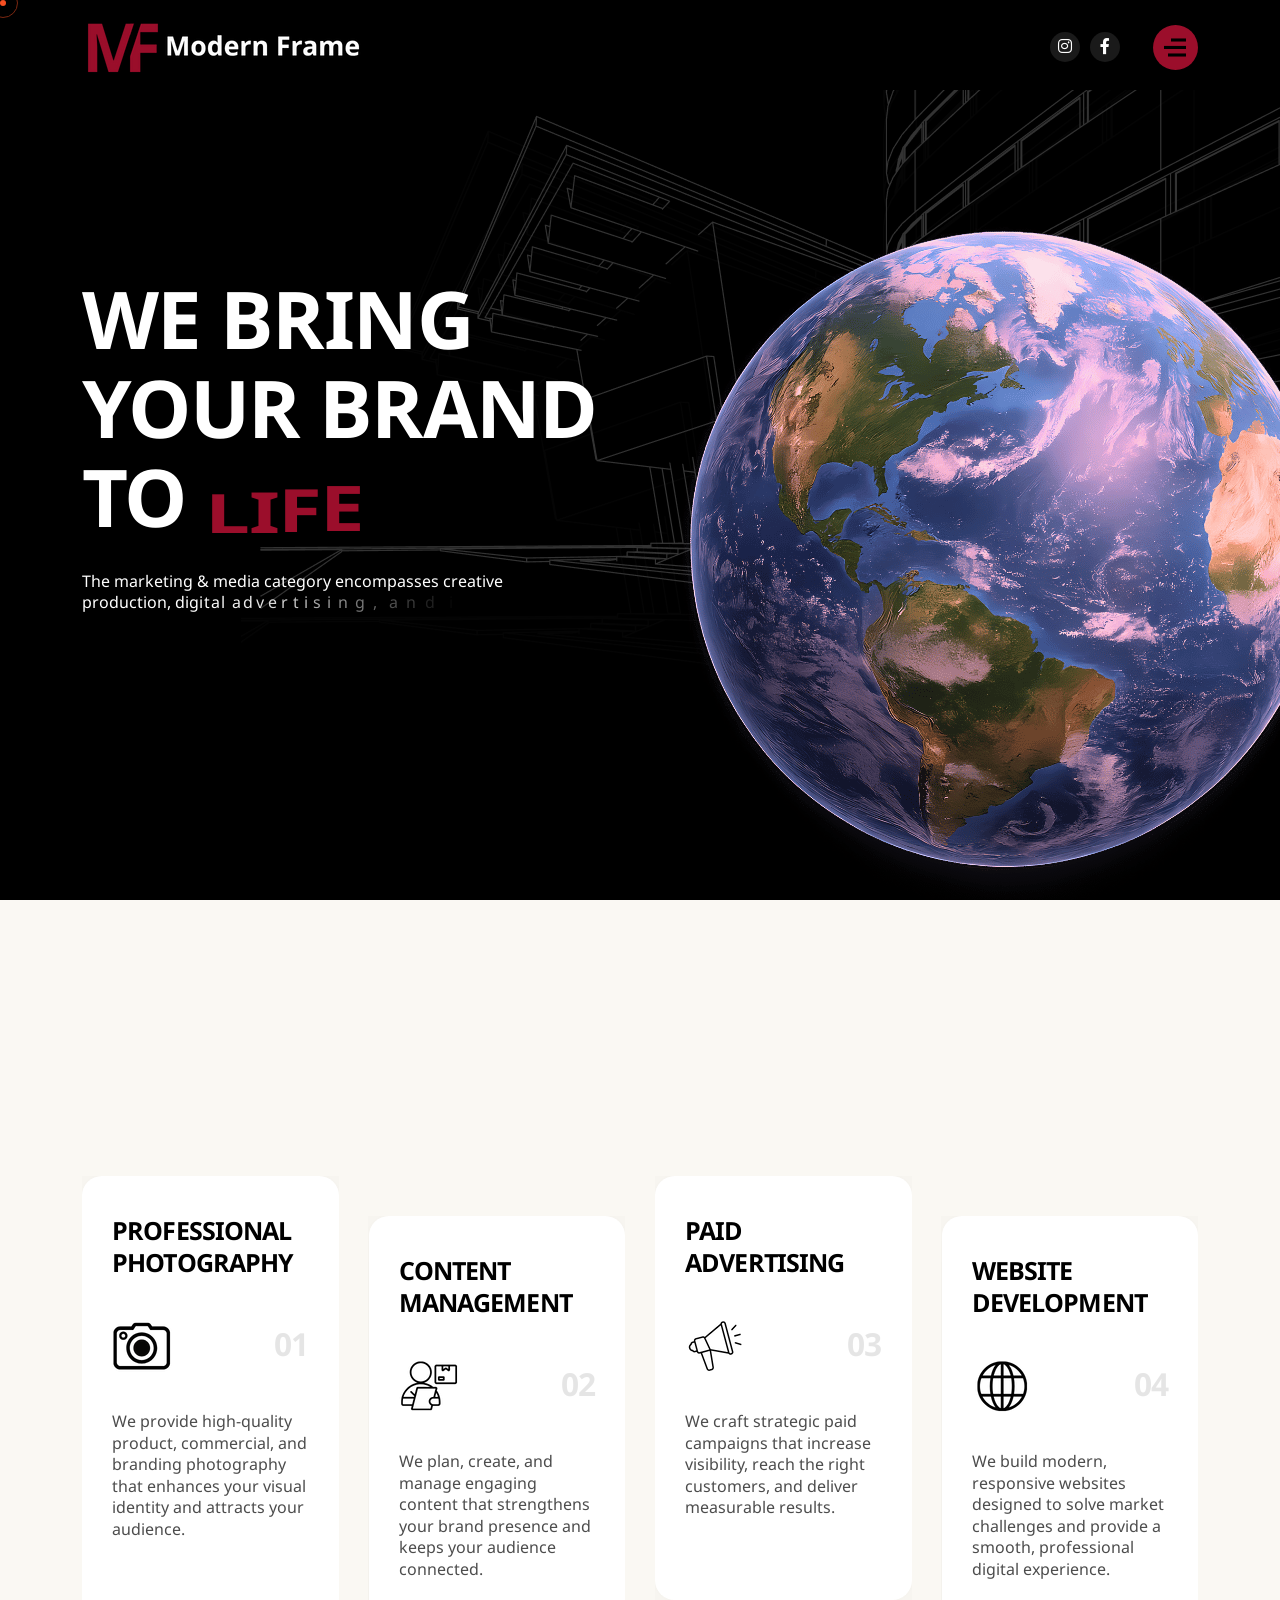
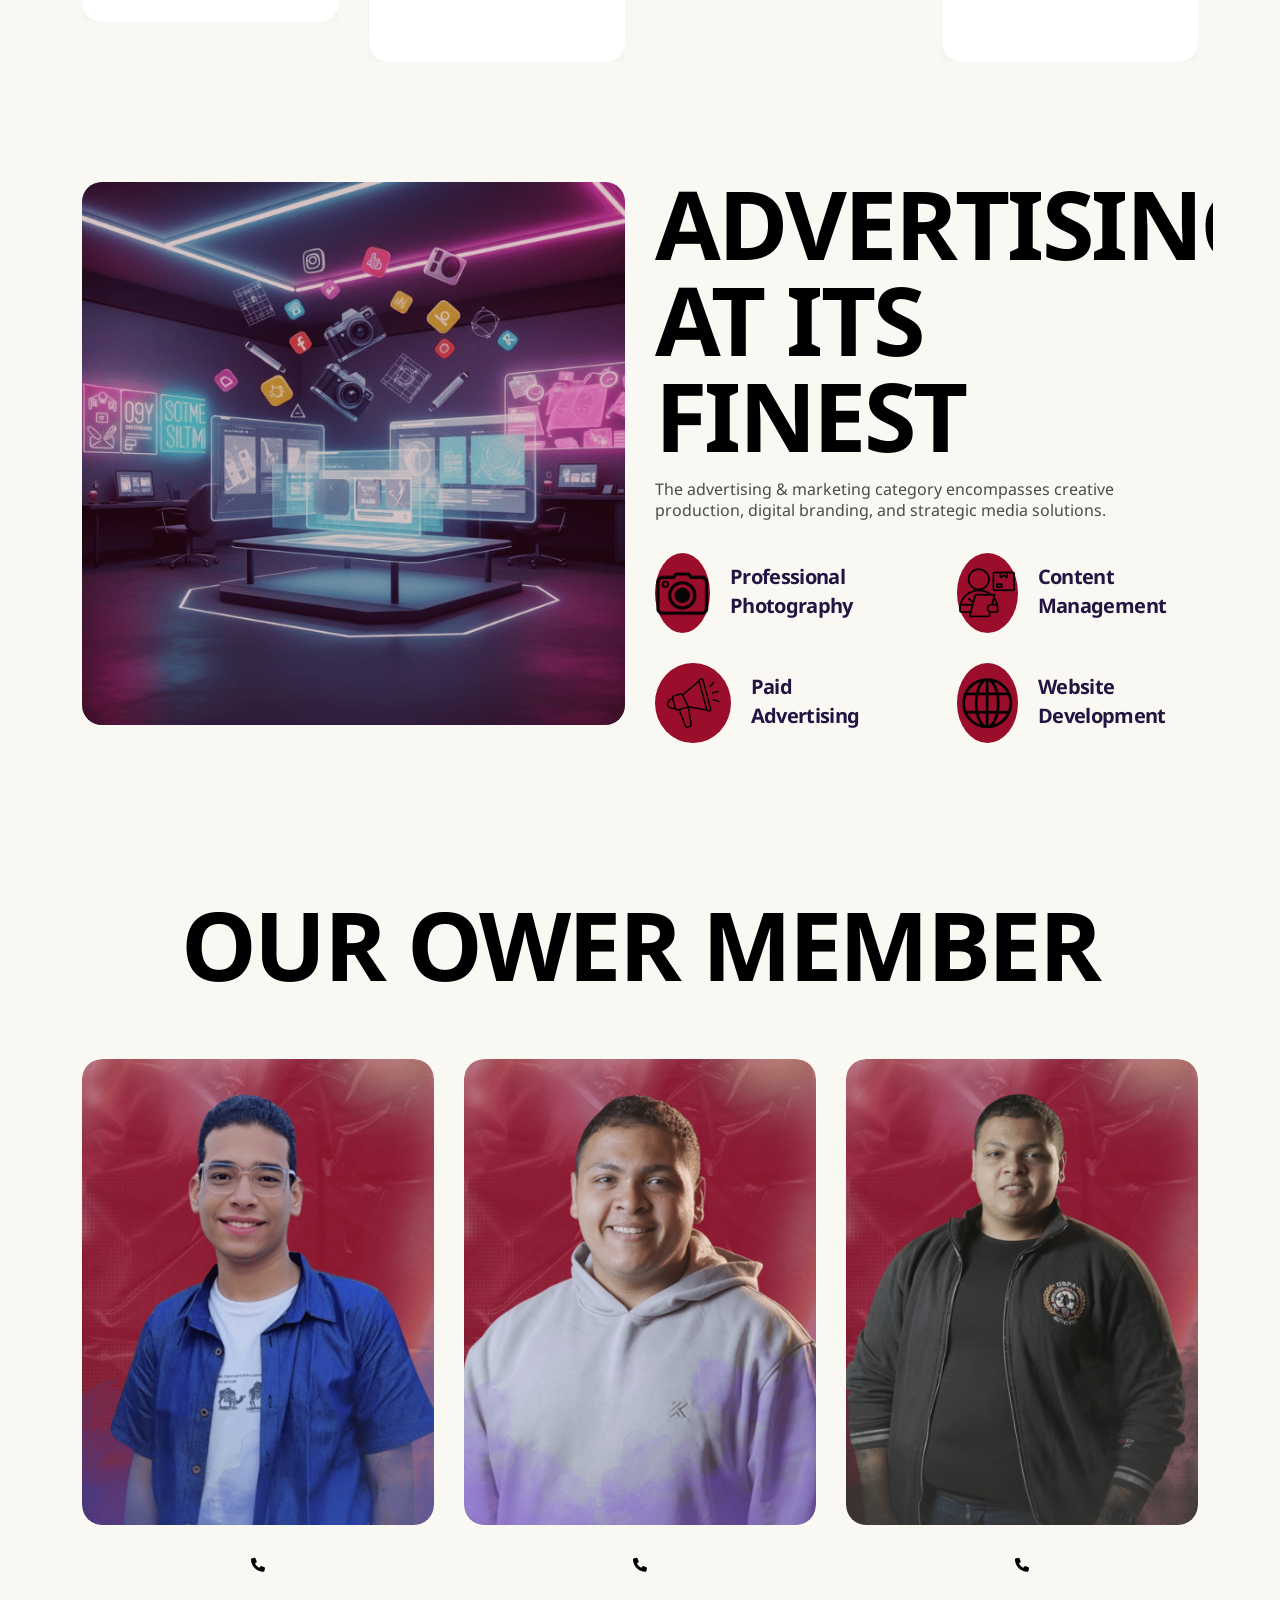
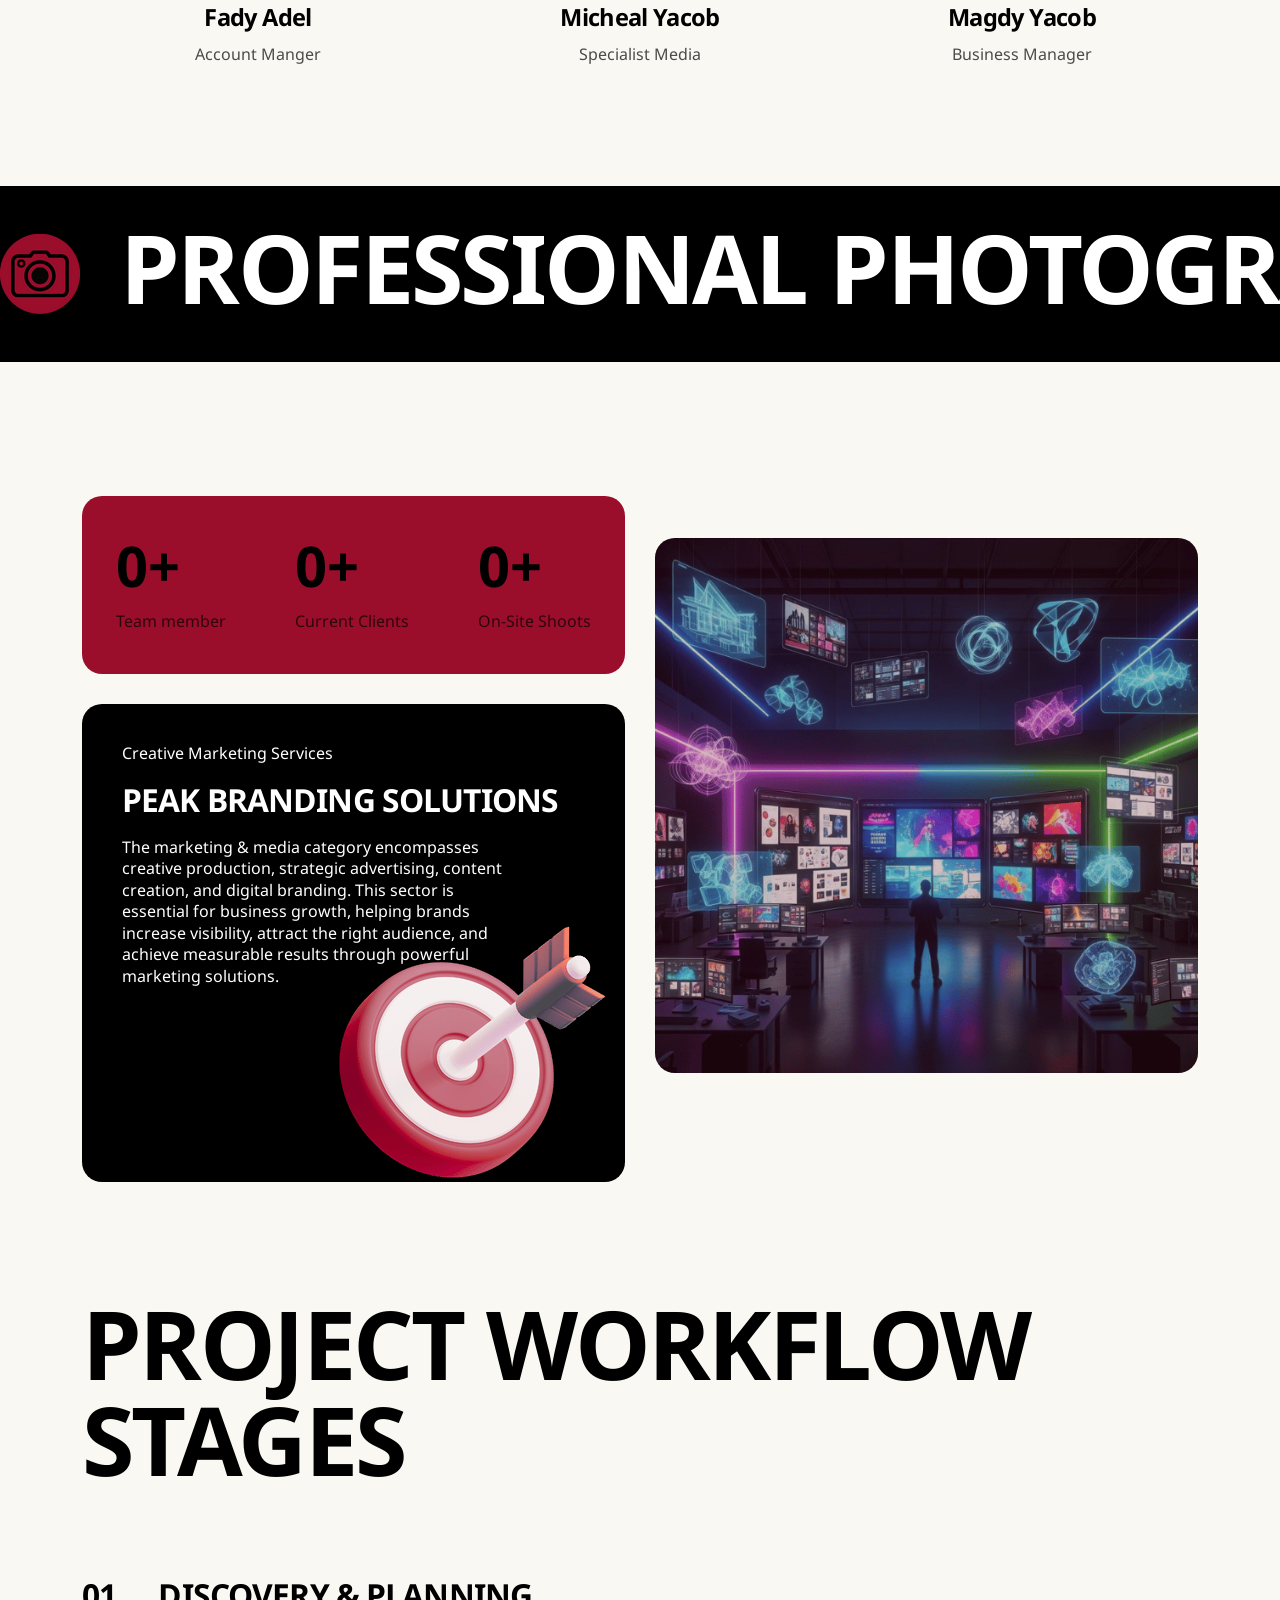
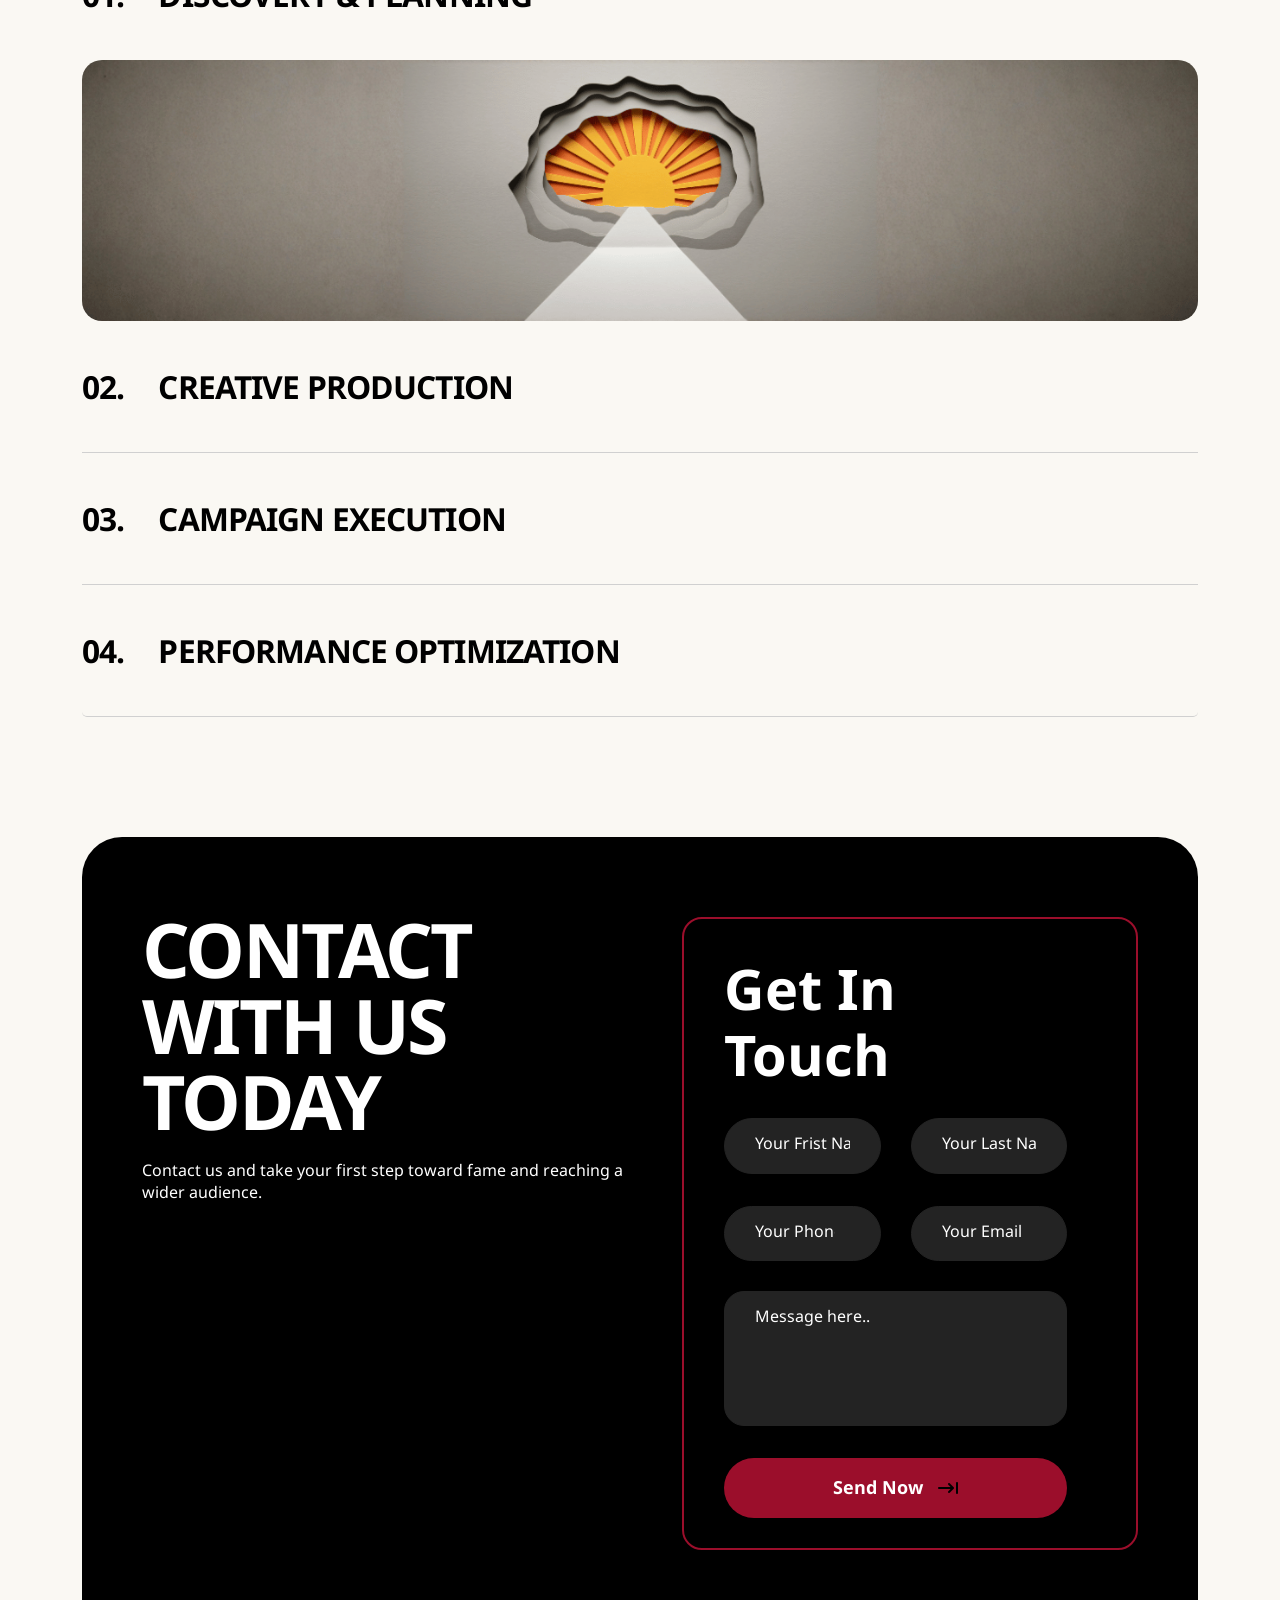
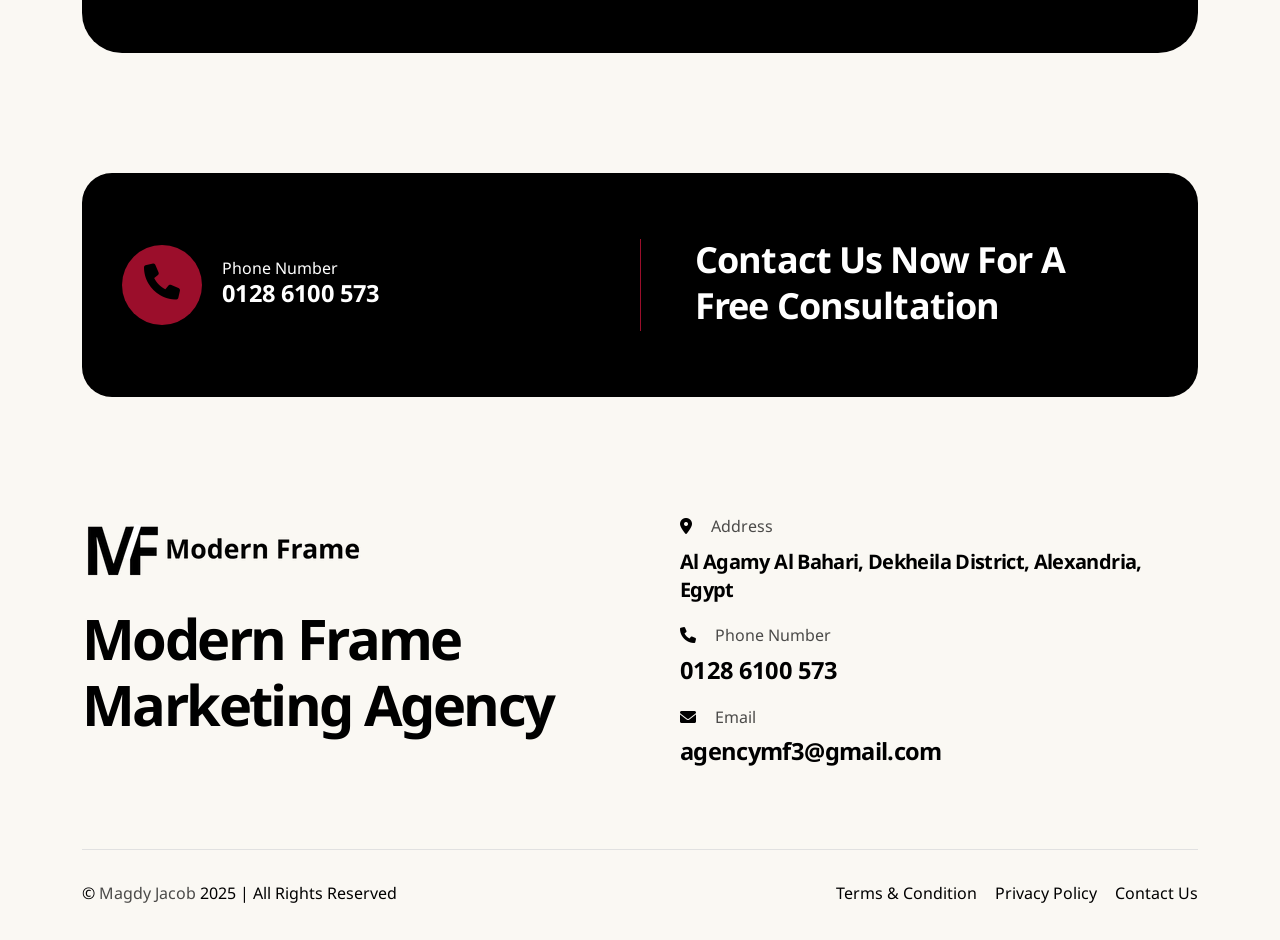
<file: index.html>
<!DOCTYPE html>
<html lang="en">
<!--<< Header Area >>-->

<head>
    <!-- ========== Meta Tags ========== -->
    <meta charset="UTF-8">
    <meta http-equiv="X-UA-Compatible" content="IE=edge">
    <meta name="viewport" content="width=device-width, initial-scale=1">
    <meta name="author" content="mugli">
    <meta name="description" content="Buildra - Construction Figma Template">
    <!-- ======== Page title ============ -->
    <title>M&F Modern Frame</title>
    <!--<< Favcion >>-->
    <link rel="shortcut icon" href="assets/images/favicon.png">
    <!--<< Bootstrap min.css >>-->
    <link rel="stylesheet" href="assets/css/bootstrap.min.css">
    <!--<< All Min Css >>-->
    <link rel="stylesheet" href="assets/css/all.min.css">
    <!--<< Animate.css >>-->
    <link rel="stylesheet" href="assets/css/animate.css">
    <!--<< MeanMenu.css >>-->
    <link rel="stylesheet" href="assets/css/meanmenu.css">
    <!--<< Swiper Bundle.css >>-->
    <link rel="stylesheet" href="assets/css/swiper-bundle.min.css">
    <!--<< Magnific Popup.css >>-->
    <link rel="stylesheet" href="assets/css/magnific-popup.css">
    <!--<< Main.css >>-->
    <link rel="stylesheet" href="assets/css/main.css">
</head>

<body>

    <!-- Mouse Cursor Start -->
    <div class="mouse-cursor cursor-outer"></div>
    <div class="mouse-cursor cursor-inner"></div>

    <!-- Back To Top Start -->
    <button id="back-top" class="back-to-top">
        <i class="fa-solid fa-chevron-up"></i>
    </button>

    <!-- Offcanvas Area Start -->
    <div class="fix-area">
        <div class="offcanvas__info">
            <div class="offcanvas__wrapper">
                <div class="offcanvas__content">
                    <div class="offcanvas__top mb-5 d-flex justify-content-between align-items-center">
                        <div class="offcanvas__logo">
                            <a href="index.html">
                                <img src="assets/images/logo/headerLogo1_1.png" alt="logo-img">
                            </a>
                        </div>
                        <div class="offcanvas__close">
                            <button>
                                <i class="fas fa-times"></i>
                            </button>
                        </div>
                    </div>
                    <p class="text d-none d-xl-block">
                        Our agency delivers creative solutions that blend high-quality photography, unique designs, and effective paid advertising to help brands grow. With a dedicated team focused on solving market challenges, we craft websites that strengthen presence and drive results. We work to expand your reach, engage the right audience, and support your business with smart, modern marketing strategies.
                    </p>
                    <div class="mobile-menu fix mb-3"></div>
                    <div class="offcanvas__contact">
                        <h4>Contact Info</h4>
                        <ul>
                            <li class="d-flex align-items-center">
                                <div class="offcanvas__contact-icon">
                                    <i class="fal fa-map-marker-alt"></i>
                                </div>
                                <div class="offcanvas__contact-text">
                                    <a target="_blank" href="#">Al Agamy Al Bahari, Dekheila District, Alexandria, Egypt</a>
                                </div>
                            </li>
                            <li class="d-flex align-items-center">
                                <div class="offcanvas__contact-icon mr-15">
                                    <i class="fal fa-envelope"></i>
                                </div>
                                <div class="offcanvas__contact-text">
                                    <a href="mailto:agencymf3@gmail.com"><span
                                            class="mailto:info@example.com">agencymf3@gmail.com</span></a>
                                </div>
                            </li>
                            
                            <li class="d-flex align-items-center">
                                <div class="offcanvas__contact-icon mr-15">
                                    <i class="far fa-phone"></i>
                                </div>
                                <div class="offcanvas__contact-text">
                                    <a href="tel:01286100573">0128 6100 573</a>
                                </div>
                            </li>
                        </ul>
                        
                        <div class="social-icon d-flex align-items-center">
                            <a href="https://www.facebook.com/profile.php?id=61582843405067"><i class="fab fa-facebook-f"></i></a>
                            <a href="https://www.instagram.com/agencymf3/"><i class="fab fa-instagram"></i></a>
                        </div>
                    </div>
                </div>
            </div>
        </div>
    </div>
    <div class="offcanvas__overlay"></div>

    <!-- Header Section Start -->
    <header class="header-section-1">
        <div id="header-sticky" class="header-1">
            <div class="container">
                <div class="mega-menu-wrapper">
                    <div class="header-main">
                        <div class="header-left">
                            <div class="logo">
                                <a href="index.html" class="header-logo">
                                    <img src="assets/images/logo/headerLogo1_1.png" alt="logo-img">
                                </a>
                            </div>
                        </div>
                        
                        <div class="header-right d-flex justify-content-end align-items-center">
                            <!-- <div class="header-button">
                                <div class="btn-wrapper">
                                    <a class="gt-btn style3 gt-btn-icon-3 " href="#">Get a quote</a>
                                </div>
                            </div> -->
                            <div class="header-social-icon">
                                <ul>
                                    <li><a href="https://www.instagram.com/agencymf3/"><i class="fa-brands fa-instagram"></i></a></li>
                                    <li><a href="https://www.facebook.com/profile.php?id=61582843405067"><i class="fa-brands fa-facebook-f"></i></a></li>
                                </ul>
                            </div>
                            <div class="header__canvas__hamburger">
                                <div class="sidebar__toggle">
                                    <svg xmlns="http://www.w3.org/2000/svg" width="45" height="45" viewBox="0 0 45 45"
                                        fill="none">
                                        <rect width="45" height="45" rx="22.5" fill="#9b0e2b" />
                                        <line x1="11" y1="22.4615" x2="33" y2="22.4615" stroke="black"
                                            stroke-width="3.07701" />
                                        <path d="M15 30H33" stroke="black" stroke-width="3.07701" />
                                        <path d="M18 15H33" stroke="black" stroke-width="3.07701" />
                                    </svg>
                                </div>
                            </div>
                            <div class="header__hamburger d-block d-xl-none my-auto">
                                <div class="sidebar__toggle">
                                    <i class="fas fa-bars"></i>
                                </div>
                            </div>
                        </div>
                    </div>
                </div>
            </div>
        </div>
    </header>


    <main>
        <!-- Intro Section Start -->
        <div class="intro-section section-bg-black fix">
            <div class="intro-bg-shape img-custom-anim-right wow fadeInUp" data-wow-delay=".5s">
                <img src="assets/images/shape/introShape1_1.png" alt="shape">
            </div>
            <div class="intro-wrapper style1">
                <div class="container">
                    <div class="row">
                        <div class="col-xl-6">
                            <div class="intro-left-part">
                                <div class="intro-title">
                                    <h2>We Bring Your Brand to  <span class="title-big-text">Life</span>
                                    </h2>
                                    <p class="ct-char-animation">The marketing & media category encompasses creative production, digital advertising,
                                        and innovative branding solutions that elevate businesses.
                                    </p>
                                </div>
                                <!-- <div class="intro-btn-content wow fadeInUp" data-wow-delay=".5s">
                                    
                                    <div class="video-btn">
                                        <a class="play-btn popup-video"
                                            href="https://www.youtube.com/watch?v=f2Gzr8sAGB8">
                                            <span><i class="fa-solid fa-play"></i></span>
                                            <h4>Play Now</h4>
                                        </a>
                                    </div>
                                </div> -->
                            </div>
                        </div>
                        <div class="col-xl-6">
                            <div class="intro-right-part">
                                <div class="thumb wow fadeInUp" data-wow-delay=".5s">
                                    <img src=" assets/images/intro/introThumb1_1.png" alt="Thumb">
                                </div>
                            </div>
                        </div>
                    </div>
                </div>
            </div>
        </div>

        <!-- Service Section Start -->
        <div class="service-section section-py-120 fix">
            <div class="service-wrapper style1">
                <div class="container">
                    <div class="title-section style1">
                        <div class="title-content">
                            <h2 class="text-load">Our Services</h2>
                        </div>
                    </div>
                    <div class="row">
                        <div class="col-xl-3 col-lg-6">
                            <div class="service-card style1 img-custom-anim-left wow fadeInUp" data-wow-delay=".5s">
                                <div class="content">
                                    <h3>Professional Photography</h3>
                                    <div class="icon-box">
                                        <img src="assets/images/icon/servicesIcon3_1.png" alt="icon">
                                        <span>01</span>
                                    </div>
                                    <p>We provide high-quality product, commercial, and branding photography that enhances your visual identity and attracts your audience.</p>
                                </div>
                                
                            </div>
                        </div>
                        <div class="col-xl-3 col-lg-6">
                            <div class="service-card style1 img-custom-anim-left wow fadeInUp" data-wow-delay=".5s">
                                <div class="content">
                                    <h3>Content Management</h3>
                                    <div class="icon-box">
                                        <img src="assets/images/icon/servicesIcon3_2.png" alt="icon">
                                        <span>02</span>
                                    </div>
                                    <p>We plan, create, and manage engaging content that strengthens your brand presence and keeps your audience connected.</p>
                                </div>
                                
                            </div>
                        </div>
                        <div class="col-xl-3 col-lg-6">
                            <div class="service-card style1 img-custom-anim-left wow fadeInUp" data-wow-delay=".5s">
                                <div class="content">
                                    <h3>Paid Advertising</h3>
                                    <div class="icon-box">
                                        <img src="assets/images/icon/servicesIcon3_3.png" alt="icon">
                                        <span>03</span>
                                    </div>
                                    <p>We craft strategic paid campaigns that increase visibility, reach the right customers, and deliver measurable results.</p>
                                </div>
                                
                            </div>
                        </div>
                        <div class="col-xl-3 col-lg-6">
                            <div class="service-card style1 img-custom-anim-left wow fadeInUp" data-wow-delay=".5s">
                                <div class="content">
                                    <h3>Website Development</h3>
                                    <div class="icon-box">
                                        <img src="assets/images/icon/servicesIcon3_4.png" alt="icon">
                                        <span>04</span>
                                    </div>
                                    <p>We build modern, responsive websites designed to solve market challenges and provide a smooth, professional digital experience.</p>
                                </div>
                                
                            </div>
                        </div>
                    </div>
                </div>
            </div>
        </div>

        <!-- About Us Section Start -->
        <div class="about-section padding-bottom120 fix">
            <div class="about-wrapper style1">
                <div class="container">
                    <div class="row gy-5">
                        <div class="col-xl-6 ">
                            <div class="about-video-content img-custom-anim-left wow fadeInUp" data-wow-delay=".5s">
                                <div class="video-box-area">
                                    <div class="video-box">
                                        <div class="video-thumb">
                                            <img src="assets/images/about/aboutThumb1_1.png" alt="Thumb">
                                            <div class="overlay"></div>
                                        </div>
                                        
                                    </div>
                                </div>
                            </div>
                        </div>
                        <div class="col-xl-6 img-custom-anim-right wow fadeInUp" data-wow-delay=".5s">
                            <div class="title-section style2">
                                <div class="title-content">
                                    <h2>Advertising at Its Finest</h2>
                                    <p>
                                        The advertising & marketing category encompasses creative production, digital branding, and strategic media solutions.
                                    </p>
                                </div>
                            </div>
                            <div class="about-widget">
                                <div class="single-widget">
                                    <div class="icon-box">
                                        <img src="assets/images/icon/servicesIcon3_1.png" alt="icon">
                                    </div>
                                    <div class="content">
                                        <h4>Professional Photography</h4>
                                    </div>
                                </div>
                                <div class="single-widget">
                                    <div class="icon-box">
                                        <img src="assets/images/icon/servicesIcon3_2.png" alt="icon">
                                    </div>
                                    <div class="content">
                                        <h4>Content Management</h4>
                                    </div>
                                </div>
                                <div class="single-widget">
                                    <div class="icon-box">
                                        <img src="assets/images/icon/servicesIcon3_3.png" alt="icon">
                                    </div>
                                    <div class="content">
                                        <h4>Paid Advertising</h4>
                                    </div>
                                </div>
                                <div class="single-widget">
                                    <div class="icon-box">
                                        <img src="assets/images/icon/servicesIcon3_4.png" alt="icon">
                                    </div>
                                    <div class="content">
                                        <h4>Website Development</h4>
                                    </div>
                                </div>
                            </div>
                            
                        </div>
                    </div>
                </div>
            </div>
        </div>

        <!-- Team Section Start -->
        <div class="team-section padding-bottom120 fix">
            <div class="team-wrapper style1">
                <div class="container">
                    <div class="title-section style1">
                        <div class="title-content wow slideInDown" data-wow-delay=".4s" data-wow-duration="2s">
                            <h2>Our Ower MEMBER</h2>
                        </div>
                    </div>
                    <div class="row gy-5">
                        <div class="col-xl-4 col-lg-4 col-md-4">
                            <div class="team-card style1 wow fadeInLeft" data-wow-delay=".4s" data-wow-duration="3s">
                                <div class="thumb-box">
                                    <div class="thumb">
                                        <img src="assets/images/team/teamThumb1_1.png" alt="thumb">
                                    </div>
                                    <div class="thumb-social-info">
                                        <ul>
                                            <li><a href="#"><i class="fa-brands fa-facebook-f"></i></a></li>
                                            <li><a href="#"><i class="fa-brands fa-twitter"></i></a></li>
                                            <li><a href="#"><i class="fa-brands fa-linkedin-in"></i></a></li>
                                            <li><a href="#"><i class="fa-brands fa-instagram"></i></a></li>
                                        </ul>
                                    </div>
                                </div>
                                <div class="icon">
                                    <a href="tel:01284576153"><i class="fa-light fa-phone"></i></a>
                                </div>
                                <div class="content">
                                    <h4><a href="https://fadyadel.netlify.app/">Fady Adel</a></h4>
                                    <p>Account Manger</p>
                                </div>
                            </div>
                        </div>
                        <div class="col-xl-4 col-lg-4 col-md-4">
                            <div class="team-card style1 wow fadeInLeft" data-wow-delay=".6s" data-wow-duration="2s">
                                <div class="thumb-box">
                                    <div class="thumb">
                                        <img src="assets/images/team/teamThumb1_2.png" alt="thumb">
                                    </div>
                                    <div class="thumb-social-info">
                                        <ul>
                                            <li><a href="https://www.facebook.com/micheal.jacob.396717"><i class="fa-brands fa-facebook-f"></i></a></li>
                                            <li><a href="#"><i class="fa-brands fa-twitter"></i></a></li>
                                            <li><a href="#"><i class="fa-brands fa-linkedin-in"></i></a></li>
                                            <li><a href="#"><i class="fa-brands fa-instagram"></i></a></li>
                                        </ul>
                                    </div>
                                </div>
                                <div class="icon">
                                    <a href="tel:01271431291"><i class="fa-light fa-phone"></i></a>
                                </div>
                                <div class="content">
                                    <h4><a href="https://michealjacob.netlify.app/">Micheal Yacob</a></h4>
                                    <p>Specialist Media</p>
                                </div>
                            </div>
                        </div>
                        <div class="col-xl-4 col-lg-4 col-md-4">
                            <div class="team-card style1 wow fadeInLeft" data-wow-delay=".8s" data-wow-duration="4s">
                                <div class="thumb-box">
                                    <div class="thumb">
                                        <img src="assets/images/team/teamThumb1_3.png" alt="thumb">
                                    </div>
                                    <div class="thumb-social-info">
                                        <ul>
                                            <li><a href="https://www.facebook.com/magdy.jacob.703737/"><i class="fa-brands fa-facebook-f"></i></a></li>
                                            <li><a href="https://github.com/magdy-jacob"><i class="fa-brands fa-github"></i></a></li>
                                            <li><a href="www.linkedin.com/in/magdyjacob"><i class="fa-brands fa-linkedin-in"></i></a></li>
                                            <li><a href="https://www.instagram.com/magdyjacob6/"><i class="fa-brands fa-instagram"></i></a></li>
                                        </ul>
                                    </div>
                                </div>
                                <div class="icon">
                                    <a href="tel:01286100573"><i class="fa-light fa-phone"></i></a>
                                </div>
                                <div class="content">
                                    <h4><a href="https://magdy-jacob.netlify.app/">Magdy Yacob</a></h4>
                                    <p>Business Manager</p>
                                </div>
                            </div>
                        </div>
                    </div>
                </div>
            </div>
        </div>

        <!-- Text Slider Section S T A R T  -->
        <div class="marquee-section padding-bottom120 fix">
            <div class="mycustom-marque wow slideInDown" data-wow-offset="1" data-wow-delay=".5s">
                <div class="scrolling-wrap bg-2">
                    <div class="comm">
                        <div><img src="assets/images/icon/textSliderIcon1_1.png" alt="img"></div>
                        <div class="cmn-textslide-1">Professional Photography</div>
                        <div><img src="assets/images/icon/textSliderIcon1_2.png" alt="img"></div>
                        <div class="cmn-textslide-2">Content Management</div>
                        <div><img src="assets/images/icon/textSliderIcon1_3.png" alt="img"></div>
                        <div class="cmn-textslide-1">Paid Advertising</div>
                        <div><img src="assets/images/icon/textSliderIcon1_4.png" alt="img"></div>
                        <div class="cmn-textslide-2">Website Development</div>
                        <div><img src="assets/images/icon/textSliderIcon1_1.png" alt="img"></div>
                        <div class="cmn-textslide-1">Professional Photography</div>
                        <div><img src="assets/images/icon/textSliderIcon1_2.png" alt="img"></div>
                        <div class="cmn-textslide-2">Content Management</div>
                        <div><img src="assets/images/icon/textSliderIcon1_3.png" alt="img"></div>
                        <div class="cmn-textslide-1">Paid Advertising</div>
                        <div><img src="assets/images/icon/textSliderIcon1_4.png" alt="img"></div>
                        <div class="cmn-textslide-2">Website Development</div>

                    </div>
                    <div class="comm">
                        <div><img src="assets/images/icon/textSliderIcon1_1.png" alt="img"></div>
                        <div class="cmn-textslide-1">Professional Photography</div>
                        <div><img src="assets/images/icon/textSliderIcon1_2.png" alt="img"></div>
                        <div class="cmn-textslide-2">Content Management</div>
                        <div><img src="assets/images/icon/textSliderIcon1_3.png" alt="img"></div>
                        <div class="cmn-textslide-1">Paid Advertising</div>
                        <div><img src="assets/images/icon/textSliderIcon1_4.png" alt="img"></div>
                        <div class="cmn-textslide-2">Website Development</div>
                        <div><img src="assets/images/icon/textSliderIcon1_1.png" alt="img"></div>
                        <div class="cmn-textslide-1">Professional Photography</div>
                        <div><img src="assets/images/icon/textSliderIcon1_2.png" alt="img"></div>
                        <div class="cmn-textslide-2">Content Management</div>
                        <div><img src="assets/images/icon/textSliderIcon1_3.png" alt="img"></div>
                        <div class="cmn-textslide-1">Paid Advertising</div>
                        <div><img src="assets/images/icon/textSliderIcon1_4.png" alt="img"></div>
                        <div class="cmn-textslide-2">Website Development</div>
                    </div>
                </div>
            </div>
        </div>

        <!-- Bento Section S T A R T  --> 
        <div class="bento-section padding-bottom120 fix">
            <div class="bento-wrapper style1">
                <div class="container">
                    <div class="row gy-5">
                        <div class="col-xl-6">
                            <div class="bento-left-part img-custom-anim-left wow fadeInUp" data-wow-delay=".5s">
                                <div class="counter">
                                    <div class="counter-item">
                                        <span class="counters-item">3</span><span>+</span>
                                        <p>Team member</p>
                                    </div>
                                    <div class="counter-item">
                                        <span class="counters-item">4</span><span>+</span>
                                        <p>Current Clients</p>
                                    </div>
                                    <div class="counter-item">
                                        <span class="counters-item">9</span><span>+</span>
                                        <p>On-Site Shoots</p>
                                    </div>
                                </div>
                                <div class="bento-service">
                                    <div class="bg-thumb float-bob-x">
                                        <img src="assets/images/bento/bentoThumb1_1.png" alt="Thumb">
                                    </div>
                                    <div class="content">
                                        <div class="sub-title">
                                            <p>Creative Marketing Services</p>
                                        </div>
                                        <h3>Peak Branding Solutions</h3>
                                        <p>
                                            The marketing & media category encompasses creative production, strategic advertising,
                                            content creation, and digital branding. This sector is essential for business growth,
                                            helping brands increase visibility, attract the right audience, and achieve measurable
                                            results through powerful marketing solutions.
                                        </p>
                                        
                                    </div>
                                </div>
                            </div>
                        </div>
                        <div class="col-xl-6">
                            <div class="bento-right-part img-custom-anim-right wow fadeInUp" data-wow-delay=".5s">
                                <div class="thumb-box">
                                    <div class="thumb">
                                        <img src="assets/images/bento/bentoThumb1_2.png" alt="Thumb">
                                        <div class="overlay"></div>
                                    </div>
                                    
                                </div>
                            </div>
                        </div>
                    </div>
                </div>
            </div>
        </div>

        <!-- Project Section S T A R T  -->
        <div class="project-section padding-bottom120 fix">
            <div class="project-wrapper style1 wow bounceIn" data-wow-delay=".5s" data-wow-duration="2s">
                <div class="container">
                    <div class="title-section style4">
                        <div class="title-content">
                            <h2>Project Workflow Stages</h2>
                        </div>
                    </div>
                    <div class="accordion style1" id="accordionExample">
                        <div class="accordion-item">
                            <h2 class="accordion-header">
                                <button class="accordion-button" type="button" data-bs-toggle="collapse"
                                    data-bs-target="#collapseOne" aria-expanded="true" aria-controls="collapseOne">
                                    <div class="title">
                                        <span>01.</span> <span>Discovery & Planning</span>
                                    </div>
                                    
                                </button>
                            </h2>
                            <div id="collapseOne" class="accordion-collapse collapse show"
                                data-bs-parent="#accordionExample">
                                <div class="accordion-body">
                                    <a href="">
                                        <img src="assets/images/project/projectThumb1_1.png" alt="Factory Image">
                                    </a>
                                </div>
                            </div>
                        </div>
                        <div class="accordion-item">
                            <h2 class="accordion-header">
                                <button class="accordion-button collapsed" type="button" data-bs-toggle="collapse"
                                    data-bs-target="#collapseTwo" aria-expanded="false" aria-controls="collapseTwo">
                                    <div class="title">
                                        <span>02.</span> <span>Creative Production</span>
                                    </div>
                                    
                                </button>
                            </h2>
                            <div id="collapseTwo" class="accordion-collapse collapse"
                                data-bs-parent="#accordionExample">
                                <div class="accordion-body">
                                    <a href="">
                                        <img src="assets/images/project/projectThumb1_2.png" alt="Factory Image">
                                    </a>
                                </div>
                            </div>
                        </div>
                        <div class="accordion-item">
                            <h2 class="accordion-header">
                                <button class="accordion-button collapsed" type="button" data-bs-toggle="collapse"
                                    data-bs-target="#collapseThree" aria-expanded="false" aria-controls="collapseThree">
                                    <div class="title">
                                        <span>03.</span> <span>Campaign Execution</span>
                                    </div>
                                    
                                </button>
                            </h2>
                            <div id="collapseThree" class="accordion-collapse collapse"
                                data-bs-parent="#accordionExample">
                                <div class="accordion-body">
                                    <a href="">
                                        <img src="assets/images/project/projectThumb1_3.png" alt="Factory Image">
                                    </a>
                                </div>
                            </div>
                        </div>
                        <div class="accordion-item">
                            <h2 class="accordion-header">
                                <button class="accordion-button collapsed" type="button" data-bs-toggle="collapse"
                                    data-bs-target="#collapseFour" aria-expanded="false" aria-controls="collapseFour">
                                    <div class="title">
                                        <span>04.</span> <span>Performance Optimization</span>
                                    </div>
                                    
                                </button>
                            </h2>
                            <div id="collapseFour" class="accordion-collapse collapse"
                                data-bs-parent="#accordionExample">
                                <div class="accordion-body">
                                    <a href="">
                                        <img src="assets/images/project/projectThumb1_4.png" alt="Factory Image">
                                    </a>
                                </div>
                            </div>
                        </div>
                    </div>
                </div>
            </div>
        </div>

        <!-- Message Section S T A R T  -->
        <div class="message-section padding-bottom120 fix">
            <div class="message-wrapper style1">
                <div class="container">
                    <div class="message-inner">
                        <div class="message-left-part wow fadeInLeft" data-wow-delay=".3s">
                            <div class="title-section style2" style="opacity: 1;">
                                <div class="title-content">
                                    <h2>Contact With Us Today</h2>
                                    <p>
                                        Contact us and take your first step toward fame and reaching a wider audience.
                                    </p>
                                </div>
                            </div>
                            <div class="map">
                                <iframe
                                    src="https://www.google.com/maps/embed?pb=!1m17!1m12!1m3!1d3416.2828218349146!2d29.773515355526737!3d31.101870430553866!2m3!1f0!2f0!3f0!3m2!1i1024!2i768!4f13.1!3m2!1m1!2s!5e0!3m2!1sar!2seg!4v1763147530678!5m2!1sar!2seg"
                                    width="510" height="330" style="border:0; border-radius: 20px;" allowfullscreen=""
                                    loading="lazy" referrerpolicy="no-referrer-when-downgrade"></iframe>
                            </div>
                        </div>
                        <div class="message-right-part wow fadeInRight" data-wow-delay=".3s">
                            <div class="contact-form">
                                <h3>Get In Touch</h3>
                                <form id="contact-form">
                                    <div class="row gx-30 gy-4">
                                        <div class="col-xl-6">
                                            <input type="text" name="namef" placeholder="Your Frist Name">
                                        </div>
                                        <div class="col-xl-6">
                                            <input type="text" name="namel" placeholder="Your Last Name">
                                        </div>
                                    </div>
                                    <!-- Select Option -->
                                    <div class="row gx-30 gy-4 mt-2 md:mt-0 ">
                                        <div class="col-xl-6">
                                            <input type="number" name="phone" placeholder="Your Phone">
                                        </div>
                                        <div class="col-xl-6">
                                            <input type="email" name="email" placeholder="Your Email">
                                        </div>
                                    </div>
                                    <textarea name="message" placeholder="Message here.."></textarea>
                                    <div class="btn-wrapper">
                                        <button type="submit" class="gt-btn style4 w-100 d-inline-block text-center gt-btn-icon-2">
                                            Send Now
                                        </button>                                        
                                    </div>
                                    <div class="ajax-response"></div>
                                </form>
                            </div>
                        </div>
                    </div>
                </div>
            </div>
        </div>

        <!-- cta Section S T A R T  -->
        <div class="cta-section padding-bottom120 fix">
            <div class="cta-wrapper style1 wow fadeInLeft" data-wow-delay=".3s">
                <div class="container">
                    <div class="cta-inner">
                        <div class="contact-content">
                            <div class="icon">
                                <i class="fa-solid fa-phone"></i>
                            </div>
                            <div class="contact-meta">
                                <p>Phone Number</p>
                                <h4><a href="tel:01286100573">0128 6100 573</a></h4>
                            </div>
                        </div>
                        <div class="cta-title">
                            <h3>Contact us now for a free consultation</h3>
                        </div>
                        
                    </div>
                </div>
            </div>
        </div>
    </main>

    <!-- Footer Section   S T A R T -->
    <footer class="footer-section">
        <div class="footer-widgets-wrapper style1">
            <div class="container">
                <div class="widget">
                    <div class="single-widget wow fadeInLeft" data-wow-delay=".3s">
                        <div class="logo">
                            <img src="assets/images/logo/footerLogo1_1.png" alt="Thumb">
                        </div>
                        <div class="title">
                            <h2>Modern Frame Marketing Agency</h2>
                        </div>
                        
                    </div>
                    <div class="single-widget wow fadeInRight" data-wow-delay=".3s">
                        <div class="footer-contact-menu">
                            <div class="contact-item">
                                <div class="title">
                                    <p><i class="fa-solid fa-location-dot"></i>Address</p>
                                </div>
                                <div class="content">
                                    <h4>Al Agamy Al Bahari, Dekheila District, Alexandria, Egypt</h4>
                                </div>
                            </div>
                            <div class="contact-item">
                                <div class="title">
                                    <p><i class="fa-solid fa-phone"></i>Phone Number </p>
                                </div>
                                <div class="content">
                                    <a href="tel:01286100573">0128 6100 573</a>
                                </div>
                            </div>
                            <div class="contact-item">
                                <div class="title">
                                    <p><i class="fa-solid fa-envelope"></i>Email</p>
                                </div>
                                <div class="content-item">
                                    <a href="mailto:agencymf3@gmail.com">agencymf3@gmail.com</a>
                                </div>
                            </div>
                        </div>
                    </div>
                </div>
            </div>
        </div>
        <div class="footer-bottom ">
            <div class="container">
                <div class="footer-bottom-wrapper style1 d-flex align-items-center justify-content-between">
                    <p class="wow fadeInLeft" data-wow-delay=".3s">
                        © <a href="https://magdy-jacob.netlify.app/">Magdy Jacob</a> 2025 | All Rights Reserved
                    </p>
                    <ul class="footer-services wow fadeInRight" data-wow-delay=".5s">
                        <li><a href="">Terms & Condition</a></li>
                        <li><a href="">Privacy Policy</a></li>
                        <li><a href="">Contact Us</a></li>
                    </ul>
                </div>
            </div>
        </div>
    </footer>



    <script src="assets/js/contact.js"></script>
    <!--<< All JS Plugins >>-->
    <script src="assets/js/jquery-3.7.1.min.js"></script>
    <!-- chroma.js -->
    <script src="assets/js/chroma.min.js"></script>
    <!--<< Bootstrap Js >>-->
    <script src="assets/js/bootstrap.bundle.min.js"></script>
    <!--<< Waypoints Js >>-->
    <script src="assets/js/jquery.waypoints.js"></script>
    <!--<< Counter up Js >>-->
    <script src="assets/js/jquery.counterup.min.js"></script>
    <!--<< Viewport Js >>-->
    <script src="assets/js/viewport.jquery.js"></script>
    <!--<< Tilt Js >>-->
    <script src="assets/js/tilt.min.js"></script>
    <!--<< Swiper Slider Js >>-->
    <script src="assets/js/swiper-bundle.min.js"></script>
    <!--<< Magnific Js >>-->
    <script src="assets/js/magnific-popup.min.js"></script>
    <!--<< MeanMenu Js >>-->
    <script src="assets/js/jquery.meanmenu.min.js"></script>
    <!--<< Gsap Js >>-->
    <script src="assets/js/gsap/gsap.js"></script>
    <!--<< Gsap Scroll to Plugin Js >>-->
    <script src="assets/js/gsap/gsap-scroll-to-plugin.js"></script>
    <!--<< Gsap Smoother Js >>-->
    <script src="assets/js/gsap/gsap-scroll-smoother.js"></script>
    <!--<< Gsap Scroll Trigger Js >>-->
    <script src="assets/js/gsap/gsap-scroll-trigger.js"></script>
    <!--<< Gsap Scroll Split Text Js >>-->
    <script src="assets/js/gsap/gsap-split-text.js"></script>
    <!--<< Custom Gsap Js >>-->
    <script src="assets/js/gsap/custom-gsap.js"></script>
    <!--<< Wow Animation Js >>-->
    <script src="assets/js/wow.min.js"></script>
    <!--<< Main.js >>-->
    <script src="assets/js/main.js"></script>
</body>

</html>
</file>
<file: assets/css/main.css>
/*-----------------------------------------------------------------
Theme Name: Pyrion
Author: 
Author URI: 
Version: 1.0.0 
Description: Pyrion - Factory & Industry Html Templatee  <

-------------------------------------------------------------------
 CSS TABLE OF CONTENTS
-------------------------------------------------------------------

01.Mixins
02.Variables
03.Typography
04.Buttons 
05.Gutter 
06.Container 
07.Animation 
08.Helping 
09.MeanMenu 
10.Preloader
11.Title 
12.Common 
13.Header 
14.Footer 
15.Contact 
16.Service 
17.Intro
18.About
19.Testimonial 
20.Blog 
21.Blog Extra
22.Sidebar
23.Card
24.Feature
25.Form
26.Index
27.Index-2
28.Video
29.Faq
30.simple section
31.Counter section
32.slider
33.Text Slider
34.widge
35.blog page 
36.Project page
37.services page
38.Bento
39.Cta
40.Message
41.Service Details
42.Project Details
43 Team Single

------------------------------------------------------------------*/
/* 01.Mixins */
/* 02.Variables */
/*----------------------------------------------
    # All Variables here
----------------------------------------------*/
@import url('https://fonts.googleapis.com/css2?family=Noto+Sans+Arabic:wght@100..900&display=swap');
:root {
  --body: #fff;
  --black: #000;
  --white: #fff;
  --theme: #9b0e2b;
  --theme2: #FAF8F3;
  --header: #241442;
  --title: #131313;
  --orange: #F74F22;
  --gray1: #F6F8F0;
  --text: #525252;
  --border: #BABBC1;
  --border-2: #D4DCED;
  --bg: #EAECF3;
  --bg2: #EBEDE2;
  --btn-text: #252525;
  --btn-bg: #232323;
  --pra-text: #737373;
  --box-shadow: 0px 4px 25px 0px rgba(0, 0, 0, 0.06);
}

/* 03.Typography */
/* --------------------------------------------
    Template Default Fonts & Fonts Styles
 ---------------------------------------------- */
body {
  font-family: "Noto Sans Arabic", sans-serif;
  font-size: 16px;
  font-weight: normal;
  line-height: 28px;
  color: var(--text);
  background-color: var(--theme2);
  padding: 0;
  margin: 0;
  overflow-x: hidden;
}

ul {
  padding: 0;
  margin: 0;
  list-style: none;
}

button {
  border: none;
  background-color: transparent;
  padding: 0;
}

input:focus {
  color: var(--text);
  outline: none;
}

input::placeholder {
  color: #767771;
}

h1,
h2,
h3,
h4,
h5,
h6 {
  font-family: "Noto Sans Arabic", sans-serif;

  margin: 0px;
  padding: 0;
  color: var(--header);
  transition: all 0.4s ease-in-out;
}

h1 {
  font-size: 100px;
  font-weight: 700;
  line-height: 100px;
}
@media (max-width: 1399px) {
  h1 {
    font-size: 75px;
  }
}

h2 {
  font-family: "Noto Sans Arabic", sans-serif;

  font-size: 95.25px;
  font-weight: 700;
  line-height: 96px;
  letter-spacing: -2.592px;
  text-transform: uppercase;
}
@media (max-width: 767px) {
  h2 {
    font-size: 45px;
  }
}
@media (max-width: 575px) {
  h2 {
    font-size: 28px;
  }
}

h3 {
  font-family: "Noto Sans Arabic", sans-serif;

  font-size: 31.75px;
  font-weight: 700;
  line-height: 32px;
  letter-spacing: -0.864px;
  text-transform: uppercase;
}
@media (max-width: 767px) {
  h3 {
    font-size: 16px;
  }
}

h4 {
  font-family: "Noto Sans Arabic", sans-serif;

  font-size: 23.625px;
  font-weight: 700;
  line-height: 28.8px;
  letter-spacing: -0.648px;
}
@media (max-width: 1399px) {
  h4 {
    font-size: 20px;
  }
}

h5 {
  font-family: "Noto Sans Arabic", sans-serif;

  font-size: 18px;
  font-weight: 700;
  line-height: 18px;
}

h6 {
  font-size: 16px;
  font-weight: 400;
  line-height: 21.6px;
}

h2 a {
  font-family: "Noto Sans Arabic", sans-serif;

  font-size: 95.25px;
  font-weight: 700;
  line-height: 96px;
  letter-spacing: -2.592px;
  text-transform: uppercase;
}
@media (max-width: 767px) {
  h2 a {
    font-size: 34px;
  }
}
@media (max-width: 575px) {
  h2 a {
    font-size: 28px;
  }
}

h3 a {
  font-family: "Noto Sans Arabic", sans-serif;

  font-size: 31.75px;
  font-weight: 700;
  line-height: 32px;
  letter-spacing: -0.864px;
  text-transform: uppercase;
}
@media (max-width: 767px) {
  h3 a {
    font-size: 16px;
  }
}

h4 a {
  font-family: "Noto Sans Arabic", sans-serif;

  font-size: 23.625px;
  font-weight: 700;
  line-height: 28.8px;
  letter-spacing: -0.648px;
}

h5 a {
  font-family: "Noto Sans Arabic", sans-serif;

  font-size: 18px;
  font-weight: 700;
  line-height: 18px;
}

h6 a {
  font-size: 16px;
  font-weight: 400;
  line-height: 21.6px;
}

a {
  text-decoration: none;
  outline: none !important;
  cursor: pointer;
  color: var(--header);
  transition: all 0.4s ease-in-out;
}
a:hover {
  color: var(--orange) !important;
}

p {
  margin: 0px;
  transition: all 0.4s ease-in-out;
  font-family: "Noto Sans Arabic", sans-serif;

  font-size: 16px;
  font-weight: 400;
  line-height: 21.6px;
}

span {
  margin: 0px;
  transition: all 0.4s ease-in-out;
}

span a {
  font-family: "Noto Sans Arabic", sans-serif;

  font-size: 18px;
  font-style: normal;
  font-weight: 400;
  line-height: 28px;
}

/* 04.Buttons */
/*----------------------------------------------
    # Buttons style here
----------------------------------------------*/
.header-left .logo img{
  width: 100%;
}
@media (max-width: 450px) {
  .header-left .logo img{
    width: 80%;
  }
}
.gt-btn.style1 {
  display: inline-block;
  position: relative;
  z-index: 99;
  overflow: hidden;
  font-family: "Noto Sans Arabic", sans-serif;

  color: var(--white);
  font-size: 18px;
  font-weight: 700;
  line-height: 18px;
  border-radius: 999px;
  background: var(--btn-bg);
  padding: 18px 30px;
  border: 1px solid transparent;
  transition: all 0.3s ease-in-out;
  -webkit-transition: all 0.3s ease-in-out;
  -moz-transition: all 0.3s ease-in-out;
  -ms-transition: all 0.3s ease-in-out;
  -o-transition: all 0.3s ease-in-out;
}
@media (max-width: 450px) {
  .gt-btn.style1 {
    font-size: 14px;
    line-height: 14px;
    padding: 14px 20px;
  }
}
.gt-btn.style1 a {
  color: var(--white) !important;
  display: inline-block;
}
.gt-btn.style1 i {
  margin-left: 6px;
}
.gt-btn.style1:before {
  transition-duration: 800ms;
  position: absolute;
  width: 210%;
  height: 290%;
  content: "";
  top: 162%;
  left: 50%;
  background: var(--theme);
  -webkit-transform: translateX(-50%);
  transform: translateX(-50%) rotate(-8deg);
  border-radius: 80%;
  z-index: -1;
}
.gt-btn.style1:hover {
  color: var(--white) !important;
  border: 1px solid var(--theme);
}
.gt-btn.style1:hover.gt-btn-icon-1::after {
  color: var(--white);
}
.gt-btn.style1:hover:before {
  top: -96%;
}
.gt-btn.style2 {
  display: inline-block;
  position: relative;
  z-index: 1;
  overflow: hidden;
  font-family: "Noto Sans Arabic", sans-serif;

  color: var(--black);
  font-size: 18px;
  font-weight: 700;
  line-height: 18px;
  border-radius: 999px;
  background: var(--theme2);
  padding: 20px 30px;
  border: 1px solid transparent;
  transition: all 0.3s ease-in-out;
  -webkit-transition: all 0.3s ease-in-out;
  -moz-transition: all 0.3s ease-in-out;
  -ms-transition: all 0.3s ease-in-out;
  -o-transition: all 0.3s ease-in-out;
}
@media (max-width: 450px) {
  .gt-btn.style2 {
    font-size: 14px;
    line-height: 14px;
    padding: 14px 20px;
  }
}
.gt-btn.style2 a {
  color: var(--white) !important;
  display: inline-block;
}
.gt-btn.style2 i {
  margin-left: 6px;
}
.gt-btn.style2:before {
  transition-duration: 800ms;
  position: absolute;
  width: 210%;
  height: 290%;
  content: "";
  top: 162%;
  left: 50%;
  background: var(--theme);
  -webkit-transform: translateX(-50%);
  transform: translateX(-50%) rotate(-8deg);
  border-radius: 80%;
  z-index: -1;
}
.gt-btn.style2:hover {
  color: var(--black) !important;
  border: 1px solid var(--theme);
}
.gt-btn.style2:hover.gt-btn-icon-2::after {
  color: var(--black);
}
.gt-btn.style2:hover:before {
  top: -96%;
}
.gt-btn.style3 {
  display: inline-block;
  position: relative;
  z-index: 1;
  overflow: hidden;
  font-family: "Noto Sans Arabic", sans-serif;

  color: var(--white);
  font-size: 18px;
  font-weight: 700;
  line-height: 18px;
  border-radius: 999px;
  background: var(--black);
  padding: 20px 30px;
  border: 1px solid transparent;
  transition: all 0.3s ease-in-out;
  -webkit-transition: all 0.3s ease-in-out;
  -moz-transition: all 0.3s ease-in-out;
  -ms-transition: all 0.3s ease-in-out;
  -o-transition: all 0.3s ease-in-out;
}
@media (max-width: 450px) {
  .gt-btn.style3 {
    font-size: 14px;
    line-height: 14px;
    padding: 14px 20px;
  }
}
.gt-btn.style3 a {
  color: var(--white) !important;
  display: inline-block;
}
.gt-btn.style3 i {
  margin-left: 6px;
}
.gt-btn.style3:before {
  transition-duration: 800ms;
  position: absolute;
  width: 210%;
  height: 290%;
  content: "";
  top: 162%;
  left: 50%;
  background: var(--theme);
  -webkit-transform: translateX(-50%);
  transform: translateX(-50%) rotate(-8deg);
  border-radius: 80%;
  z-index: -1;
}
.gt-btn.style3:hover {
  color: var(--white) !important;
  border: 1px solid var(--theme);
}
.gt-btn.style3:hover.gt-btn-icon-2::after {
  color: var(--black);
}
.gt-btn.style3:hover:before {
  top: -96%;
}
.gt-btn.style4 {
  display: inline-block;
  position: relative;
  z-index: 1;
  overflow: hidden;
  font-family: "Noto Sans Arabic", sans-serif;
  color: var(--white);
  font-size: 18px;
  font-weight: 700;
  line-height: 18px;
  border-radius: 999px;
  background: var(--theme);
  padding: 20px 30px;
  border: 1px solid transparent;
  transition: all 0.3s ease-in-out;
  -webkit-transition: all 0.3s ease-in-out;
  -moz-transition: all 0.3s ease-in-out;
  -ms-transition: all 0.3s ease-in-out;
  -o-transition: all 0.3s ease-in-out;
}
@media (max-width: 450px) {
  .gt-btn.style4 {
    font-size: 14px;
    line-height: 14px;
    padding: 14px 20px;
  }
}
.gt-btn.style4 a {
  color: var(--white) !important;
  display: inline-block;
}
.gt-btn.style4 i {
  margin-left: 6px;
}
.gt-btn.style4:before {
  transition-duration: 800ms;
  position: absolute;
  width: 210%;
  height: 290%;
  content: "";
  top: 162%;
  left: 50%;
  background: var(--black);
  -webkit-transform: translateX(-50%);
  transform: translateX(-50%) rotate(-8deg);
  border-radius: 80%;
  z-index: -1;
}
.gt-btn.style4:hover {
  color: var(--white) !important;
  border: 1px solid var(--theme);
}
.gt-btn.style4:hover.gt-btn-icon-2::after {
  color: var(--white);
}
.gt-btn.style4:hover:before {
  top: -96%;
}
.gt-btn.style5 {
  color: var(--white);
  font-family: "Noto Sans Arabic", sans-serif;

  font-size: 18px;
  font-style: normal;
  font-weight: 700;
  line-height: 18px;
}
@media (max-width: 450px) {
  .gt-btn.style5 {
    font-size: 14px;
    line-height: 14px;
    padding: 14px 20px;
  }
}
.gt-btn.style5:hover {
  color: var(--theme) !important;
}
.gt-btn.style5:hover.gt-btn-icon-1::after {
  color: var(--theme) !important;
}
.gt-btn.style5:hover.gt-btn-icon-3::before {
  color: var(--theme) !important;
}
.gt-btn.style6 {
  color: var(--black);
  font-family: "Noto Sans Arabic", sans-serif;

  font-size: 18px;
  font-style: normal;
  font-weight: 700;
  line-height: 18px;
}
@media (max-width: 450px) {
  .gt-btn.style6 {
    font-size: 14px;
    line-height: 14px;
    padding: 14px 20px;
  }
}
.gt-btn.style6:hover {
  color: var(--theme) !important;
}
.gt-btn.style6:hover.gt-btn-icon-2::after {
  color: var(--theme) I !important;
}
.gt-btn-icon-1::after {
  content: "\e3d5";
  position: relative;
  color: var(--white);
  font-family: "Font Awesome 6 Pro";
  font-size: 16px;
  font-style: normal;
  font-weight: 900;
  line-height: normal;
  margin-left: 10px;
  transition: all 0.3s ease-in-out;
  -webkit-transition: all 0.3s ease-in-out;
  -moz-transition: all 0.3s ease-in-out;
  -ms-transition: all 0.3s ease-in-out;
  -o-transition: all 0.3s ease-in-out;
}
.gt-btn-icon-2::after {
  content: "\e3d5";
  position: relative;
  color: var(--black);
  font-family: "Font Awesome 6 Pro";
  font-size: 16px;
  font-style: normal;
  font-weight: 900;
  line-height: normal;
  margin-left: 10px;
  transition: all 0.3s ease-in-out;
  -webkit-transition: all 0.3s ease-in-out;
  -moz-transition: all 0.3s ease-in-out;
  -ms-transition: all 0.3s ease-in-out;
  -o-transition: all 0.3s ease-in-out;
}
.gt-btn-icon-3::before {
  content: "\e3d4";
  position: relative;
  color: var(--white);
  font-family: "Font Awesome 6 Pro";
  font-size: 16px;
  font-style: normal;
  font-weight: 900;
  line-height: normal;
  margin-right: 10px;
  transition: all 0.3s ease-in-out;
  -webkit-transition: all 0.3s ease-in-out;
  -moz-transition: all 0.3s ease-in-out;
  -ms-transition: all 0.3s ease-in-out;
  -o-transition: all 0.3s ease-in-out;
}

/* 05.Gutter */
/*----------------------------------------------
    # Gutter  style here
----------------------------------------------*/
@media (min-width: 1600px) {
  .gx-40 {
    --bs-gutter-x: 40px;
  }
  .gx-20 {
    --bs-gutter-x: 20px;
  }
  .gx-30 {
    --bs-gutter-x: 30px;
  }
  .gx-60 {
    --bs-gutter-x: 60px;
  }
  .gx-64 {
    --bs-gutter-x: 64px;
  }
  .gx-47 {
    --bs-gutter-x: 47px;
  }
  .gx-80 {
    --bs-gutter-x: 80px;
  }
  .gx-120 {
    --bs-gutter-x: 120px;
  }
  .gx-134 {
    --bs-gutter-x: 134px;
  }
  .gx-140 {
    --bs-gutter-x: 140px;
  }
  .gx-165 {
    --bs-gutter-x: 165px;
  }
  .gy-30 {
    --bs-gutter-y: 30px;
  }
}
.gx-0 {
  --bs-gutter-x: 0px;
}

/* 06.Container */
/*----------------------------------------------
    # Container  style here
----------------------------------------------*/
@media (min-width: 1400px) {
  .causes-wrapper.style1 .container {
    max-width: 1352px;
  }
}
@media (min-width: 1600px) {
  .footer-widgets-wrapper.style1 .container {
    max-width: 1338px;
  }
}
/* 07.Animation */
/*----------------------------------------------
    # All Animation style here
----------------------------------------------*/
@-webkit-keyframes rippleOne {
  70% {
    -webkit-box-shadow: 0 0 0 40px rgba(244, 68, 56, 0);
    box-shadow: 0 0 0 40px rgba(244, 68, 56, 0);
  }
  100% {
    -webkit-box-shadow: 0 0 0 0 rgba(244, 68, 56, 0);
    box-shadow: 0 0 0 0 rgba(244, 68, 56, 0);
  }
}
@keyframes rippleOne {
  70% {
    -webkit-box-shadow: 0 0 0 40px rgba(244, 68, 56, 0);
    box-shadow: 0 0 0 40px rgba(244, 68, 56, 0);
  }
  100% {
    -webkit-box-shadow: 0 0 0 0 rgba(244, 68, 56, 0);
    box-shadow: 0 0 0 0 rgba(244, 68, 56, 0);
  }
}
.ripple-effect {
  display: inline-block;
  width: 60px;
  height: 60px;
  line-height: 60px;
  text-align: center;
  background-color: #F3E7E0;
  border: 1px solid var(--white);
  border-radius: 50%;
  -webkit-box-shadow: 0 0 0 0 rgb(255, 238, 211);
  box-shadow: 0 0 0 0 rgb(255, 217, 196);
  animation: rippleOne 2s infinite;
}
.ripple-effect .playerImg {
  width: 19px;
  height: 24px;
}

/*img-animation**********************/
@keyframes scroll {
  0% {
    transform: translateX(0);
  }
  100% {
    transform: translateX(-100%);
  }
}
@keyframes scroll2 {
  0% {
    transform: translateX(0%);
  }
  100% {
    transform: translateX(-200%);
  }
}
.img-custom-anim-right {
  animation: img-anim-right 1.3s forwards cubic-bezier(0.645, 0.045, 0.355, 1) 0.4s;
  opacity: 0;
}

@media (max-width: 424px) {
  .bento-wrapper.style1 .bento-right-part .thumb-content{
    top: 30% !important;
  }
}

@keyframes img-anim-right {
  0% {
    transform: translateX(5%);
    clip-path: inset(0 0 0 100%);
    opacity: 0;
  }
  100% {
    transform: translateX(0);
    clip-path: inset(0 0 0 0);
    opacity: 1;
  }
}
.img-custom-anim-left {
  animation: img-anim-left 1.3s forwards cubic-bezier(0.645, 0.045, 0.355, 1) 0.4s;
  opacity: 0;
}

@keyframes img-anim-left {
  0% {
    transform: translateX(-5%);
    clip-path: inset(0 100% 0 0);
    opacity: 0;
  }
  100% {
    transform: translateX(0);
    clip-path: inset(0 0 0 0);
    opacity: 1;
  }
}
.img-custom-anim-top {
  animation: img-anim-top 1.3s forwards cubic-bezier(0.645, 0.045, 0.355, 1);
  opacity: 0;
}

@keyframes img-anim-top {
  0% {
    transform: translateY(-5%);
    clip-path: inset(0 0 100% 0);
    opacity: 0;
  }
  100% {
    transform: translateY(0);
    clip-path: inset(0 0 0 0);
    opacity: 1;
  }
}
@keyframes up-down {
  0% {
    transform: translateY(10px);
  }
  100% {
    transform: translateY(-10px);
  }
}
@keyframes move-directions {
  0% {
    transform: translateX(0) translateY(0);
  }
  33% {
    transform: translateX(10px);
  }
  66% {
    transform: translateY(-10px);
  }
  100% {
    transform: translateY(10px);
  }
}
@keyframes zoom-in-out {
  0% {
    transform: scale(1);
  }
  50% {
    transform: scale(1.2);
  }
  100% {
    transform: scale(1);
  }
}
@-webkit-keyframes spinner {
  to {
    -webkit-transform: rotateZ(360deg);
    transform: rotateZ(360deg);
  }
}
@keyframes spinner {
  to {
    -webkit-transform: rotateZ(360deg);
    transform: rotateZ(360deg);
  }
}
@-webkit-keyframes letters-loading {
  0%, 75%, 100% {
    opacity: 0;
    transform: rotateY(-90deg);
  }
  25%, 50% {
    opacity: 1;
    transform: rotateY(0deg);
  }
}
@keyframes letters-loading {
  0%, 75%, 100% {
    opacity: 0;
    transform: rotateY(-90deg);
  }
  25%, 50% {
    opacity: 1;
    transform: rotateY(0deg);
  }
}
@keyframes loaderspin {
  0% {
    transform: translate(-50%, -50%) rotate(0deg);
  }
  100% {
    transform: translate(-50%, -50%) rotate(360deg);
  }
}
@keyframes tpswing {
  0% {
    -webkit-transform: rotate(20deg);
    -ms-transform: rotate(20deg);
    transform: rotate(20deg);
  }
  100% {
    -webkit-transform: rotate(0deg);
    -ms-transform: rotate(0deg);
    transform: rotate(0deg);
  }
}
@keyframes width {
  0% {
    width: 0%;
  }
  100% {
    width: 100%;
  }
}
@-webkit-keyframes width {
  0% {
    width: 0%;
  }
  100% {
    width: 100%;
  }
}
@-webkit-keyframes loaderspin {
  0% {
    transform: translate(-50%, -50%) rotate(0deg);
  }
  100% {
    transform: translate(-50%, -50%) rotate(360deg);
  }
}
@keyframes loaderpulse {
  0% {
    transform: scale(1);
  }
  100% {
    transform: scale(1.2);
  }
}
@keyframes rounded {
  50% {
    transform: rotate(20deg);
  }
}
.cir36 {
  animation: cir36 20s linear infinite;
  -webkit-animation: cir36 20s linear infinite;
}

@keyframes cir36 {
  100% {
    transform: rotate(360deg);
  }
}
.float-bob-y {
  -webkit-animation-name: float-bob-y;
  animation-name: float-bob-y;
  -webkit-animation-duration: 3s;
  animation-duration: 3s;
  -webkit-animation-iteration-count: infinite;
  animation-iteration-count: infinite;
  -webkit-animation-timing-function: linear;
  animation-timing-function: linear;
}

@-webkit-keyframes float-bob-y {
  0% {
    -webkit-transform: translateY(-30px);
    transform: translateY(-30px);
  }
  50% {
    -webkit-transform: translateY(-10px);
    transform: translateY(-10px);
  }
  100% {
    -webkit-transform: translateY(-30px);
    transform: translateY(-30px);
  }
}
@keyframes float-bob-y {
  0% {
    -webkit-transform: translateY(-30px);
    transform: translateY(-30px);
  }
  50% {
    -webkit-transform: translateY(-10px);
    transform: translateY(-10px);
  }
  100% {
    -webkit-transform: translateY(-30px);
    transform: translateY(-30px);
  }
}
.float-bob-x {
  -webkit-animation-name: float-bob-x;
  animation-name: float-bob-x;
  -webkit-animation-duration: 3s;
  animation-duration: 3s;
  -webkit-animation-iteration-count: infinite;
  animation-iteration-count: infinite;
  -webkit-animation-timing-function: linear;
  animation-timing-function: linear;
}

@-webkit-keyframes float-bob-x {
  0% {
    -webkit-transform: translateX(0px);
    transform: translateX(30px);
  }
  50% {
    -webkit-transform: translateX(10px);
    transform: translateX(10px);
  }
  100% {
    -webkit-transform: translateX(30px);
    transform: translateX(30px);
  }
}
@keyframes float-bob-x {
  0% {
    -webkit-transform: translateX(30px);
    transform: translateX(30px);
  }
  50% {
    -webkit-transform: translateX(10px);
    transform: translateX(10px);
  }
  100% {
    -webkit-transform: translateX(30px);
    transform: translateX(30px);
  }
}
@keyframes bounce-x {
  0% {
    -webkit-transform: translateX(0);
    transform: translateX(0);
  }
  50% {
    -webkit-transform: translateX(30px);
    transform: translateX(30px);
  }
  100% {
    -webkit-transform: translateX(0);
    transform: translateX(0);
  }
}
.bounce-x {
  -webkit-animation: bounce-x 7s infinite linear;
  animation: bounce-x 7s infinite linear;
}

@keyframes criss-cross-left {
  0% {
    left: -20px;
  }
  50% {
    left: 50%;
    width: 20px;
    height: 20px;
  }
  100% {
    left: 50%;
    width: 375px;
    height: 375px;
  }
}
@keyframes criss-cross-right {
  0% {
    right: -20px;
  }
  50% {
    right: 50%;
    width: 20px;
    height: 20px;
  }
  100% {
    right: 50%;
    width: 375px;
    height: 375px;
  }
}
@keyframes rotated2 {
  0% {
    transform: rotate(0);
  }
  100% {
    transform: rotate(-360deg);
  }
}
@keyframes wave {
  0% {
    transform: translateX(0);
  }
  50% {
    transform: translateX(-25%);
  }
  100% {
    transform: translateX(-50%);
  }
}
@keyframes animate-positive {
  0% {
    width: 0;
  }
  100% {
    width: var(--progress-width);
  }
}
.reveal {
  position: relative;
  display: -ms-inline-flexbox;
  visibility: hidden;
  overflow: hidden;
}

.reveal img {
  height: 100%;
  width: 100%;
  display: inline-block;
  -o-object-fit: cover;
  object-fit: cover;
  transform-origin: left;
}

.image-anime {
  position: relative;
  overflow: hidden;
}

.image-anime:after {
  content: "";
  position: absolute;
  width: 200%;
  height: 0%;
  left: 50%;
  top: 50%;
  background-color: rgba(255, 255, 255, 0.3);
  transform: translate(-50%, -50%) rotate(-45deg);
  z-index: 1;
}

.image-anime:hover:after {
  height: 250%;
  transition: all 600ms linear;
  background-color: transparent;
}

/*------------------- 3.10. Animation -------------------*/
.ripple-animation,
.play-btn:after,
.play-btn:before {
  animation-duration: var(--ripple-ani-duration);
  animation-timing-function: ease-in-out;
  animation-iteration-count: infinite;
  animation-name: ripple;
}

@keyframes ripple {
  0% {
    transform: scale(1);
    opacity: 0;
  }
  30% {
    opacity: 0.4;
  }
  100% {
    transform: scale(1.8);
    opacity: 0;
  }
}
@keyframes ripple2 {
  0% {
    transform: scale(1);
    opacity: 0;
  }
  30% {
    opacity: 0.4;
  }
  100% {
    transform: scale(2.8);
    opacity: 0;
  }
}
.video-box-area .video-box .play-btn:after, .video-box-area .video-box .play-btn:before {
  animation-duration: var(--ripple-ani-duration, 3s);
  animation-timing-function: ease-in-out;
  animation-iteration-count: infinite;
  animation-name: ripple2;
}

.wave-anim {
  width: 105px;
  height: 69px;
  background-repeat: repeat;
  background-size: auto;
  animation: wave 70s linear infinite;
}

@keyframes wave {
  0% {
    background-position: top left;
  }
  100% {
    background-position: top left -2000px;
  }
}
.fancy-animation {
  animation: morph 8s ease-in-out infinite;
}

@keyframes morph {
  0% {
    border-radius: 60% 40% 30% 70%/60% 30% 70% 40%;
  }
  50% {
    border-radius: 30% 60% 70% 40%/50% 60% 30% 60%;
  }
  100% {
    border-radius: 60% 40% 30% 70%/60% 30% 70% 40%;
  }
}
.movingX {
  animation: movingX 8s linear infinite;
}

@keyframes movingX {
  0% {
    transform: translateX(0);
  }
  50% {
    transform: translateX(50px);
  }
  100% {
    transform: translateX(0);
  }
}
.movingCar {
  animation: movingCar 25s linear infinite;
}

@keyframes movingCar {
  0% {
    transform: translateX(0) rotateY(0deg);
  }
  50% {
    transform: translateX(calc(-100vw + 108%));
  }
  51% {
    transform: translateX(calc(-100vw + 108%)) rotateY(180deg);
  }
  100% {
    transform: translateX(0) rotateY(180deg);
  }
}
.moving {
  animation: moving 8s linear infinite;
}

@keyframes moving {
  0% {
    transform: translateX(0);
  }
  50% {
    transform: translateX(-50px);
  }
  100% {
    transform: translateX(0);
  }
}
.moving2 {
  animation: moving2 8s linear infinite;
}

@keyframes moving2 {
  0% {
    transform: translateX(0);
  }
  50% {
    transform: translateX(100%);
  }
  100% {
    transform: translateX(0);
  }
}
.moving3 {
  animation: moving3 8s linear infinite;
}

@keyframes moving3 {
  0% {
    transform: translateX(0);
  }
  50% {
    transform: translateX(10px);
  }
  100% {
    transform: translateX(0);
  }
}
.jump {
  animation: jumpAni 7s linear infinite;
}

@keyframes jumpAni {
  0% {
    transform: translateY(0);
  }
  40% {
    transform: translateY(-30px);
  }
  100% {
    transform: translateY(0);
  }
}
.jump-reverse {
  animation: jumpReverseAni 7s linear infinite;
}

@keyframes jumpReverseAni {
  0% {
    transform: translateY(0);
  }
  50% {
    transform: translateY(30px);
  }
  100% {
    transform: translateY(0);
  }
}
.spin {
  animation: spin 10s linear infinite;
}

@keyframes spin {
  0% {
    transform: rotate(0);
  }
  100% {
    transform: rotate(360deg);
  }
}
.bg-color-ani,
.color-animate {
  animation: bgColor 6s linear infinite;
}

@keyframes bgColor {
  0% {
    background-color: #F2BA4C;
  }
  25% {
    background-color: #81F24C;
  }
  50% {
    background-color: #41F27D;
  }
  75% {
    background-color: #0500FF;
  }
  100% {
    background-color: #F2BA4C;
  }
}
@keyframes animate-positive {
  0% {
    width: 0;
  }
}
.fadein,
.scalein,
.slidetopleft,
.slidebottomright,
.slideinleft,
.slideinright,
.slideindown,
.slideinup,
.rollinleft,
.rollinright {
  opacity: 0;
  animation-fill-mode: forwards;
  animation-iteration-count: 1;
  animation-duration: 1.3s;
  animation-delay: 0.3s;
  animation-name: var(--animation-name);
}

.swiper-slide-active .fadein {
  --animation-name: fadein;
}

.swiper-slide-active .scalein {
  --animation-name: scalein;
}

.swiper-slide-active .slidetopleft {
  --animation-name: slidetopleft;
}

.swiper-slide-active .slidebottomright {
  --animation-name: slidebottomright;
}

.swiper-slide-active .slideinleft {
  --animation-name: slideinleft;
}

.swiper-slide-active .slideinright {
  --animation-name: slideinright;
}

.swiper-slide-active .slideinup {
  --animation-name: slideinup;
}

.swiper-slide-active .slideindown {
  --animation-name: slideindown;
}

.swiper-slide-active .rollinleft {
  --animation-name: rollinleft;
}

.swiper-slide-active .rollinright {
  --animation-name: rollinright;
}

@keyframes fadein {
  0% {
    opacity: 0;
  }
  100% {
    opacity: 1;
  }
}
@keyframes scalein {
  0% {
    transform: scale(1);
  }
  100% {
    transform: scale(1.3);
  }
}
@keyframes slideinup {
  0% {
    opacity: 0;
    transform: translateY(100px);
  }
  100% {
    opacity: 1;
    transform: translateY(0);
  }
}
@keyframes slideinright {
  0% {
    opacity: 0;
    transform: translateX(180px);
  }
  100% {
    opacity: 1;
    transform: translateX(0);
  }
}
@keyframes slideindown {
  0% {
    opacity: 0;
    transform: translateY(-100px);
  }
  100% {
    opacity: 1;
    transform: translateY(0);
  }
}
@keyframes slideinleft {
  0% {
    opacity: 0;
    transform: translateX(-100px);
  }
  100% {
    opacity: 1;
    transform: translateX(0);
  }
}
@keyframes slidebottomright {
  0% {
    opacity: 0;
    transform: translateX(120px) translateY(120px);
  }
  100% {
    opacity: 1;
    transform: translateX(0) translateY(0);
  }
}
@keyframes slidetopleft {
  0% {
    opacity: 0;
    transform: translateX(-100px) translateY(-100px);
  }
  100% {
    opacity: 1;
    transform: translateX(0) translateY(0);
  }
}
.spin2 {
  animation: spin2 10s linear infinite;
}

@keyframes spin2 {
  0% {
    transform: rotate(0);
  }
  100% {
    transform: rotate(-360deg);
  }
}
/*animation bubble****************/
.animation-bubble {
  width: 100%;
  position: absolute;
  top: 0;
  left: 0;
  height: 100%;
  overflow: hidden;
  z-index: 1;
  pointer-events: none;
}

.animation-bubble div[class^=bubble-] {
  height: 1px;
  width: 1px;
  position: absolute;
  background: url(../img/shape/star.html) no-repeat center center;
  background-size: cover;
  border-radius: 50%;
  transform: translateX(-50%);
  pointer-events: none;
}

@media (max-width: 1024px) {
  .animation-bubble > :nth-child(even) {
    display: none;
  }
}
.bubble-1 {
  bottom: -5px;
  left: 68%;
  animation: bubble-animation 4.5s infinite ease-in -6.57s;
}

.bubble-2 {
  bottom: -71px;
  left: 97%;
  animation: bubble-animation 4.5s infinite ease-in -5.07s;
}

.bubble-3 {
  bottom: -71px;
  left: 43%;
  animation: bubble-animation 4.5s infinite ease-in -6.73s;
}

.bubble-4 {
  bottom: -3.8px;
  left: 82%;
  animation: bubble-animation 4.5s infinite ease-in -4.04s;
}

.bubble-5 {
  bottom: -73.4px;
  left: 29%;
  animation: bubble-animation 4.5s infinite ease-in -3.11s;
}

.bubble-6 {
  bottom: -71px;
  left: 41%;
  animation: bubble-animation 4.5s infinite ease-in -5.95s;
}

.bubble-7 {
  bottom: -79.4px;
  left: 14%;
  animation: bubble-animation 4.5s infinite ease-in -3.68s;
}

.bubble-8 {
  bottom: -115.4px;
  left: 90%;
  animation: bubble-animation 4.5s infinite ease-in -3.89s;
}

.bubble-9 {
  bottom: -44.6px;
  left: 33%;
  animation: bubble-animation 4.5s infinite ease-in -1.09s;
}

.bubble-10 {
  bottom: -6.2px;
  left: 59%;
  animation: bubble-animation 4.5s infinite ease-in -0.96s;
}

@keyframes bubble-animation {
  0% {
    transform: translate3d(-50%, 0, 0);
    height: 1px;
    width: 1px;
  }
  100% {
    transform: translate3d(-50%, -280px, 0);
    height: 30px;
    width: 30px;
  }
}
@keyframes toTopFromBottom {
  49% {
    transform: translateY(-100%);
  }
  50% {
    opacity: 0;
    transform: translateY(100%);
  }
  51% {
    opacity: 1;
  }
}
@keyframes icon-anim {
  0% {
    top: 26px;
    right: 90px;
  }
  25% {
    top: 86px;
    right: 110px;
  }
  100% {
    top: 26px;
    right: 90px;
  }
}
.img-shine {
  position: relative;
}

.img-shine:after {
  position: absolute;
  top: 0;
  left: -75%;
  z-index: 2;
  display: block;
  content: "";
  width: 50%;
  height: 100%;
  background: linear-gradient(to right, rgba(255, 255, 255, 0) 0%, rgba(255, 255, 255, 0.3) 100%);
  transform: skewX(-20deg);
}

.img-shine:hover:after {
  animation: imgShine 1s;
}

@keyframes imgShine {
  100% {
    left: 125%;
  }
}
.reveal {
  position: relative;
  display: -ms-inline-flexbox;
  visibility: hidden;
  overflow: hidden;
}

.reveal img {
  height: 100%;
  width: 100%;
  display: inline-block;
  -o-object-fit: cover;
  object-fit: cover;
  transform-origin: left;
}

.image-anime {
  position: relative;
  overflow: hidden;
}

.image-anime:after {
  content: "";
  position: absolute;
  width: 200%;
  height: 0%;
  left: 50%;
  top: 50%;
  background-color: rgba(255, 255, 255, 0.3);
  transform: translate(-50%, -50%) rotate(-45deg);
  z-index: 1;
}

.image-anime:hover:after {
  height: 250%;
  transition: all 600ms linear;
  background-color: transparent;
}

.splt-txt .whitespace {
  width: 8px;
}
.splt-txt.animated .char {
  -webkit-animation: fadeInRight 0.4s cubic-bezier(0.3, 0, 0.7, 1) both;
  animation: fadeInRight 0.4s cubic-bezier(0.3, 0, 0.7, 1) both;
  -webkit-animation-delay: calc(30ms * var(--char-index));
  animation-delay: calc(30ms * var(--char-index));
}

@keyframes jump {
  0% {
    -webkit-transform: translate3d(0, 0, 0);
    transform: translate3d(0, 0, 0);
  }
  40% {
    -webkit-transform: translate3d(0, 50%, 0);
    transform: translate3d(0, 50%, 0);
  }
  100% {
    -webkit-transform: translate3d(0, 0, 0);
    transform: translate3d(0, 0, 0);
  }
}
@keyframes jump2 {
  0% {
    -webkit-transform: translate3d(0, 0, 0);
    transform: translate3d(0, 0, 0);
  }
  40% {
    -webkit-transform: translate3d(0, 10%, 0);
    transform: translate3d(0, 10%, 0);
  }
  100% {
    -webkit-transform: translate3d(0, 0, 0);
    transform: translate3d(0, 0, 0);
  }
}
@keyframes scaleAnimation {
  0% {
    -webkit-transform: scale(1);
    transform: scale(1);
  }
  40% {
    -webkit-transform: scale(0.5);
    transform: scale(0.5);
  }
  100% {
    -webkit-transform: scale(1);
    transform: scale(1);
  }
}
@keyframes slideRightToLeft {
  0% {
    transform: translateX(10px);
  }
  100% {
    transform: translateX(0);
  }
}
@keyframes infiniteZoom {
  0% {
    transform: scale(1);
    /* Start at original size */
  }
  25% {
    transform: scale(1.2);
    /* Zoom in slightly */
  }
  50% {
    transform: scale(1);
    /* Return to original size */
  }
  75% {
    transform: scale(1.2);
    /* Zoom in slightly again */
  }
  100% {
    transform: scale(1);
    /* Return to original size */
  }
}
/* Applying the animation */
@-webkit-keyframes float-bob-y {
  0% {
    transform: translateY(-20px);
  }
  50% {
    transform: translateY(-10px);
  }
  100% {
    transform: translateY(-20px);
  }
}
@keyframes float-bob-y {
  0% {
    transform: translateY(-20px);
  }
  50% {
    transform: translateY(-10px);
  }
  100% {
    transform: translateY(-20px);
  }
}
.float-bob-y {
  -webkit-animation-name: float-bob-y;
  animation-name: float-bob-y;
  -webkit-animation-duration: 2s;
  animation-duration: 2s;
  -webkit-animation-iteration-count: infinite;
  animation-iteration-count: infinite;
  -webkit-animation-timing-function: linear;
  animation-timing-function: linear;
}

@-webkit-keyframes float-bob-x {
  0% {
    transform: translateX(-30px);
  }
  50% {
    transform: translateX(-10px);
  }
  100% {
    transform: translateX(-30px);
  }
}
@keyframes float-bob-x {
  0% {
    transform: translateX(-30px);
  }
  50% {
    transform: translateX(-10px);
  }
  100% {
    transform: translateX(-30px);
  }
}
.float-bob-x {
  -webkit-animation-name: float-bob-x;
  animation-name: float-bob-x;
  -webkit-animation-duration: 2s;
  animation-duration: 2s;
  -webkit-animation-iteration-count: infinite;
  animation-iteration-count: infinite;
  -webkit-animation-timing-function: linear;
  animation-timing-function: linear;
}

.fadein,
.scalein,
.slidetopleft,
.slidebottomright,
.slideinleft,
.slideinright,
.slideindown,
.slideinup,
.rollinleft,
.rollinright {
  opacity: 0;
  animation-fill-mode: forwards;
  animation-iteration-count: 1;
  animation-duration: 1.3s;
  animation-delay: 0.3s;
  animation-name: var(--animation-name);
}

.swiper-slide-active .fadein {
  --animation-name: fadein;
}

.swiper-slide-active .scalein {
  --animation-name: scalein;
}

.swiper-slide-active .slidetopleft {
  --animation-name: slidetopleft;
}

.swiper-slide-active .slidebottomright {
  --animation-name: slidebottomright;
}

.swiper-slide-active .slideinleft {
  --animation-name: slideinleft;
}

.swiper-slide-active .slideinright {
  --animation-name: slideinright;
}

.swiper-slide-active .slideinup {
  --animation-name: slideinup;
}

.swiper-slide-active .slideindown {
  --animation-name: slideindown;
}

.swiper-slide-active .rollinleft {
  --animation-name: rollinleft;
}

.swiper-slide-active .rollinright {
  --animation-name: rollinright;
}

@keyframes fadein {
  0% {
    opacity: 0;
  }
  100% {
    opacity: 1;
  }
}
@keyframes scalein {
  0% {
    transform: scale(1);
  }
  100% {
    transform: scale(1.2);
  }
}
@keyframes slideinup {
  0% {
    opacity: 0;
    transform: translateY(100px);
  }
  100% {
    opacity: 1;
    transform: translateY(0);
  }
}
@keyframes slideinright {
  0% {
    opacity: 0;
    transform: translateX(180px);
  }
  100% {
    opacity: 1;
    transform: translateX(0);
  }
}
@keyframes slideindown {
  0% {
    opacity: 0;
    transform: translateY(-100px);
  }
  100% {
    opacity: 1;
    transform: translateY(0);
  }
}
@keyframes slideinleft {
  0% {
    opacity: 0;
    transform: translateX(-100px);
  }
  100% {
    opacity: 1;
    transform: translateX(0);
  }
}
@keyframes slidebottomright {
  0% {
    opacity: 0;
    transform: translateX(120px) translateY(120px);
  }
  100% {
    opacity: 1;
    transform: translateX(0) translateY(0);
  }
}
@keyframes slidetopleft {
  0% {
    opacity: 0;
    transform: translateX(-100px) translateY(-100px);
  }
  100% {
    opacity: 1;
    transform: translateX(0) translateY(0);
  }
}
/* 08.Helping */
/*----------------------------------------------
    # Helping  style here
----------------------------------------------*/
::-webkit-scrollbar {
  width: 8px;
  height: 4px;
}

/* Track */
::-webkit-scrollbar-track {
  box-shadow: inset 0 0 5px var(--orange);
}

/* Handle */
::-webkit-scrollbar-thumb {
  background: var(--orange);
  border-radius: 5px;
  -webkit-border-radius: 5px;
  -moz-border-radius: 5px;
  -ms-border-radius: 5px;
  -o-border-radius: 5px;
}

.fix {
  overflow: hidden;
}

.ralt {
  position: relative;
}

.ripple {
  position: relative;
}
.ripple::before, .ripple::after {
  position: absolute;
  left: 50%;
  top: 50%;
  width: 60px;
  height: 60px;
  -webkit-transform: translateX(-50%) translateY(-50%);
  transform: translateX(-50%) translateY(-50%);
  border-radius: 50%;
  box-shadow: 0 0 0 0 rgba(56, 75, 255, 0.5);
  -webkit-animation: rippleOne 3s infinite;
  animation: rippleOne 3s infinite;
}
.ripple::before {
  -webkit-animation-delay: 0.9s;
  animation-delay: 0.9s;
  content: "";
  position: absolute;
  right: 0;
  bottom: 0;
}
.ripple::after {
  -webkit-animation-delay: 0.6s;
  animation-delay: 0.6s;
  content: "";
  position: absolute;
  right: 0;
  bottom: 0;
}

.mega-hover {
  position: relative;
  overflow: hidden;
  z-index: 2;
}

.mega-hover:after, .mega-hover:before {
  content: "";
  position: absolute;
  pointer-events: none;
  opacity: 1;
  z-index: -1;
}

.mega-hover:before {
  top: 0;
  right: 51%;
  bottom: 0;
  left: 50%;
  background: rgba(255, 255, 255, 0.2);
}

.mega-hover:after {
  top: 50%;
  right: 0;
  bottom: 50%;
  left: 0;
  background: rgba(245, 255, 255, 0.3);
}

.mega-hover:hover:before {
  left: 0;
  right: 0;
  opacity: 0;
  -webkit-transition: all 900ms linear;
  transition: all 900ms linear;
}

.mega-hover:hover:after {
  top: 0;
  bottom: 0;
  opacity: 0;
  -webkit-transition: all 900ms linear;
  transition: all 900ms linear;
}

@media (max-width: 767px) {
  br {
    display: none;
  }
}

/* background */
.bg-cover {
  background-repeat: no-repeat;
  background-size: cover;
  position: relative;
  background-position: center;
}

.bg-cover-2 {
  background-repeat: no-repeat;
  background-size: cover;
  position: relative;
  background-position: center;
  width: 100%;
  height: 100%;
}

.page-nav-wrap ul li {
  display: inline-block;
  text-align: center;
}
.page-nav-wrap ul li .page-numbers {
  display: inline-block;
  width: 50px;
  height: 50px;
  line-height: 50px;
  background: transparent;
  font-weight: 600;
  transition: all 0.3s ease-in-out;
  margin: 0 2px;
  border: 1px solid #E3E3E3;
  color: var(--header);
}
.page-nav-wrap ul li .page-numbers.current {
  background-color: var(--theme);
  color: var(--white);
}
@media (max-width: 767px) {
  .page-nav-wrap ul li .page-numbers {
    margin-top: 10px;
    width: 50px;
    height: 50px;
    line-height: 50px;
    font-size: 14px;
  }
}
.page-nav-wrap ul li .page-numbers i {
  margin-top: 2px;
}
.page-nav-wrap ul li .page-numbers.icon {
  border: none;
  background-color: transparent;
  color: var(--theme);
}
.page-nav-wrap ul li .page-numbers.icon:hover {
  border: none;
  background-color: transparent;
  color: var(--theme);
}
.page-nav-wrap ul li .page-numbers:hover {
  background-color: var(--theme);
  color: var(--white);
  border: 1px solid transparent;
}

.box-shadow {
  box-shadow: 0px 4px 40px 0px rgba(0, 0, 0, 0.06);
}

.pt-100 {
  padding-top: 100px;
}
@media (max-width: 991px) {
  .pt-100 {
    padding-top: 80px;
  }
}

.pt-110 {
  padding-top: 110px;
}
@media (max-width: 991px) {
  .pt-110 {
    padding-top: 80px;
  }
}

.pb-100 {
  padding-bottom: 100px;
}
@media (max-width: 991px) {
  .pb-100 {
    padding-bottom: 80px;
  }
}

.pb-110 {
  padding-bottom: 110px;
}
@media (max-width: 991px) {
  .pb-110 {
    padding-bottom: 80px;
  }
}

.pb-30 {
  padding-bottom: 30px;
}

.pt-30 {
  padding-top: 30px;
}

.margin-top-10 {
  margin-top: -10px;
}

.margin-top-5 {
  margin-top: -5px;
}

.margin-top-60 {
  margin-top: -65px;
}
@media (max-width: 1399px) {
  .margin-top-60 {
    margin-top: -25px;
  }
}
@media (max-width: 1199px) {
  .margin-top-60 {
    margin-top: -27px;
  }
}
@media (max-width: 991px) {
  .margin-top-60 {
    margin-top: -75px;
  }
}
@media (max-width: 767px) {
  .margin-top-60 {
    margin-top: -65px;
  }
}

.margin-top-8 {
  margin-top: -10px;
}

.mt-n30 {
  margin-top: -30px !important;
}

.mt-n50 {
  margin-top: -50px !important;
}

.mt-10 {
  margin-top: 10px;
}

.mt-15 {
  margin-top: 15px;
}

.mr-7 {
  margin-right: 7px;
}

.mb-20 {
  margin-bottom: 20px;
}

.mb-30 {
  margin-bottom: 30px !important;
}

.mr-44 {
  margin-right: 44px;
}

.mb-40 {
  margin-bottom: 40px;
}
@media (max-width: 767px) {
  .mb-40 {
    margin-bottom: 35px;
  }
}
@media (max-width: 575px) {
  .mb-40 {
    margin-bottom: 25px;
  }
}

.ml-50 {
  margin-left: 50px;
}
@media (max-width: 1199px) {
  .ml-50 {
    margin-left: 0;
  }
}

.mt-10 {
  margin-top: 10px;
}

.mt-60 {
  margin-top: 55px;
}

.mb-40 {
  margin-bottom: 40px;
}

.center {
  text-align: center;
  margin: 0 auto;
}

.bg-theme {
  background-color: var(--theme);
}

.bg-theme2 {
  background-color: var(--theme2);
}

.bg-orange {
  background-color: var(--orange) !important;
}

.bg-color2 {
  background-color: var(--bg2);
}

.bg-title {
  background-color: var(--title);
}

.text-dark2 {
  color: #838387 !important;
}

.text-bg-color2 {
  color: var(--bg2) !important;
}

.text-theme-color {
  color: var(--theme) !important;
}

.text-theme-color2 {
  color: var(--theme2) !important;
}

.text-orange-color {
  color: var(--orange) !important;
}

/* 09.MeanMenu */
/*----------------------------------------------
    # Meanmenu style here
----------------------------------------------*/
.mean-container a.meanmenu-reveal {
  display: none;
}

.mean-container .mean-nav {
  background: none;
  margin-top: 0;
}

.mean-container .mean-bar {
  padding: 0;
  min-height: auto;
  background: none;
}

.mean-container .mean-nav > ul {
  padding: 0;
  margin: 0;
  width: 100%;
  list-style-type: none;
  display: block !important;
}
.mean-container .mean-nav > ul .homemenu-items {
  display: flex;
  align-items: center;
  gap: 30px;
  justify-content: space-between;
}
@media (max-width: 1199px) {
  .mean-container .mean-nav > ul .homemenu-items {
    flex-wrap: wrap;
  }
}
.mean-container .mean-nav > ul .homemenu-items .homemenu {
  position: relative;
}
@media (max-width: 1199px) {
  .mean-container .mean-nav > ul .homemenu-items .homemenu {
    max-width: 300px;
    text-align: center;
    margin: 0 auto;
    border: 1px solid var(--border);
    padding: 10px;
  }
}
.mean-container .mean-nav > ul .homemenu-items .homemenu .homemenu-thumb {
  position: relative;
}
.mean-container .mean-nav > ul .homemenu-items .homemenu .homemenu-thumb .demo-button {
  position: absolute;
  top: 50%;
  left: 50%;
  transform: translate(-50%, -50%);
  width: 60%;
  gap: 10px;
  display: flex;
  justify-content: center;
  flex-direction: column;
  opacity: 0;
  visibility: hidden;
  transition: all 0.4s ease-in-out;
  margin-top: 20px;
}
.mean-container .mean-nav > ul .homemenu-items .homemenu .homemenu-thumb .demo-button .theme-btn {
  padding: 12px 20px;
  color: var(--white) !important;
  width: initial;
  font-size: 16px;
  text-align: center;
  border-radius: 0;
}
.mean-container .mean-nav > ul .homemenu-items .homemenu .homemenu-thumb .demo-button .theme-btn:hover {
  color: var(--white) !important;
}
.mean-container .mean-nav > ul .homemenu-items .homemenu .homemenu-thumb::before {
  background: -webkit-gradient(linear, left top, left bottom, from(rgba(20, 19, 19, 0)), to(#5e5ef6));
  background: linear-gradient(to bottom, rgba(99, 92, 92, 0) 0%, #252527 100%);
  background-repeat: no-repeat;
  background-size: cover;
  background-position: center;
  width: 100%;
  height: 100%;
  position: absolute;
  left: 0;
  top: 0;
  overflow: hidden;
  opacity: 0;
  -webkit-transition: all 0.3s ease-in-out;
  transition: all 0.3s ease-in-out;
  content: "";
}
.mean-container .mean-nav > ul .homemenu-items .homemenu .homemenu-thumb:hover::before {
  visibility: visible;
  opacity: 1;
}
.mean-container .mean-nav > ul .homemenu-items .homemenu .homemenu-thumb:hover .demo-button {
  opacity: 1;
  visibility: visible;
  margin-top: 0;
}
.mean-container .mean-nav > ul .homemenu-items .homemenu .homemenu-thumb:hover .homemenu-btn {
  opacity: 1;
  visibility: visible;
  bottom: 50%;
  transform: translateY(50%);
}
.mean-container .mean-nav > ul .homemenu-items .homemenu .homemenu-thumb img {
  width: 100%;
}
.mean-container .mean-nav > ul .homemenu-items .homemenu .homemenu-title {
  text-align: center;
  margin: 15px auto;
  display: inline-block;
  font-size: 16px;
}

.mean-container a.meanmenu-reveal {
  display: none !important;
}

.mean-container .mean-nav ul li a {
  width: 100%;
  padding: 10px 0;
  color: var(--white) !important;
  font-size: 16px;
  line-height: 1.5;
  font-weight: 600;
  text-transform: capitalize;
  border-bottom: 1px solid var(--border) !important;
  border: none;
}
.mean-container .mean-nav ul li a:hover {
  color: var(--theme);
}

.mean-container .mean-nav ul li a:last-child {
  border-bottom: 0;
}

.mean-container .mean-nav ul li a:hover {
  color: var(--theme2);
}

.mean-container .mean-nav ul li a.mean-expand {
  margin-top: 5px;
  padding: 0 !important;
}

.mean-container .mean-nav ul li > a > i {
  display: none;
}

.mean-container .mean-nav ul li > a.mean-expand i {
  display: inline-block;
  font-size: 18px;
}

.mean-container .mean-nav > ul > li:first-child > a {
  border-top: 0;
}

.mean-container .mean-nav ul li a.mean-expand.mean-clicked i {
  transform: rotate(45deg);
  -webkit-transform: rotate(45deg);
  -moz-transform: rotate(45deg);
  -ms-transform: rotate(45deg);
  -o-transform: rotate(45deg);
  transition: all 0.4s ease-in-out;
}

.mean-container .mean-nav ul li .mega-menu li a {
  height: 200px;
  width: 100%;
  padding: 0;
  border-top: 0;
  margin-bottom: 20px;
}

/* 10.Preloader */
/*----------------------------------------------
    # Preloader style here
----------------------------------------------*/
.preloader {
  align-items: center;
  cursor: default;
  display: flex;
  height: 100%;
  justify-content: center;
  position: fixed;
  left: 0;
  top: 0;
  width: 100%;
  z-index: 9999999;
}
.preloader .animation-preloader {
  z-index: 1000;
}
.preloader .animation-preloader .spinner {
  animation: spinner 1s infinite linear;
  border-radius: 50%;
  border: 3px solid rgba(0, 0, 0, 0.2);
  border-top-color: var(--theme);
  height: 9em;
  margin: 0 auto 3.5em auto;
  width: 9em;
}
@media (max-width: 767px) {
  .preloader .animation-preloader .spinner {
    width: 7.5em;
    height: 7.5em;
    margin: 0 auto 1.5em auto;
  }
}
.preloader .animation-preloader .txt-loading {
  font: bold 5em "Space Grotesk", sans-serif, "Lexend", sans-serif;
  text-align: center;
  user-select: none;
}
@media (max-width: 767px) {
  .preloader .animation-preloader .txt-loading {
    font-size: 2.5em;
  }
}
.preloader .animation-preloader .txt-loading .letters-loading {
  color: var(--theme);
  position: relative;
}
.preloader .animation-preloader .txt-loading .letters-loading:nth-child(2):before {
  animation-delay: 0.2s;
}
.preloader .animation-preloader .txt-loading .letters-loading:nth-child(3):before {
  animation-delay: 0.4s;
}
.preloader .animation-preloader .txt-loading .letters-loading:nth-child(4):before {
  animation-delay: 0.6s;
}
.preloader .animation-preloader .txt-loading .letters-loading:nth-child(5):before {
  animation-delay: 0.8s;
}
.preloader .animation-preloader .txt-loading .letters-loading:nth-child(6):before {
  animation-delay: 1s;
}
.preloader .animation-preloader .txt-loading .letters-loading:nth-child(7):before {
  animation-delay: 1.2s;
}
.preloader .animation-preloader .txt-loading .letters-loading:nth-child(8):before {
  animation-delay: 1.4s;
}
.preloader .animation-preloader .txt-loading .letters-loading::before {
  animation: letters-loading 4s infinite;
  color: var(--header);
  content: attr(data-text-preloader);
  left: 0;
  opacity: 0;
  font-family: "Noto Sans Arabic", sans-serif;

  position: absolute;
  top: -3px;
  transform: rotateY(-90deg);
}
.preloader p {
  font-size: 15px;
  font-weight: 600;
  text-transform: uppercase;
  letter-spacing: 8px;
  color: var(--theme);
}
.preloader .loader {
  position: fixed;
  top: 0;
  left: 0;
  width: 100%;
  height: 100%;
  font-size: 0;
  z-index: 1;
  pointer-events: none;
}
.preloader .loader .row {
  height: 100%;
}
.preloader .loader .loader-section {
  padding: 0px;
}
.preloader .loader .loader-section .bg {
  background-color: var(--bg);
  height: 100%;
  left: 0;
  width: 100%;
  transition: all 800ms cubic-bezier(0.77, 0, 0.175, 1);
}
.preloader.loaded .animation-preloader {
  opacity: 0;
  transition: 0.3s ease-out;
}
.preloader.loaded .loader-section .bg {
  width: 0;
  transition: 0.7s;
  -webkit-transition: 0.7s;
  -moz-transition: 0.7s;
  -ms-transition: 0.7s;
  -o-transition: 0.7s;
}

.back-to-top {
  border-radius: 12px;
  background-color: var(--theme);
  width: 50px;
  height: 50px;
  line-height: 50px;
  color: var(--white);
  font-size: 18px;
  position: fixed;
  display: inline-block;
  z-index: 99;
  right: 30px;
  bottom: 30px;
  transition: all 0.4s ease-in-out;
  opacity: 0;
  visibility: hidden;
  transform: translateY(20px);
}
.back-to-top:hover {
  background-color: var(--header);
}
.back-to-top.show {
  opacity: 1;
  visibility: visible;
  transform: translate(0);
}

/* 11.Title */
/*----------------------------------------------
    # Title style here
----------------------------------------------*/
.title-section.style1 {
  margin-bottom: 60px;
}
@media (max-width: 767px) {
  .title-section.style1 {
    margin-bottom: 35px;
  }
}
.title-section.style1 .title-content {
  text-align: center;
}
.title-section.style1 .title-content h2 {
  color: var(--black);
}
@media (max-width: 991px) {
  .title-section.style1 .title-content h2 {
    font-size: 65.25px;
  }
}
@media (max-width: 767px) {
  .title-section.style1 .title-content h2 {
    font-size: 48.25px;
    line-height: 75px;
  }
}
@media (max-width: 1199px) {
  .title-section.style1 .title-content h2 {
    font-size: 39.25px;
    line-height: 47px;
  }
}
@media (max-width: 470px) {
  .title-section.style1 .title-content h2 {
    font-size: 34.25px;
    line-height: 40px;
  }
}
@media (max-width: 450px) {
  .title-section.style1 .title-content h2 {
    font-size: 30.25px;
    line-height: 35px;
  }
}
.title-section.style2 {
  margin-bottom: 30px;
}
.title-section.style2 .title-content {
  text-align: start;
}
.title-section.style2 .title-content h2 {
  color: var(--black);
  margin-bottom: 10px;
}
@media (max-width: 991px) {
  .title-section.style2 .title-content h2 {
    font-size: 65.25px;
  }
}
@media (max-width: 767px) {
  .title-section.style2 .title-content h2 {
    font-size: 48.25px;
    line-height: 75px;
  }
}
@media (max-width: 1199px) {
  .title-section.style2 .title-content h2 {
    font-size: 39.25px;
    line-height: 47px;
  }
}
@media (max-width: 470px) {
  .title-section.style2 .title-content h2 {
    font-size: 34.25px;
    line-height: 40px;
  }
}
@media (max-width: 450px) {
  .title-section.style2 .title-content h2 {
    font-size: 30.25px;
    line-height: 35px;
  }
}
.title-section.style2 .title-content p {
  color: rgba(0, 0, 0, 0.7);
}
.title-section.style3 {
  margin-bottom: 60px;
}
@media (max-width: 767px) {
  .title-section.style3 {
    margin-bottom: 35px;
  }
}
.title-section.style3 .title-content {
  display: flex;
  align-items: center;
  justify-content: space-between;
  gap: 80px;
}
@media (max-width: 1199px) {
  .title-section.style3 .title-content {
    flex-direction: column;
    row-gap: 20px;
  }
}
.title-section.style3 .title-content h2 {
  color: var(--black);
  font-size: 56px;
  line-height: 66px;
}
@media (max-width: 991px) {
  .title-section.style3 .title-content h2 {
    font-size: 65.25px;
  }
}
@media (max-width: 767px) {
  .title-section.style3 .title-content h2 {
    font-size: 48.25px;
    line-height: 75px;
  }
}
@media (max-width: 1199px) {
  .title-section.style3 .title-content h2 {
    font-size: 39.25px;
    line-height: 47px;
  }
}
@media (max-width: 470px) {
  .title-section.style3 .title-content h2 {
    font-size: 34.25px;
    line-height: 40px;
  }
}
@media (max-width: 450px) {
  .title-section.style3 .title-content h2 {
    font-size: 30.25px;
    line-height: 35px;
  }
}
.title-section.style3 .title-content p {
  color: rgba(0, 0, 0, 0.7);
}
.title-section.style4 {
  margin-bottom: 60px;
}
@media (max-width: 767px) {
  .title-section.style4 {
    margin-bottom: 35px;
  }
}
.title-section.style4 .title-content {
  display: flex;
  justify-content: space-between;
}
@media (max-width: 991px) {
  .title-section.style4 .title-content {
    flex-direction: column;
  }
}
.title-section.style4 .title-content h2 {
  color: var(--black);
}
@media (max-width: 991px) {
  .title-section.style4 .title-content h2 {
    font-size: 65.25px;
  }
}
@media (max-width: 767px) {
  .title-section.style4 .title-content h2 {
    font-size: 48.25px;
    line-height: 75px;
  }
}
@media (max-width: 1199px) {
  .title-section.style4 .title-content h2 {
    font-size: 39.25px;
    line-height: 47px;
  }
}
@media (max-width: 470px) {
  .title-section.style4 .title-content h2 {
    font-size: 34.25px;
    line-height: 40px;
  }
}
@media (max-width: 450px) {
  .title-section.style4 .title-content h2 {
    font-size: 30.25px;
    line-height: 35px;
  }
}
.title-section.style4 .title-content p {
  color: rgba(0, 0, 0, 0.7);
  max-width: 485px;
}
@media (max-width: 991px) {
  .title-section.style4 .title-content p {
    max-width: 700px;
  }
}

/* 12.Common */
/*----------------------------------------------
    # All Common style here
----------------------------------------------*/
.fancy-box.style1 {
  display: flex;
  align-items: center;
  gap: 12px;
  margin-bottom: 20px;
}
.fancy-box.style1 .item .icon {
  padding: 30px 20px;
  border-radius: 12px;
  border: 1px solid var(--border);
  -webkit-border-radius: 12px;
  -moz-border-radius: 12px;
  -ms-border-radius: 12px;
  -o-border-radius: 12px;
}
.fancy-box.style1 .item .icon i {
  width: 40px;
  height: 40px;
  line-height: 40px;
  text-align: center;
  background-color: var(--theme);
  color: var(--white);
  border-radius: 50%;
  -webkit-border-radius: 50%;
  -moz-border-radius: 50%;
  -ms-border-radius: 50%;
  -o-border-radius: 50%;
}
.fancy-box.style1 .item h5 {
  color: var(--title);
  font-family: "Noto Sans Arabic", sans-serif;

  font-size: 24px;
  font-style: normal;
  font-weight: 700;
  line-height: 130%;
  text-align: start;
}
.fancy-box.style1 .item p {
  color: var(--text);
  font-family: "Noto Sans Arabic", sans-serif;

  font-size: 16px;
  font-style: normal;
  font-weight: 300;
  line-height: 150%;
  margin-top: 10px;
}
.fancy-box.style2 {
  position: relative;
  display: flex;
  align-items: center;
  z-index: 3;
}
.fancy-box.style2 .item img {
  margin-right: 15px;
  border-radius: 50%;
  -webkit-border-radius: 50%;
  -moz-border-radius: 50%;
  -ms-border-radius: 50%;
  -o-border-radius: 50%;
}
.fancy-box.style2 .item h4 {
  color: var(--title);
  font-family: "Noto Sans Arabic", sans-serif;

  font-size: 20px;
  font-style: normal;
  font-weight: 700;
  line-height: 130%;
  margin-right: 30px;
}
.fancy-box.style2 .item span {
  color: var(--text);
  font-family: "Noto Sans Arabic", sans-serif;

  font-size: 16px;
  font-style: normal;
  font-weight: 300;
  line-height: 150%;
  margin-right: 5px;
}
.fancy-box.style2 .item i {
  padding: 12px 0px 12px 30px;
  text-align: center;
  color: var(--theme);
  border-left: 2px solid var(--border);
}
.fancy-box.style3 .item img {
  margin-bottom: 15px;
}
.fancy-box.style3 .item h6 {
  color: var(--title);
  font-family: "Noto Sans Arabic", sans-serif;

  font-size: 18px;
  font-style: normal;
  font-weight: 400;
  line-height: 150%;
  margin-bottom: 5px;
}
.fancy-box.style3 .item span {
  color: var(--title);
  font-family: "Noto Sans Arabic", sans-serif;

  font-size: 18px;
  font-style: normal;
  font-weight: 300;
  line-height: 150%;
}

.star ul {
  display: flex;
  align-items: center;
  justify-content: start;
  gap: 5px;
}
.star ul li i {
  color: var(--orange);
}

.progress-wrap {
  margin-bottom: 15px;
}
.progress-wrap .progress-meta {
  display: flex;
  justify-content: space-between;
  margin-bottom: 15px;
}
.progress-wrap .progress-meta .title {
  color: var(--theme);
  font-family: "Noto Sans Arabic", sans-serif;

  font-size: 20px;
  font-style: normal;
  font-weight: 700;
  line-height: 130%;
}
.progress-wrap .progress-meta .percentage {
  color: var(--theme);
  font-family: "Noto Sans Arabic", sans-serif;

  font-size: 20px;
  font-style: normal;
  font-weight: 700;
  line-height: 130%;
}
@media (max-width: 500px) {
  .progress-wrap .progress-meta {
    gap: 210px;
  }
}
@media (max-width: 470px) {
  .progress-wrap .progress-meta {
    gap: 150px;
  }
}
.progress-wrap .progress-container {
  position: relative;
  width: 100%;
  height: 5px;
  background-color: #D9DDFF !important;
  border-radius: 10px;
  overflow: visible;
}
.progress-wrap .progress-container .progress-bar {
  height: 5px;
  background-color: var(--theme);
  border-radius: 10px;
  position: relative;
  display: flex;
  align-items: center;
  justify-content: center;
  white-space: nowrap;
  z-index: 1;
}
@media (max-width: 575px) {
  .progress-wrap .progress-container {
    width: 85%;
  }
}
.progress-wrap .progress-container:before, .progress-wrap .progress-container:after {
  position: absolute;
  top: -4px;
  content: "";
  width: 8px;
  height: 12px;
  background-color: var(--theme);
  z-index: 3;
  border-radius: 2px;
}
.progress-wrap .progress-container:before {
  left: 0;
}
.progress-wrap .progress-container:after {
  right: 30%;
}
.progress-wrap .progress-container.style2:before, .progress-wrap .progress-container.style2:after {
  background-color: var(--orange);
}

.arrow-button {
  position: absolute;
  z-index: 9;
}
.arrow-button .arrow-prev {
  width: 60px;
  height: 60px;
  line-height: 60px;
  text-align: center;
  margin-right: 8px;
  background-color: var(--white);
  color: var(--title);
  border: 1px solid var(--title);
  border-radius: 50%;
  transition: all 0.4s ease-in-out;
  -webkit-border-radius: 50%;
  -moz-border-radius: 50%;
  -ms-border-radius: 50%;
  -o-border-radius: 50%;
  -webkit-transition: all 0.4s ease-in-out;
  -moz-transition: all 0.4s ease-in-out;
  -ms-transition: all 0.4s ease-in-out;
  -o-transition: all 0.4s ease-in-out;
}
.arrow-button .arrow-next {
  width: 60px;
  height: 60px;
  line-height: 60px;
  text-align: center;
  background-color: var(--theme2);
  color: var(--title);
  border: 1px solid var(--theme2);
  border-radius: 50%;
  transition: all 0.4s ease-in-out;
  -webkit-border-radius: 50%;
  -moz-border-radius: 50%;
  -ms-border-radius: 50%;
  -o-border-radius: 50%;
  -webkit-transition: all 0.4s ease-in-out;
  -moz-transition: all 0.4s ease-in-out;
  -ms-transition: all 0.4s ease-in-out;
  -o-transition: all 0.4s ease-in-out;
}
.arrow-button .arrow-next:hover,
.arrow-button .arrow-prev:hover {
  background-color: var(--title);
  color: var(--white);
  border: 1px solid var(--title);
}

.mouse-cursor {
  position: fixed;
  left: 0;
  top: 0;
  pointer-events: none;
  border-radius: 50%;
  -webkit-transform: translateZ(0);
  transform: translateZ(0);
  visibility: hidden;
}

.cursor-inner {
  width: 6px;
  height: 6px;
  z-index: 10000001;
  background-color: var(--orange);
  -webkit-transition: width 0.3s ease-in-out, height 0.3s ease-in-out, margin 0.3s ease-in-out, opacity 0.3s ease-in-out;
  -o-transition: width 0.3s ease-in-out, height 0.3s ease-in-out, margin 0.3s ease-in-out, opacity 0.3s ease-in-out;
  transition: width 0.3s ease-in-out, height 0.3s ease-in-out, margin 0.3s ease-in-out, opacity 0.3s ease-in-out;
}

.cursor-inner.cursor-hover {
  margin-left: -35px;
  margin-top: -35px;
  width: 70px;
  height: 70px;
  background-color: var(--orange);
  opacity: 0.3;
}

.cursor-outer {
  margin-left: -12px;
  margin-top: -12px;
  width: 30px;
  height: 30px;
  border: 1px solid var(--orange);
  -webkit-box-sizing: border-box;
  box-sizing: border-box;
  z-index: 10000000;
  opacity: 0.5;
  -webkit-transition: all 0.08s ease-out;
  -o-transition: all 0.08s ease-out;
  transition: all 0.08s ease-out;
}

.cursor-outer.cursor-hover {
  opacity: 0;
}

.section-padding {
  padding: 120px 0;
}
@media (max-width: 1199px) {
  .section-padding {
    padding: 80px 0;
  }
}
@media (max-width: 991px) {
  .section-padding {
    padding: 40px 0;
  }
}

.section-padding1 {
  padding: 200px 0 110px;
}
@media (max-width: 1199px) {
  .section-padding1 {
    padding: 180px 0 90px;
  }
}
@media (max-width: 991px) {
  .section-padding1 {
    padding: 170px 0 80px;
  }
}

.section-padding2 {
  padding: 110px 0 270px;
}
@media (max-width: 1199px) {
  .section-padding2 {
    padding: 90px 0 240px;
  }
}
@media (max-width: 991px) {
  .section-padding2 {
    padding: 60px 0 230px;
  }
}
@media (max-width: 767px) {
  .section-padding2 {
    padding: 40px 0 190px;
  }
}

.section-padding-3 {
  padding: 80px 0;
}
@media (max-width: 1199px) {
  .section-padding-3 {
    padding: 60px 0;
  }
}
@media (max-width: 991px) {
  .section-padding-3 {
    padding: 40px 0;
  }
}

.padding-bottom120 {
  padding-bottom: 120px;
}
@media (max-width: 1199px) {
  .padding-bottom120 {
    padding-bottom: 70px;
  }
}
@media (max-width: 991px) {
  .padding-bottom120 {
    padding-bottom: 50px;
  }
}

.margin-top120 {
  margin-top: 120px;
}
@media (max-width: 1199px) {
  .margin-top120 {
    margin-top: 70px;
  }
}
@media (max-width: 991px) {
  .margin-top120 {
    margin-top: 50px;
  }
}

.padding-bottom240 {
  padding-bottom: 240px;
}
@media (max-width: 1199px) {
  .padding-bottom240 {
    padding-bottom: 150px;
  }
}
@media (max-width: 991px) {
  .padding-bottom240 {
    padding-bottom: 100px;
  }
}

.section-py-120 {
  padding: 120px 0;
}
@media (max-width: 1199px) {
  .section-py-120 {
    padding: 70px 0;
  }
}
@media (max-width: 991px) {
  .section-py-120 {
    padding: 50px 0;
  }
}

.section-bg {
  background-color: #EFEFEF;
}

.section-bg-black {
  background-color: #000000;
}

.section-bg-white {
  background-color: #FFF;
}

.background-image,
[data-bg-src] {
  background-repeat: no-repeat;
  background-size: cover;
  background-position: center center;
}

.mask-content {
  mask-repeat: no-repeat;
  -webkit-mask-repeat: no-repeat;
  mask-size: cover;
  -webkit-mask-size: cover;
  mask-position: center center;
  -webkit-mask-position: center center;
  width: 100%;
}

.checklists {
  display: flex;
  flex-direction: column;
  gap: 20px;
}
.checklists li {
  display: flex;
  align-items: center;
  color: var(--title);
  font-family: "Noto Sans Arabic", sans-serif;

  font-size: 20px;
  font-style: normal;
  font-weight: 500;
  line-height: 24px;
}
.checklists li svg {
  margin-right: 20px;
}

.checklists {
  display: flex;
  flex-direction: column;
  gap: 20px;
}
.checklists li {
  display: flex;
  align-items: center;
  color: var(--pra-text);
  font-family: "Noto Sans Arabic", sans-serif;

  font-size: 18px;
  font-style: normal;
  font-weight: 400;
  line-height: 28px;
}
.checklists li .icon {
  width: 16px;
  height: 16px;
  line-height: 14px;
  margin-right: 15px;
  text-align: center;
  background-color: var(--theme);
  border-radius: 50%;
  -webkit-border-radius: 50%;
  -moz-border-radius: 50%;
  -ms-border-radius: 50%;
  -o-border-radius: 50%;
}
.checklists li .icon i {
  font-size: 10px;
  color: var(--theme2);
}

.about-counter-box.style1 {
  display: flex;
  align-items: center;
  padding: 24px;
  gap: 25px;
  margin-top: 15px;
  border-radius: 21.484px;
  background: linear-gradient(180deg, #F5F5F5 0%, #FFE175 100%);
  max-width: 265px;
}
.about-counter-box.style1 .content .counter {
  color: var(--title);
  font-family: "Noto Sans Arabic", sans-serif;

  font-size: 37.25px;
  font-style: normal;
  font-weight: 700;
  line-height: 57.307px;
}
.about-counter-box.style1 .content .text {
  color: var(--text);
  font-family: "Noto Sans Arabic", sans-serif;

  font-size: 18px;
  font-style: normal;
  font-weight: 400;
  line-height: 28px;
}

.text-load {
  opacity: 0;
  -webkit-transition: opacity 1s ease-in-out;
  -o-transition: opacity 1s ease-in-out;
  transition: opacity 1s ease-in-out;
}

/* 13.Header */
/*----------------------------------------------
    # Header style here
----------------------------------------------*/
.header-section-1 {
  position: absolute;
  top: 0;
  left: 0;
  width: 100%;
  z-index: 150;
}

.header-section-3 {
  position: absolute;
  top: 0;
  left: 0;
  width: 100%;
  z-index: 150;
}

.main-header-wrapper {
  display: flex;
  align-items: center;
  gap: 100px;
}
@media (max-width: 1899px) {
  .main-header-wrapper {
    gap: 70px;
  }
}
@media (max-width: 1600px) {
  .main-header-wrapper {
    gap: 40px;
  }
}
@media (max-width: 1199px) {
  .main-header-wrapper {
    padding: 15px 0;
  }
}
.main-header-wrapper .main-header-items {
  width: 100%;
}
.main-header-wrapper .main-header-items .header-contact-info-area {
  display: flex;
  align-items: center;
  justify-content: space-between;
  padding: 0 50px;
  border: 1px solid #d4dced;
}
@media (max-width: 1600px) {
  .main-header-wrapper .main-header-items .header-contact-info-area {
    padding: 0 30px;
  }
}
@media (max-width: 1199px) {
  .main-header-wrapper .main-header-items .header-contact-info-area {
    display: none;
  }
}
@media (max-width: 575px) {
  .main-header-wrapper .main-header-items .header-contact-info-area {
    gap: 30px;
  }
}
.main-header-wrapper .main-header-items .header-contact-info-area .contact-info-items {
  display: flex;
  align-items: center;
  gap: 20px;
  justify-content: space-between;
  position: relative;
  padding: 30px 0;
  border-right: 1px solid #d4dced;
  padding-right: 50px;
}
@media (max-width: 1399px) {
  .main-header-wrapper .main-header-items .header-contact-info-area .contact-info-items {
    border-right: none;
    padding-right: 0;
  }
}
.main-header-wrapper .main-header-items .header-contact-info-area .contact-info-items .icon {
  width: 40px;
  height: 40px;
  line-height: 40px;
  text-align: center;
  position: relative;
  background-color: var(--white);
  border-radius: 50%;
  color: var(--theme);
  box-shadow: 0px 4px 25px rgba(0, 0, 0, 0.06);
  position: relative;
}
@media (max-width: 1399px) {
  .main-header-wrapper .main-header-items .header-contact-info-area .contact-info-items .icon {
    width: 30px;
    height: 30px;
    line-height: 30px;
  }
}
.main-header-wrapper .main-header-items .header-contact-info-area .contact-info-items .icon::before {
  position: absolute;
  top: 50%;
  left: 50%;
  width: 64px;
  height: 64px;
  content: "";
  background-color: transparent;
  border-radius: 50%;
  border: 1px solid rgba(30, 32, 35, 0.1);
  transform: translate(-50%, -50%);
}
@media (max-width: 1399px) {
  .main-header-wrapper .main-header-items .header-contact-info-area .contact-info-items .icon::before {
    width: 54px;
    height: 54px;
  }
}
.main-header-wrapper .main-header-items .header-contact-info-area .contact-info-items .content p {
  color: var(--text);
  margin-bottom: 5px;
  text-transform: capitalize;
  font-size: 14px;
  font-weight: 500;
  opacity: 0.7;
}
.main-header-wrapper .main-header-items .header-contact-info-area .contact-info-items .content h3 {
  font-size: 20px;
  color: var(--title);
  text-transform: initial;
}
@media (max-width: 1600px) {
  .main-header-wrapper .main-header-items .header-contact-info-area .contact-info-items .content h3 {
    font-size: 18px;
  }
}
.main-header-wrapper .main-header-items .header-contact-info-area .contact-info-items .content h3 a {
  color: var(--title);
}
.main-header-wrapper .main-header-items .header-contact-info-area .contact-info-items.style-2 {
  border: none;
  padding-right: 0;
}
@media (max-width: 1600px) {
  .main-header-wrapper .main-header-items .header-contact-info-area .header-button .theme-btn {
    font-size: 14px;
    padding: 24px 27px;
  }
}

.header-1 {
  background: var(--black);
}
.header-1.sticky-bg-dark .header-main .main-menu ul li a {
  color: var(--white) !important;
}
.header-1 .mega-menu-wrapper {
  position: relative;
  z-index: 1;
  background: var(--black);
}
@media (max-width: 470px) {
  .header-1 .mega-menu-wrapper {
    padding: 0 15px;
  }
}
@media (max-width: 350px) {
  .header-1 .mega-menu-wrapper {
    padding: 0;
  }
}
@media (max-width: 1399px) {
  .header-1 .mega-menu-wrapper .header-main {
    gap: 30px;
  }
}
@media (max-width: 350px) {
  .header-1 .mega-menu-wrapper .header-main {
    gap: 0;
  }
}
@media (max-width: 1399px) {
  .header-1 .mega-menu-wrapper .header-main .main-menu ul li {
    margin-inline-end: 5px;
  }
}
@media (max-width: 1399px) and (max-width: 1399px) {
  .header-1 .mega-menu-wrapper .header-main .main-menu ul li {
    margin-inline-end: 20px;
  }
}
@media (max-width: 1399px) {
  .header-1 .mega-menu-wrapper .header-main .main-menu ul li a {
    font-size: 16px;
    font-style: normal;
    font-weight: 400;
    line-height: 22px;
  }
}
@media (max-width: 1899px) {
  .header-1 .mega-menu-wrapper .header-main .main-menu ul li .has-homemenu {
    left: -50px;
  }
}
.header-1 .header-right {
  gap: 5px !important;
}
@media (max-width: 1399px) {
  .header-1 .header-right {
    gap: 3px !important;
  }
}
@media (max-width: 350px) {
  .header-1 .header-right {
    gap: 5px !important;
  }
}
.header-1 .header-right .header-button {
  margin-left: 25px;
}
@media (max-width: 1199px) {
  .header-1 .header-right .header-button {
    display: none;
  }
}
@media (max-width: 1199px) {
  .header-1 .header-right .header-social-icon {
    display: none;
  }
}
.header-1 .header-right .header-social-icon ul {
  display: flex;
  align-items: center;
  gap: 10px;
}
.header-1 .header-right .header-social-icon ul li a {
  width: 30px;
  height: 30px;
  line-height: 30px;
  text-align: center;
  background: rgba(255, 255, 255, 0.1);
  display: inline-block;
  border-radius: 50%;
  -webkit-transition: all 0.5s ease;
  -o-transition: all 0.5s ease;
  transition: all 0.5s ease;
}
.header-1 .header-right .header-social-icon ul li a i {
  color: var(--white);
  font-size: 16px;
  font-style: normal;
  font-weight: 400;
  line-height: 110%;
}
.header-1 .header-right .header-social-icon ul li:hover a {
  background: var(--theme);
}
@media (max-width: 1199px) {
  .header-1 .header-right .header__canvas__hamburger {
    display: none;
  }
}
.header-1 .header-right .sidebar__toggle {
  color: var(--white);
  margin-left: 30px;
}
@media (max-width: 1399px) {
  .header-1 .header-right .sidebar__toggle {
    color: var(--theme);
  }
}

.header-3.sticky-bg-dark .header-main .main-menu ul li a {
  color: var(--white) !important;
}
.header-3 .mega-menu-wrapper {
  position: relative;
  z-index: 1;
  background: transparent;
}
@media (max-width: 470px) {
  .header-3 .mega-menu-wrapper {
    padding: 0 15px;
  }
}
@media (max-width: 350px) {
  .header-3 .mega-menu-wrapper {
    padding: 0;
  }
}
@media (max-width: 1399px) {
  .header-3 .mega-menu-wrapper .header-main {
    gap: 30px;
  }
}
@media (max-width: 350px) {
  .header-3 .mega-menu-wrapper .header-main {
    gap: 0;
  }
}
@media (max-width: 1399px) {
  .header-3 .mega-menu-wrapper .header-main .main-menu ul li {
    margin-inline-end: 20px;
  }
}
.header-3 .mega-menu-wrapper .header-main .main-menu ul li a {
  font-size: 16px;
  font-style: normal;
  font-weight: 400;
  line-height: 22px;
}
@media (max-width: 1899px) {
  .header-3 .mega-menu-wrapper .header-main .main-menu ul li .has-homemenu {
    left: -50px;
  }
}
.header-3 .header-right {
  gap: 5px !important;
}
@media (max-width: 1399px) {
  .header-3 .header-right {
    gap: 3px !important;
  }
}
@media (max-width: 350px) {
  .header-3 .header-right {
    gap: 5px !important;
  }
}
.header-3 .header-right .header-button {
  margin-left: 25px;
}
@media (max-width: 767px) {
  .header-3 .header-right .header-button {
    display: none;
  }
}
@media (max-width: 1199px) {
  .header-3 .header-right .header-social-icon {
    display: none;
  }
}
.header-3 .header-right .header-social-icon ul {
  display: flex;
  align-items: center;
  gap: 10px;
}
.header-3 .header-right .header-social-icon ul li a {
  width: 30px;
  height: 30px;
  line-height: 30px;
  text-align: center;
  background: rgba(255, 255, 255, 0.1);
  display: inline-block;
  border-radius: 50%;
  -webkit-transition: all 0.5s ease;
  -o-transition: all 0.5s ease;
  transition: all 0.5s ease;
}
.header-3 .header-right .header-social-icon ul li a i {
  color: var(--white);
  font-size: 16px;
  font-style: normal;
  font-weight: 400;
  line-height: 110%;
}
.header-3 .header-right .header-social-icon ul li:hover a {
  background: var(--theme);
}
@media (max-width: 1199px) {
  .header-3 .header-right .header__canvas__hamburger {
    display: none;
  }
}
.header-3 .header-right .sidebar__toggle {
  color: var(--white);
  margin-left: 30px;
}
@media (max-width: 1399px) {
  .header-3 .header-right .sidebar__toggle {
    color: var(--theme);
  }
}

.header-right {
  gap: 30px;
}
@media (max-width: 1399px) {
  .header-right {
    gap: 20px;
  }
}
@media (max-width: 767px) {
  .header-right {
    gap: 5px;
  }
  .header-right .theme-btn {
    display: none;
  }
}
.header-right .search-icon {
  color: var(--text);
  font-size: 18px;
}
.header-right .header__cart {
  padding: 0 8px;
  position: relative;
  display: flex;
  align-items: center;
  height: 100%;
}
@media (max-width: 991px) {
  .header-right .header__cart {
    padding: 0px 10px;
  }
}
.header-right .header__cart:hover > a {
  color: var(--theme);
}
.header-right .header__cart:hover .header__right__dropdown__wrapper {
  visibility: visible;
  opacity: 1;
  top: 100%;
  transition: 0.3s;
}
.header-right .header__cart > a {
  font-size: 18px;
  color: var(--text);
  padding: 15px 0;
  position: relative;
}
.header-right .header__cart > a::before {
  font-size: 10px;
  font-weight: 500;
  line-height: 15px;
  position: absolute;
  top: 0;
  right: -10px;
  width: 15px;
  height: 15px;
  padding: 0 4px;
  content: "3";
  text-align: center;
  border-radius: 100%;
  background: var(--theme);
  color: var(--white);
}
@media (max-width: 991px) {
  .header-right .header__cart > a::before {
    top: 7px;
    right: 11px;
  }
}
.header-right .header__cart .header__right__dropdown__wrapper {
  position: absolute;
  width: 300px;
  max-height: 700px;
  padding: 20px;
  border-bottom: 3px solid var(--border);
  background-color: var(--white);
  box-shadow: 0 0 50px 10px rgba(95, 45, 237, 0.15);
  top: 100%;
  left: -235px;
  opacity: 0;
  visibility: hidden;
  z-index: 999;
}
@media (max-width: 767px) {
  .header-right .header__cart .header__right__dropdown__wrapper {
    left: -220px;
  }
}
.header-right .header__cart .header__right__dropdown__wrapper .header__right__dropdown__close {
  position: absolute;
  right: 0;
  top: -10px;
}
.header-right .header__cart .header__right__dropdown__wrapper .header__right__dropdown__close a :hover {
  color: var(--theme2);
}
.header-right .header__cart .header__right__dropdown__wrapper .header__right__dropdown__inner {
  border-bottom: 1px solid var(--border-2);
  margin-bottom: 30px;
}
.header-right .header__cart .header__right__dropdown__wrapper .header__right__dropdown__inner .single__header__right__dropdown {
  display: flex;
  justify-content: space-between;
  margin-bottom: 20px;
  position: relative;
}
.header-right .header__cart .header__right__dropdown__wrapper .header__right__dropdown__inner .single__header__right__dropdown .header__right__dropdown__img {
  width: 30%;
}
.header-right .header__cart .header__right__dropdown__wrapper .header__right__dropdown__inner .single__header__right__dropdown .header__right__dropdown__img a {
  display: inline-block;
  border-radius: 16px;
  -webkit-border-radius: 16px;
  -moz-border-radius: 16px;
  -ms-border-radius: 16px;
  -o-border-radius: 16px;
}
.header-right .header__cart .header__right__dropdown__wrapper .header__right__dropdown__inner .single__header__right__dropdown .header__right__dropdown__img img {
  width: 100%;
  border-radius: 16px;
  -webkit-border-radius: 16px;
  -moz-border-radius: 16px;
  -ms-border-radius: 16px;
  -o-border-radius: 16px;
}
.header-right .header__cart .header__right__dropdown__wrapper .header__right__dropdown__inner .single__header__right__dropdown .header__right__dropdown__content {
  text-align: left;
  width: 70%;
  margin-left: 15px;
}
.header-right .header__cart .header__right__dropdown__wrapper .header__right__dropdown__inner .single__header__right__dropdown .header__right__dropdown__content a {
  font-size: 14px;
  font-weight: 600;
  line-height: 20px;
  color: var(--title);
}
.header-right .header__cart .header__right__dropdown__wrapper .header__right__dropdown__inner .single__header__right__dropdown .header__right__dropdown__content a:hover {
  color: var(--theme2);
}
.header-right .header__cart .header__right__dropdown__wrapper .header__right__dropdown__inner .single__header__right__dropdown .header__right__dropdown__content p {
  color: var(--title);
  font-size: 14px;
}
.header-right .header__cart .header__right__dropdown__wrapper .header__right__dropdown__inner .single__header__right__dropdown .header__right__dropdown__content p span {
  color: var(--theme);
}
.header-right .header__cart .header__right__dropdown__wrapper .dropdown__price {
  text-align: left;
  font-size: 17px;
  margin-bottom: 20px;
}
.header-right .header__cart .header__right__dropdown__wrapper .dropdown__price span {
  float: right;
  color: var(--theme);
  font-weight: 700;
}
.header-right .header__cart .header__right__dropdown__wrapper .header__right__dropdown__button a {
  display: block;
  font-size: 14px;
  font-weight: 700;
  text-align: center;
  width: 100%;
  padding: 10px 0px;
}
.header-right .header__cart .header__right__dropdown__wrapper .header__right__dropdown__button a.white__color {
  border: 1px solid var(--theme2);
  margin-bottom: 20px;
}
.header-right .header__cart .header__right__dropdown__wrapper .header__right__dropdown__button a.white__color:hover {
  background: var(--theme2);
  color: var(--white);
}
.header-right .header__cart .header__right__dropdown__wrapper .header__right__dropdown__button a.blue__color {
  background: var(--title);
  color: var(--white);
}
.header-right .header__cart .header__right__dropdown__wrapper .header__right__dropdown__button a.blue__color:hover {
  background: var(--theme2);
}

.sidebar__toggle {
  cursor: pointer;
  font-size: 20px;
  color: var(--text);
}

@media (max-width: 1199px) {
  .menu-thumb {
    display: none !important;
  }
}

.header-main {
  position: relative;
  display: flex;
  align-items: center;
  justify-content: space-between;
  z-index: 99;
  padding: 9px 0 5px 0;
  height: 90px;
}
.header-main .header-middle {
  margin-left: 58px;
}
.header-main .main-menu ul {
  margin-bottom: 0;
}
.header-main .main-menu ul li {
  position: relative;
  list-style: none;
  display: inline-block;
  margin-inline-end: 22px;
}
.header-main .main-menu ul li:last-child {
  margin-inline-end: 0;
}
.header-main .main-menu ul li a {
  display: inline-block;
  padding: 18px 0;
  text-align: left;
  position: relative;
  color: var(--white);
  font-family: "Noto Sans Arabic", sans-serif;

  font-size: 16px;
  font-style: normal;
  font-weight: 400;
  line-height: 22px;
  transition: all 0.4s ease-in-out;
}
@media (max-width: 1399px) {
  .header-main .main-menu ul li a {
    letter-spacing: 1px;
  }
}
.header-main .main-menu ul li a i {
  color: var(--white);
  font-family: "Font Awesome 6 Pro";
  font-size: 10px;
  font-style: normal;
  font-weight: 900;
  line-height: normal;
}
.header-main .main-menu ul li a:hover, .header-main .main-menu ul li a.active {
  color: var(--theme) !important;
}
.header-main .main-menu ul li a:hover i, .header-main .main-menu ul li a.active i {
  color: var(--theme) !important;
}
.header-main .main-menu ul li .submenu {
  position: absolute;
  top: 100%;
  inset-inline-start: 0;
  width: max-content;
  background: var(--white);
  z-index: 99999;
  visibility: hidden;
  opacity: 0;
  transform-origin: top center;
  color: var(--title);
  border-top: 6px solid var(--theme);
  box-shadow: 0px 0px 10px 0px rgba(0, 0, 0, 0.2);
  -webkit-box-shadow: 0px 0px 10px 0px rgba(0, 0, 0, 0.2);
  -moz-box-shadow: 0px 0px 10px 0px rgba(0, 0, 0, 0.2);
  transition: all 0.4s ease-in-out;
  transform: translateY(10px);
  -webkit-transform: translateY(10px);
  -moz-transform: translateY(10px);
  -ms-transform: translateY(10px);
  -o-transform: translateY(10px);
}
.header-main .main-menu ul li .submenu li {
  display: block;
  width: 100%;
  margin: 0;
  padding: 0;
}
.header-main .main-menu ul li .submenu li a {
  position: relative;
  z-index: 999;
  color: var(--title);
  font-family: "Noto Sans Arabic", sans-serif;

  font-size: 16px;
  font-style: normal;
  font-weight: 400;
  line-height: normal;
  text-transform: capitalize;
  color: var(--title);
  padding: 0 25px;
  padding-bottom: 11px;
  padding-top: 11px;
  width: 100%;
  border-bottom: 1px solid #eeeeee;
}
.header-main .main-menu ul li .submenu li a.active, .header-main .main-menu ul li .submenu li a:hover {
  background-color: var(--theme2);
  color: var(--title) !important;
}
.header-main .main-menu ul li .submenu li:last-child a {
  border: none;
}
.header-main .main-menu ul li .submenu li .submenu {
  inset-inline-start: 100%;
  top: 0;
  visibility: hidden;
  opacity: 0;
}
.header-main .main-menu ul li .submenu li:hover > a {
  background: var(--theme2);
  color: var(--theme) !important;
  padding: 11px 35px;
}
.header-main .main-menu ul li .submenu li:hover > a::after {
  color: var(--theme2);
}
.header-main .main-menu ul li .submenu li:hover > .submenu {
  visibility: visible;
  opacity: 1;
}
.header-main .main-menu ul li .submenu li.has-dropdown > a::after {
  position: absolute;
  top: 50%;
  inset-inline-end: 25px;
  -webkit-transform: translateY(-50%);
  -moz-transform: translateY(-50%);
  -ms-transform: translateY(-50%);
  -o-transform: translateY(-50%);
  transform: translateY(-50%);
  color: var(--theme);
}
.header-main .main-menu ul li .has-homemenu {
  width: 565px;
  padding: 30px 30px 10px 30px;
  opacity: 0;
  left: -100px;
  visibility: hidden;
  padding: 30px 30px 10px 30px;
}
.header-main .main-menu ul li .has-homemenu .homemenu-items {
  position: relative;
  z-index: 99999;
  display: flex;
  align-items: center;
  gap: 30px;
  justify-content: space-between;
}
@media (max-width: 991px) {
  .header-main .main-menu ul li .has-homemenu .homemenu-items {
    flex-wrap: wrap;
  }
}
.header-main .main-menu ul li .has-homemenu .homemenu-items .homemenu {
  position: relative;
}
.header-main .main-menu ul li .has-homemenu .homemenu-items .homemenu .homemenu-thumb {
  position: relative;
}
.header-main .main-menu ul li .has-homemenu .homemenu-items .homemenu .homemenu-thumb .demo-button {
  position: absolute;
  top: 50%;
  left: 50%;
  transform: translate(-50%, -50%);
  width: 70%;
  gap: 10px;
  display: flex;
  justify-content: center;
  flex-direction: column;
  opacity: 0;
  visibility: hidden;
  transition: all 0.4s ease-in-out;
  margin-top: 20px;
}
.header-main .main-menu ul li .has-homemenu .homemenu-items .homemenu .homemenu-thumb .demo-button .theme-btn {
  padding: 14px 20px;
  color: var(--white) !important;
  width: initial;
  font-size: 14px;
  text-align: center;
  border-radius: 0px !important;
  background-color: var(--theme);
}
.header-main .main-menu ul li .has-homemenu .homemenu-items .homemenu .homemenu-thumb .demo-button .theme-btn:hover {
  color: var(--title) !important;
}
.header-main .main-menu ul li .has-homemenu .homemenu-items .homemenu .homemenu-thumb .demo-button .theme-btn:hover::before {
  background-color: var(--theme2);
}
.header-main .main-menu ul li .has-homemenu .homemenu-items .homemenu .homemenu-thumb::before {
  background: -webkit-gradient(linear, left top, left bottom, from(rgba(20, 19, 19, 0)), to(#5e5ef6));
  background: linear-gradient(to bottom, rgba(99, 92, 92, 0) 0%, #252527 100%);
  background-repeat: no-repeat;
  background-size: cover;
  background-position: center;
  width: 100%;
  height: 100%;
  position: absolute;
  left: 0;
  top: 0;
  overflow: hidden;
  opacity: 0;
  -webkit-transition: all 0.3s ease-in-out;
  transition: all 0.3s ease-in-out;
  content: "";
}
.header-main .main-menu ul li .has-homemenu .homemenu-items .homemenu .homemenu-thumb:hover::before {
  visibility: visible;
  opacity: 1;
}
.header-main .main-menu ul li .has-homemenu .homemenu-items .homemenu .homemenu-thumb:hover .demo-button {
  opacity: 1;
  visibility: visible;
  margin-top: 0;
}
.header-main .main-menu ul li .has-homemenu .homemenu-items .homemenu .homemenu-thumb:hover .homemenu-btn {
  opacity: 1;
  visibility: visible;
  bottom: 50%;
  transform: translateY(50%);
}
.header-main .main-menu ul li .has-homemenu .homemenu-items .homemenu .homemenu-thumb img {
  width: 100%;
}
.header-main .main-menu ul li .has-homemenu .homemenu-items .homemenu .homemenu-title {
  text-align: center;
  margin: 15px auto;
  display: inline-block;
  font-size: 16px;
}
.header-main .main-menu ul li:hover > a {
  color: var(--theme);
}
.header-main .main-menu ul li:hover > a::after {
  color: var(--theme);
}
.header-main .main-menu ul li:hover > .submenu {
  visibility: visible;
  opacity: 1;
  transform: translateY(10px);
  -webkit-transform: translateY(10px);
  -moz-transform: translateY(10px);
  -ms-transform: translateY(10px);
  -o-transform: translateY(10px);
}
.header-main .header-right {
  gap: 30px;
}
@media (max-width: 1399px) {
  .header-main .header-right {
    gap: 20px;
  }
}
.header-main .header-right .search-icon {
  color: var(--title);
  font-size: 18px;
}
.header-main .sidebar__toggle {
  cursor: pointer;
  font-size: 20px;
  color: var(--title);
}

.sticky {
  position: fixed !important;
  top: 0 !important;
  left: 0;
  width: 100%;
  z-index: 999;
  transition: all 0.9s;
  -webkit-animation: 500ms ease-in-out 0s normal none 1 running fadeInDown;
  animation: 500ms ease-in-out 0s normal none 1 running fadeInDown;
}
.sticky.sticky-bg-dark {
  background-color: #161921;
}
.sticky.sticky-bg-dark .header-main .main-menu ul li a {
  color: var(--white) !important;
}
.sticky.header-1 {
  padding: 0 10px;
}
.sticky.header-1 .logo {
  display: block;
}
.sticky.header-1 .header-main .main-menu ul li .submenu li a {
  color: var(--title);
}
.sticky.header-1 .header-main .main-menu ul li a {
  color: var(--white);
}
.sticky.header-1 .header-main .main-menu ul li a.active, .sticky.header-1 .header-main .main-menu ul li a:hover {
  color: var(--title) !important;
}
@media (max-width: 350px) {
  .sticky.header-1 {
    padding: 0;
  }
}
.sticky.header-1 .theme-btn {
  background: var(--white);
  color: var(--title);
}
.sticky.header-3 {
  background: var(--black);
}

.offcanvas__info {
  background: var(--title) none repeat scroll 0 0;
  border-left: 2px solid var(--theme);
  position: fixed;
  right: 0;
  top: 0;
  width: 400px;
  height: 100%;
  -webkit-transform: translateX(calc(100% + 80px));
  -moz-transform: translateX(calc(100% + 80px));
  -ms-transform: translateX(calc(100% + 80px));
  -o-transform: translateX(calc(100% + 80px));
  transform: translateX(calc(100% + 80px));
  -webkit-transition: transform 0.45s ease-in-out, opacity 0.45s ease-in-out;
  -moz-transition: transform 0.45s ease-in-out, opacity 0.45s ease-in-out;
  transition: transform 0.45s ease-in-out, opacity 0.45s ease-in-out;
  z-index: 99999;
  overflow-y: scroll;
  overscroll-behavior-y: contain;
  scrollbar-width: none;
}
.offcanvas__info::-webkit-scrollbar {
  display: none;
}

.offcanvas__info.info-open {
  opacity: 1;
  -webkit-transform: translateX(0);
  -moz-transform: translateX(0);
  -ms-transform: translateX(0);
  -o-transform: translateX(0);
  transform: translateX(0);
}

.offcanvas__logo a img {
  width: 150px;
}

.offcanvas__wrapper {
  position: relative;
  height: 100%;
  padding: 30px 30px;
  background-color: var(--black);
}
.offcanvas__wrapper .offcanvas__content .text {
  color: var(--white);
}
.offcanvas__wrapper .offcanvas__content .offcanvas__close {
  width: 45px;
  height: 45px;
  line-height: 45px;
  text-align: center;
  border-radius: 50%;
  background-color: var(--theme);
  position: relative;
  z-index: 9;
  cursor: pointer;
}
.offcanvas__wrapper .offcanvas__content .offcanvas__close i {
  color: var(--white);
}
.offcanvas__wrapper .offcanvas__content .offcanvas__contact {
  margin-top: 30px;
}
.offcanvas__wrapper .offcanvas__content .offcanvas__contact h4 {
  color: var(--theme2);
}
.offcanvas__wrapper .offcanvas__content .offcanvas__contact ul {
  margin-top: 30px;
}
.offcanvas__wrapper .offcanvas__content .offcanvas__contact ul li {
  font-size: 16px;
  font-weight: 600;
  text-transform: capitalize;
}
.offcanvas__wrapper .offcanvas__content .offcanvas__contact ul li a {
  color: var(--white);
}
.offcanvas__wrapper .offcanvas__content .offcanvas__contact ul li:not(:last-child) {
  margin-bottom: 15px;
}
.offcanvas__wrapper .offcanvas__content .offcanvas__contact ul li .offcanvas__contact-icon {
  margin-right: 20px;
}
.offcanvas__wrapper .offcanvas__content .offcanvas__contact ul li .offcanvas__contact-icon i {
  color: var(--theme2);
}
.offcanvas__wrapper .offcanvas__content .offcanvas__contact span {
  text-transform: initial;
}
.offcanvas__wrapper .offcanvas__content .offcanvas__contact .header-button .theme-btn {
  width: 100%;
  padding: 16px 40px;
  text-transform: capitalize !important;
}
.offcanvas__wrapper .offcanvas__content .offcanvas__contact .social-icon {
  margin-top: 30px;
  justify-content: space-evenly;
}
.offcanvas__wrapper .offcanvas__content .offcanvas__contact .social-icon a {
  width: 45px;
  height: 45px;
  line-height: 45px;
  text-align: center;
  font-size: 16px;
  display: block;
  background: var(--theme);
  color: var(--white);
  border-radius: 50%;
  -webkit-transition: all 0.4s ease-in-out;
  transition: all 0.4s ease-in-out;
  text-align: center;
  border: 1px solid var(--border);
}
.offcanvas__wrapper .offcanvas__content .offcanvas__contact .social-icon a:hover {
  background-color: var(--theme2);
  color: var(--title) !important;
}

.header-top-area {
  background: var(--theme2);
}
.header-top-area .header-top-wrapper {
  display: flex;
  justify-content: space-between;
  align-items: center;
  padding: 14px 0;
}
.header-top-area .header-top-wrapper .content ul {
  display: flex;
  gap: 69px;
  align-items: center;
}
.header-top-area .header-top-wrapper .content ul li {
  color: #737373;
  font-family: "Noto Sans Arabic", sans-serif;

  font-size: 14px;
  font-style: normal;
  font-weight: 400;
  line-height: 160%;
}
.header-top-area .header-top-wrapper .content ul li i {
  color: var(--title);
  font-size: 16px;
  font-style: normal;
  font-weight: 900;
  line-height: normal;
}
.header-top-area .header-top-wrapper .social-content ul {
  display: flex;
  align-items: center;
  gap: 25px;
}
.header-top-area .header-top-wrapper .social-content ul li a {
  color: var(--title);
  font-size: 15px;
  font-style: normal;
  font-weight: 400;
  line-height: normal;
}

.offcanvas__overlay {
  position: fixed;
  height: 100%;
  width: 100%;
  background: #151515;
  z-index: 900;
  top: 0;
  opacity: 0;
  visibility: hidden;
  right: 0;
}

.offcanvas__overlay.overlay-open {
  opacity: 0.8;
  visibility: visible;
}

@media (max-width: 450px) {
  .offcanvas__info {
    width: 300px;
  }
}
@media (max-width: 575px) {
  .offcanvas__wrapper {
    padding: 20px;
  }
}
.breadcumb {
  background-color: var(--black);
  padding-top: 95.5px;
  margin: 0 auto;
  position: relative;
}
@media (max-width: 767px) {
  .breadcumb {
    padding-bottom: 100px;
  }
}
.breadcumb .breadcumb-bg {
  position: absolute;
  right: 379.87px;
  bottom: 0;
  opacity: 0.6;
  z-index: 1;
}
@media (max-width: 1199px) {
  .breadcumb .breadcumb-bg {
    right: 57px;
  }
}
.breadcumb .svg-shape {
  position: absolute;
  right: 315.16px;
  bottom: 0;
  opacity: 0.6;
  z-index: 1;
}
@media (max-width: 1199px) {
  .breadcumb .svg-shape {
    right: -7.16px;
  }
}
.breadcumb #paint0_linear_1755_98 stop {
  animation: gradientAnimation 2s infinite alternate;
}
.breadcumb .page-heading {
  position: relative;
  z-index: 99;
}
.breadcumb .page-heading h2 {
  color: var(--white);
  margin-bottom: 14px;
}
@media (max-width: 1399px) {
  .breadcumb .page-heading h2 {
    font-size: 65.25px;
  }
}
@media (max-width: 991px) {
  .breadcumb .page-heading h2 {
    font-size: 54.25px;
    line-height: 60px;
  }
}
@media (max-width: 767px) {
  .breadcumb .page-heading h2 {
    font-size: 48.25px;
    line-height: 75px;
  }
}
@media (max-width: 500px) {
  .breadcumb .page-heading h2 {
    font-size: 39.25px;
    line-height: 47px;
  }
}
@media (max-width: 470px) {
  .breadcumb .page-heading h2 {
    font-size: 34.25px;
    line-height: 40px;
  }
}
@media (max-width: 450px) {
  .breadcumb .page-heading h2 {
    font-size: 30.25px;
    line-height: 35px;
  }
}
.breadcumb .page-heading .breadcrumb-items {
  display: flex;
  align-items: center;
  gap: 19px;
}
.breadcumb .page-heading .breadcrumb-items li {
  color: var(--white);
  font-family: "Noto Sans Arabic", sans-serif;

  font-size: 23.625px;
  font-style: normal;
  font-weight: 700;
  line-height: 28.8px;
  letter-spacing: -0.648px;
}
.breadcumb .page-heading .breadcrumb-items li a {
  color: var(--white);
  font-family: "Noto Sans Arabic", sans-serif;

  font-size: 23.625px;
  font-style: normal;
  font-weight: 700;
  line-height: 28.8px;
  letter-spacing: -0.648px;
  transition: all 0.4s ease-in-out;
}
.breadcumb .page-heading .breadcrumb-items li a:hover {
  color: var(--theme2);
}
.breadcumb .page-heading .breadcrumb-items li i {
  color: var(--theme);
  text-align: center;
  font-size: 16px;
  font-style: normal;
  font-weight: 900;
  line-height: normal;
  margin-left: 19px;
}
.breadcumb .thumb {
  position: relative;
  z-index: 99;
}
@media (max-width: 767px) {
  .breadcumb .thumb {
    display: none;
  }
}
.breadcumb .thumb img {
  max-width: 100%;
}

/* 14.Footer */
/*----------------------------------------------
    # Footer style here
----------------------------------------------*/
.footer-section .footer-widgets-wrapper.style1 {
  padding-bottom: 60px;
}
@media (max-width: 500px) {
  .footer-section .footer-widgets-wrapper.style1 {
    padding-bottom: 30px;
  }
}
.footer-section .footer-widgets-wrapper.style1 .widget {
  display: flex;
  justify-content: space-between;
}
@media (max-width: 575px) {
  .footer-section .footer-widgets-wrapper.style1 .widget {
    flex-direction: column;
    row-gap: 25px;
  }
}
.footer-section .footer-widgets-wrapper.style1 .widget .single-widget .title h2 {
  color: var(--black);
  font-size: 56px;
  font-style: normal;
  text-transform: capitalize;
  max-width: 600px;
  margin-top: 26px;
  line-height: 66px;
}
@media (max-width: 767px) {
  .footer-section .footer-widgets-wrapper.style1 .widget .single-widget .title h2 {
    font-size: 45px;
    line-height: 50px;
  }
}
@media (max-width: 450px) {
  .footer-section .footer-widgets-wrapper.style1 .widget .single-widget .title h2 {
    font-size: 34px;
    line-height: 40px;
  }
}
.footer-section .footer-widgets-wrapper.style1 .widget .single-widget .header-main {
  padding: 0;
  height: 41px;
}
@media (max-width: 991px) {
  .footer-section .footer-widgets-wrapper.style1 .widget .single-widget .header-main {
    display: none;
  }
}
.footer-section .footer-widgets-wrapper.style1 .widget .single-widget .header-main .header-middle {
  margin-left: 0;
}
.footer-section .footer-widgets-wrapper.style1 .widget .single-widget .main-menu ul li a {
  color: var(--black);
  padding: 10px;
}
.footer-section .footer-widgets-wrapper.style1 .widget .single-widget .main-menu ul li a i {
  color: var(--black);
}
.footer-section .footer-widgets-wrapper.style1 .widget .single-widget .footer-contact-menu .contact-item {
  margin-bottom: 20px;
}
.footer-section .footer-widgets-wrapper.style1 .widget .single-widget .footer-contact-menu .contact-item p {
  color: rgba(0, 0, 0, 0.7);
  margin-bottom: 10px;
}
.footer-section .footer-widgets-wrapper.style1 .widget .single-widget .footer-contact-menu .contact-item p i {
  margin-right: 19px;
  font-size: 16px;
  font-style: normal;
  font-weight: 900;
  line-height: normal;
  color: var(--black);
}
.footer-section .footer-widgets-wrapper.style1 .widget .single-widget .footer-contact-menu .contact-item h4 {
  color: var(--black);
}
.footer-section .footer-widgets-wrapper.style1 .widget .single-widget .footer-contact-menu .contact-item a {
  color: var(--black);
  font-family: "Noto Sans Arabic", sans-serif;

  font-size: 23.625px;
  font-style: normal;
  font-weight: 700;
  line-height: 28.8px;
  letter-spacing: -0.648px;
}
.footer-section .footer-widgets-wrapper.style2 {
  padding: 60px 0 80px 0;
  background: var(--black);
}
.footer-section .footer-widgets-wrapper.style2 .footer-top-part {
  text-align: center;
  padding-bottom: 30px;
  border-bottom: 1px solid rgba(255, 255, 255, 0.2);
}
.footer-section .footer-widgets-wrapper.style2 .footer-top-part .content {
  margin-top: 30px;
}
.footer-section .footer-widgets-wrapper.style2 .footer-top-part .content h2 {
  color: var(--white);
  text-align: center;
  font-family: "Noto Sans Arabic", sans-serif;

  font-size: 56px;
  font-style: normal;
  font-weight: 700;
  line-height: 66px;
  margin-bottom: 20px;
}
@media (max-width: 767px) {
  .footer-section .footer-widgets-wrapper.style2 .footer-top-part .content h2 {
    font-size: 40px;
    line-height: 45px;
  }
}
@media (max-width: 500px) {
  .footer-section .footer-widgets-wrapper.style2 .footer-top-part .content h2 {
    font-size: 34px;
    line-height: 40px;
  }
}
@media (max-width: 470px) {
  .footer-section .footer-widgets-wrapper.style2 .footer-top-part .content h2 {
    font-size: 30px;
    line-height: 35px;
  }
}
@media (max-width: 450px) {
  .footer-section .footer-widgets-wrapper.style2 .footer-top-part .content h2 {
    font-size: 25px;
    line-height: 30px;
  }
}
.footer-section .footer-widgets-wrapper.style2 .footer-top-part .content p {
  color: var(--white);
  margin-bottom: 20px;
  width: 731px;
  margin: 0 auto 20px auto;
}
@media (max-width: 991px) {
  .footer-section .footer-widgets-wrapper.style2 .footer-top-part .content p {
    width: 531px;
  }
}
@media (max-width: 500px) {
  .footer-section .footer-widgets-wrapper.style2 .footer-top-part .content p {
    width: 448px;
  }
}
@media (max-width: 470px) {
  .footer-section .footer-widgets-wrapper.style2 .footer-top-part .content p {
    display: none;
  }
}
.footer-section .footer-widgets-wrapper.style2 .middle-part {
  padding-top: 40px;
}
.footer-section .footer-widgets-wrapper.style2 .middle-part .row .col-xl-4 .single-widget {
  margin-left: 45px;
}
@media (max-width: 1199px) {
  .footer-section .footer-widgets-wrapper.style2 .middle-part .row .col-xl-4 .single-widget {
    margin-left: 0;
  }
}
.footer-section .footer-widgets-wrapper.style2 .middle-part .row .col-xl-3:last-child .single-widget {
  margin-left: 45px;
}
@media (max-width: 1199px) {
  .footer-section .footer-widgets-wrapper.style2 .middle-part .row .col-xl-3:last-child .single-widget {
    margin-left: 0;
  }
}
.footer-section .footer-widgets-wrapper.style2 .middle-part .single-widget .content .title {
  margin-bottom: 28px;
}
.footer-section .footer-widgets-wrapper.style2 .middle-part .single-widget .content .title h3 {
  color: var(--white);
  font-size: 31.75px;
  letter-spacing: -0.864px;
  text-transform: uppercase;
}
.footer-section .footer-widgets-wrapper.style2 .middle-part .single-widget .content nav ul li {
  margin-bottom: 8px;
}
.footer-section .footer-widgets-wrapper.style2 .middle-part .single-widget .content nav ul li:last-child {
  margin-top: 0;
}
.footer-section .footer-widgets-wrapper.style2 .middle-part .single-widget .content nav ul li a {
  color: var(--white);
  font-family: "Noto Sans Arabic", sans-serif;

  font-size: 16px;
  font-style: normal;
  font-weight: 400;
  line-height: 21.6px;
}
.footer-section .footer-widgets-wrapper.style2 .middle-part .single-widget .content nav ul li a:hover {
  color: var(--theme);
}
.footer-section .footer-widgets-wrapper.style2 .middle-part .single-widget .content .post-item {
  padding-bottom: 20px;
}
.footer-section .footer-widgets-wrapper.style2 .middle-part .single-widget .content .post-item:last-child {
  padding: 20px 0 0 0;
  border: none;
}
.footer-section .footer-widgets-wrapper.style2 .middle-part .single-widget .content .post-item .post-meta {
  margin-bottom: 10px;
}
.footer-section .footer-widgets-wrapper.style2 .middle-part .single-widget .content .post-item .post-meta p {
  color: var(--white);
}
.footer-section .footer-widgets-wrapper.style2 .middle-part .single-widget .content .post-item .post-title h4 {
  color: var(--white);
}
.footer-section .footer-widgets-wrapper.style2 .middle-part .single-widget .content .center-border {
  width: 226px;
  height: 1px;
  opacity: 0.2;
  background: #FFF;
}
.footer-section .footer-widgets-wrapper.style2 .middle-part .single-widget .content .highlight {
  color: var(--white);
  margin-bottom: 30px;
}
.footer-section .footer-widgets-wrapper.style2 .middle-part .single-widget .content .social-icon ul {
  display: flex;
  gap: 9.5px;
  align-items: center;
}
.footer-section .footer-widgets-wrapper.style2 .middle-part .single-widget .content .social-icon ul li a {
  width: 39.906px;
  height: 40px;
  line-height: 40px;
  text-align: center;
  display: inline-block;
  background: #232323;
  border-radius: 50%;
  -webkit-transition: background-color 0.5s ease;
  -o-transition: background-color 0.5s ease;
  transition: background-color 0.5s ease;
}
.footer-section .footer-widgets-wrapper.style2 .middle-part .single-widget .content .social-icon ul li a i {
  font-size: 20px;
  font-style: normal;
  font-weight: 400;
  line-height: normal;
  color: var(--white);
}
.footer-section .footer-widgets-wrapper.style2 .middle-part .single-widget .content .social-icon ul li a:hover {
  background-color: var(--theme);
}
.footer-section .footer-widgets-wrapper.style2 .middle-part .single-widget .content .social-icon ul li a:hover i {
  color: var(--white);
}
.footer-section .footer-widgets-wrapper.style2 .middle-part .single-widget .content .contact-item {
  margin-bottom: 20px;
}
.footer-section .footer-widgets-wrapper.style2 .middle-part .single-widget .content .contact-item p {
  color: var(--white);
  margin-bottom: 10px;
}
.footer-section .footer-widgets-wrapper.style2 .middle-part .single-widget .content .contact-item p i {
  margin-right: 19px;
  font-size: 16px;
  font-style: normal;
  font-weight: 900;
  line-height: normal;
  color: var(--white);
}
.footer-section .footer-widgets-wrapper.style2 .middle-part .single-widget .content .contact-item h4 {
  color: var(--white);
}
.footer-section .footer-widgets-wrapper.style2 .middle-part .single-widget .content .contact-item a {
  color: var(--white);
  font-family: "Noto Sans Arabic", sans-serif;

  font-size: 23.625px;
  font-style: normal;
  font-weight: 700;
  line-height: 28.8px;
  letter-spacing: -0.648px;
}
@media (max-width: 991px) {
  .footer-section .footer-bottom .footer-bottom-wrapper {
    flex-direction: column;
  }
}
.footer-section .footer-bottom .footer-bottom-wrapper.style1 {
  border-top: 1px solid #E1E1E1;
  padding: 30px 0 32px 0;
}
.footer-section .footer-bottom .footer-bottom-wrapper.style1 P {
  color: var(--black);
}
.footer-section .footer-bottom .footer-bottom-wrapper.style1 P a {
  color: rgba(0, 0, 0, 0.7);
  font-family: "Noto Sans Arabic", sans-serif;

  font-size: 16px;
  font-style: normal;
  font-weight: 400;
  line-height: 21.6px;
}
@media (max-width: 450px) {
  .footer-section .footer-bottom .footer-bottom-wrapper.style1 P a {
    font-size: 14px;
  }
}
.footer-section .footer-bottom .footer-bottom-wrapper.style1 .footer-services {
  display: flex;
  gap: 18px;
}
@media (max-width: 450px) {
  .footer-section .footer-bottom .footer-bottom-wrapper.style1 .footer-services {
    gap: 19px;
  }
}
.footer-section .footer-bottom .footer-bottom-wrapper.style1 .footer-services li a {
  color: var(--black);
  font-family: "Noto Sans Arabic", sans-serif;

  font-size: 16px;
  font-style: normal;
  font-weight: 400;
  line-height: 21.6px;
}
@media (max-width: 450px) {
  .footer-section .footer-bottom .footer-bottom-wrapper.style1 .footer-services li a {
    font-size: 13px;
  }
}
.footer-section .footer-bottom .footer-bottom-wrapper.style2 {
  border-top: 1px solid rgba(255, 255, 255, 0.2);
  padding: 30px 0 32px 0;
}
.footer-section .footer-bottom .footer-bottom-wrapper.style2 P {
  color: var(--white);
}
.footer-section .footer-bottom .footer-bottom-wrapper.style2 P a {
  color: var(--white);
  font-family: "Noto Sans Arabic", sans-serif;

  font-size: 16px;
  font-style: normal;
  font-weight: 400;
  line-height: 21.6px;
}
.footer-section .footer-bottom .footer-bottom-wrapper.style2 .footer-services {
  display: flex;
  gap: 18px;
}
.footer-section .footer-bottom .footer-bottom-wrapper.style2 .footer-services li a {
  color: var(--white);
  font-family: "Noto Sans Arabic", sans-serif;

  font-size: 16px;
  font-style: normal;
  font-weight: 400;
  line-height: 21.6px;
}

/* 15.Contact  */
.contact-wrapper.style1 .contact-inner {
  border-radius: 40px;
  background: #FAF8F3;
  padding: 80px 60px;
  display: flex;
  gap: 30px;
}
@media (max-width: 1199px) {
  .contact-wrapper.style1 .contact-inner {
    flex-direction: column;
  }
}
@media (max-width: 575px) {
  .contact-wrapper.style1 .contact-inner {
    padding: 30px 20px;
  }
}
.contact-wrapper.style1 .contact-inner .contact-left-part .title-section.style2 {
  margin-bottom: 30px;
}
.contact-wrapper.style1 .contact-inner .contact-left-part .title-section.style2 .title-content {
  max-width: 510px;
}
.contact-wrapper.style1 .contact-inner .contact-left-part .title-section.style2 .title-content h2 {
  color: var(--black);
  font-size: 75.25px;
  font-weight: 700;
  line-height: 76px;
  letter-spacing: -2.592px;
  text-transform: uppercase;
  margin-bottom: 16px;
}
@media (max-width: 450px) {
  .contact-wrapper.style1 .contact-inner .contact-left-part .title-section.style2 .title-content h2 {
    font-size: 42.25px;
    line-height: 42px;
  }
}
.contact-wrapper.style1 .contact-inner .contact-left-part .title-section.style2 .title-content P {
  color: var(--black);
}
.contact-wrapper.style1 .contact-inner .contact-left-part .map iframe {
  max-width: 100%;
}
.contact-wrapper.style1 .contact-info {
  margin-top: 80px;
}
.contact-wrapper.style1 .contact-info .single-item {
  display: flex;
  align-items: center;
  gap: 20px;
  padding: 30px 0 30px 30px;
  border-radius: 20px;
  border: 1px solid #E1E1E1;
}
@media (max-width: 1399px) {
  .contact-wrapper.style1 .contact-info .single-item {
    gap: 15px;
    padding: 28px 10px 30px 18px;
  }
}
.contact-wrapper.style1 .contact-info .single-item .icon i {
  color: var(--theme);
  width: 40px;
  height: 40px;
  line-height: 40px;
  text-align: center;
  border-radius: 50%;
  background: var(--black);
}
.contact-wrapper.style1 .contact-info .single-item .content h4 {
  color: var(--black);
  margin-bottom: 10px;
}
.contact-wrapper.style1 .contact-info .single-item .content p {
  color: rgba(0, 0, 0, 0.7);
}

/* 17.Intro */
/*----------------------------------------------
    # Intro style here
----------------------------------------------*/
.intro-section {
  position: relative;
}
.intro-section .intro-bg-shape {
  position: absolute;
  right: 0;
  bottom: 0;
  z-index: 1;
}
@media (max-width: 1399px) {
  .intro-section .intro-bg-shape {
    top: 0;
    right: 0;
  }
}
.intro-section .intro-bg-shape img {
  animation: jump2 18s infinite linear;
}
.intro-section .intro-wrapper.style1 {
  padding-top: 192px;
  position: relative;
  z-index: 99;
}
@media (max-width: 1199px) {
  .intro-section .intro-wrapper.style1 {
    padding-top: 70px;
    padding-bottom: 200px;
  }
}
@media (max-width: 991px) {
  .intro-section .intro-wrapper.style1 {
    padding-top: 50px;
    padding-bottom: 70px;
  }
}
@media (max-width: 767px) {
  .intro-section .intro-wrapper.style1 {
    padding-bottom: 30px;
  }
}
@media (max-width: 575px) {
  .intro-section .intro-wrapper.style1 {
    padding-bottom: 20px;
  }
}
.intro-section .intro-wrapper.style1 .intro-left-part {
  margin-top: 88px;
}
@media (max-width: 575px) {
  .intro-section .intro-wrapper.style1 .intro-left-part {
    margin-top: 65px;
  }
}
.intro-section .intro-wrapper.style1 .intro-left-part .intro-title {
  opacity: 0;
  -webkit-transition: opacity 1s ease-in-out;
  -o-transition: opacity 1s ease-in-out;
  transition: opacity 1s ease-in-out;
}
.intro-section .intro-wrapper.style1 .intro-left-part .intro-title h2 {
  color: var(--white);
  font-family: "Noto Sans Arabic", sans-serif;

  font-size: 79.632px;
  font-style: normal;
  font-weight: 700;
  line-height: 88.852px;
  letter-spacing: -1.63px;
  text-transform: uppercase;
  margin-bottom: 25px;
}
@media (max-width: 767px) {
  .intro-section .intro-wrapper.style1 .intro-left-part .intro-title h2 {
    font-size: 63.632px;
    line-height: 60.852px;
  }
}
@media (max-width: 575px) {
  .intro-section .intro-wrapper.style1 .intro-left-part .intro-title h2 {
    font-size: 46.632px;
    line-height: 60.852px;
  }
}
@media (max-width: 500px) {
  .intro-section .intro-wrapper.style1 .intro-left-part .intro-title h2 {
    font-size: 40.632px;
    line-height: 55.852px;
  }
}
@media (max-width: 470px) {
  .intro-section .intro-wrapper.style1 .intro-left-part .intro-title h2 {
    font-size: 34.632px;
    line-height: 45.852px;
  }
}
@media (max-width: 470px) {
  .intro-section .intro-wrapper.style1 .intro-left-part .intro-title h2 {
    font-size: 34.632px;
    line-height: 45.852px;
  }
}
@media (max-width: 450px) {
  .intro-section .intro-wrapper.style1 .intro-left-part .intro-title h2 {
    font-size: 30.632px;
    line-height: 40.852px;
    margin-bottom: 15px;
  }
}
.intro-section .intro-wrapper.style1 .intro-left-part .intro-title h2 span {
  color: var(--theme);
}
.intro-section .intro-wrapper.style1 .intro-left-part .intro-title p {
  color: var(--white);
  margin-bottom: 40.48px;
  max-width: 500px;
}
@media (max-width: 767px) {
  .intro-section .intro-wrapper.style1 .intro-left-part .intro-title p {
    max-width: 360px;
  }
}
@media (max-width: 575px) {
  .intro-section .intro-wrapper.style1 .intro-left-part .intro-title p {
    margin-bottom: 25.48px;
  }
}
@media (max-width: 470px) {
  .intro-section .intro-wrapper.style1 .intro-left-part .intro-title p {
    max-width: 360px;
  }
}
.intro-section .intro-wrapper.style1 .intro-left-part .intro-btn-content {
  display: flex;
  align-items: center;
  gap: 20px;
}
@media (max-width: 767px) {
  .intro-section .intro-wrapper.style1 .intro-left-part .intro-btn-content {
    flex-direction: column;
    align-items: start;
    gap: 10px;
  }
}
.intro-section .intro-wrapper.style1 .intro-right-part {
  position: relative;
}
@media (max-width: 1199px) {
  .intro-section .intro-wrapper.style1 .intro-right-part {
    position: absolute;
    bottom: 0;
    right: -290px;
  }
}
@media (max-width: 991px) {
  .intro-section .intro-wrapper.style1 .intro-right-part {
    right: -397px;
  }
}
@media (max-width: 767px) {
  .intro-section .intro-wrapper.style1 .intro-right-part {
    right: -447px;
  }
}
@media (max-width: 575px) {
  .intro-section .intro-wrapper.style1 .intro-right-part {
    right: -495px;
  }
}
@media (max-width: 470px) {
  .intro-section .intro-wrapper.style1 .intro-right-part {
    right: -515px;
  }
}
@media (max-width: 450px) {
  .intro-section .intro-wrapper.style1 .intro-right-part {
    right: -545px;
  }
}
@media (max-width: 1199px) {
  .intro-section .intro-wrapper.style1 .intro-right-part img {
    max-width: 60%;
    max-height: 60%;
  }
}
@media (max-width: 991px) {
  .intro-section .intro-wrapper.style1 .intro-right-part img {
    max-width: 45%;
    max-height: 45%;
  }
}
@media (max-width: 767px) {
  .intro-section .intro-wrapper.style1 .intro-right-part img {
    max-width: 36%;
    max-height: 36%;
  }
}
@media (max-width: 575px) {
  .intro-section .intro-wrapper.style1 .intro-right-part img {
    max-width: 30%;
    max-height: 30%;
  }
}
@media (max-width: 470px) {
  .intro-section .intro-wrapper.style1 .intro-right-part img {
    max-width: 26%;
    max-height: 26%;
  }
}
@media (max-width: 450px) {
  .intro-section .intro-wrapper.style1 .intro-right-part img {
    max-width: 22%;
    max-height: 22%;
  }
}
.intro-section .intro-wrapper.style2 {
  position: relative;
  overflow: hidden;
}
.intro-section .intro-wrapper.style2 .intro-shape {
  position: absolute;
  top: 0;
  left: 0;
  z-index: 9;
}
.intro-section .intro-wrapper.style2 .intro-shape img {
  max-width: 100%;
  max-height: 100vh;
}
@media (max-width: 991px) {
  .intro-section .intro-wrapper.style2 .intro-shape img {
    width: 30vh;
  }
}
@media (max-width: 450px) {
  .intro-section .intro-wrapper.style2 .intro-shape img {
    width: 16vh;
  }
}
.intro-section .intro-wrapper.style2 .social-icon {
  position: absolute;
  top: 370px;
  right: 123px;
  z-index: 999;
}
@media (max-width: 1399px) {
  .intro-section .intro-wrapper.style2 .social-icon {
    top: 430px;
  }
}
@media (max-width: 1199px) {
  .intro-section .intro-wrapper.style2 .social-icon {
    top: 417px;
    right: 62px;
  }
}
@media (max-width: 991px) {
  .intro-section .intro-wrapper.style2 .social-icon {
    top: 520px;
    right: 300px;
  }
}
@media (max-width: 767px) {
  .intro-section .intro-wrapper.style2 .social-icon {
    top: 516px;
    right: 205px;
  }
}
@media (max-width: 575px) {
  .intro-section .intro-wrapper.style2 .social-icon {
    display: none;
  }
}
@media (max-width: 991px) {
  .intro-section .intro-wrapper.style2 .social-icon ul {
    display: flex;
    gap: 30px;
  }
}
.intro-section .intro-wrapper.style2 .social-icon ul li {
  margin-bottom: 30px;
}
@media (max-width: 1199px) {
  .intro-section .intro-wrapper.style2 .social-icon ul li {
    margin-bottom: 10px;
  }
}
@media (max-width: 991px) {
  .intro-section .intro-wrapper.style2 .social-icon ul li {
    margin-bottom: 0;
  }
}
.intro-section .intro-wrapper.style2 .social-icon ul li i {
  color: var(--white);
  font-size: 16px;
  font-style: normal;
  font-weight: 400;
  line-height: 110%;
}
.intro-section .intro-wrapper.style2 .intro-slider-content {
  padding: 247px 0 227px 0;
  background-repeat: no-repeat;
  position: relative;
  background-size: cover;
  background-position: center;
  object-fit: contain;
}
@media (max-width: 1199px) {
  .intro-section .intro-wrapper.style2 .intro-slider-content {
    padding: 150px 0 125px 0;
  }
}
@media (max-width: 1199px) and (max-width: 500px) {
  .intro-section .intro-wrapper.style2 .intro-slider-content {
    padding: 150px 0 25px 0;
  }
}
.intro-section .intro-wrapper.style2 .intro-slider-content .overlay-bg {
  border: 1px solid #000;
  opacity: 0.6;
  background: var(--Gray-900, #000);
  width: 100%;
  height: 100%;
  position: absolute;
  top: 0;
  left: 0;
}
.intro-section .intro-wrapper.style2 .intro-slider-content .intro-title {
  text-align: center;
  margin-bottom: 48px;
  position: relative;
}
@media (max-width: 575px) {
  .intro-section .intro-wrapper.style2 .intro-slider-content .intro-title {
    margin-bottom: 26px;
  }
}
.intro-section .intro-wrapper.style2 .intro-slider-content .intro-title .sub-title {
  margin-bottom: 16px;
}
.intro-section .intro-wrapper.style2 .intro-slider-content .intro-title .sub-title h6 {
  color: var(--white);
  text-align: center;
  font-family: "Noto Sans Arabic", sans-serif;

  font-size: 14px;
  font-style: normal;
  font-weight: 700;
  line-height: 27.2px;
  letter-spacing: 1px;
  text-transform: uppercase;
}
.intro-section .intro-wrapper.style2 .intro-slider-content .intro-title h2 {
  color: var(--white);
  margin: 0 auto;
  max-width: 1129px;
  margin-bottom: 33px;
}
@media (max-width: 1199px) {
  .intro-section .intro-wrapper.style2 .intro-slider-content .intro-title h2 {
    font-size: 81px;
    line-height: 90px;
  }
}
@media (max-width: 991px) {
  .intro-section .intro-wrapper.style2 .intro-slider-content .intro-title h2 {
    font-size: 60px;
    line-height: 65px;
  }
}
@media (max-width: 767px) {
  .intro-section .intro-wrapper.style2 .intro-slider-content .intro-title h2 {
    font-size: 55px;
    line-height: 66px;
  }
}
@media (max-width: 767px) {
  .intro-section .intro-wrapper.style2 .intro-slider-content .intro-title h2 {
    font-size: 40px;
    line-height: 45px;
  }
}
@media (max-width: 575px) {
  .intro-section .intro-wrapper.style2 .intro-slider-content .intro-title h2 {
    margin-bottom: 26px;
  }
}
@media (max-width: 500px) {
  .intro-section .intro-wrapper.style2 .intro-slider-content .intro-title h2 {
    margin-bottom: 20px;
    font-size: 34px;
  }
}
.intro-section .intro-wrapper.style2 .intro-slider-content .intro-title p {
  color: var(--white);
  max-width: 720px;
  margin: 0 auto;
}
@media (max-width: 767px) {
  .intro-section .intro-wrapper.style2 .intro-slider-content .intro-title p {
    max-width: 400px;
  }
}
@media (max-width: 500px) {
  .intro-section .intro-wrapper.style2 .intro-slider-content .intro-title p {
    display: none;
  }
}
.intro-section .intro-wrapper.style2 .intro-slider-content .intro-btn-content {
  display: flex;
  justify-content: center;
  gap: 30px;
  position: relative;
}

/* 18.About*/
/*----------------------------------------------
    # About style here
----------------------------------------------*/
.about-wrapper.style1 .about-video-content {
  position: relative;
}
@media (max-width: 991px) {
  .about-wrapper.style1 .title-section .title-content h2 {
    font-size: 65.25px;
  }
}
@media (max-width: 767px) {
  .about-wrapper.style1 .title-section .title-content h2 {
    font-size: 48.25px;
    line-height: 75px;
  }
}
@media (max-width: 1199px) {
  .about-wrapper.style1 .title-section .title-content h2 {
    font-size: 39.25px;
    line-height: 47px;
  }
}
@media (max-width: 470px) {
  .about-wrapper.style1 .title-section .title-content h2 {
    font-size: 34.25px;
    line-height: 40px;
  }
}
@media (max-width: 450px) {
  .about-wrapper.style1 .title-section .title-content h2 {
    font-size: 30.25px;
    line-height: 35px;
  }
}
.about-wrapper.style1 .about-widget {
  display: flex;
  flex-wrap: wrap;
  column-gap: 60px;
  row-gap: 30px;
  margin-bottom: 40px;
}
@media (max-width: 1399px) {
  .about-wrapper.style1 .about-widget {
    display: grid;
    grid-template-columns: repeat(2, 2fr);
  }
}
@media (max-width: 991px) {
  .about-wrapper.style1 .about-widget {
    display: grid;
    grid-template-columns: repeat(2, 1fr);
  }
}
@media (max-width: 767px) {
  .about-wrapper.style1 .about-widget {
    display: grid;
    grid-template-columns: repeat(1, 1fr);
  }
}
@media (max-width: 500px) {
  .about-wrapper.style1 .about-widget {
    display: grid;
    grid-template-columns: repeat(1, 1fr);
  }
}
@media (max-width: 450px) {
  .about-wrapper.style1 .about-widget {
    row-gap: 15px;
    margin-bottom: 20px;
  }
}
.about-wrapper.style1 .about-widget .single-widget {
  display: flex;
  align-items: center;
  gap: 20px;
}
.about-wrapper.style1 .about-widget .single-widget .icon-box {
  width: 80px;
  height: 80px;
  line-height: 80px;
  background: var(--theme);
  text-align: center;
  border-radius: 50%;
}
@media (max-width: 450px) {
  .about-wrapper.style1 .about-widget .single-widget .icon-box {
    width: 50px;
    height: 50px;
    line-height: 50px;
  }
}
.about-wrapper.style1 .about-widget .single-widget .icon-box img {
  max-width: 100%;
  max-height: 100%;
}
@media (max-width: 450px) {
  .about-wrapper.style1 .about-widget .single-widget .icon-box img {
    width: 50%;
    height: 50%;
  }
}
@media (max-width: 1399px) {
  .about-wrapper.style2 .title-section .title-content h2 {
    font-size: 40px;
  }
}
@media (max-width: 500px) {
  .about-wrapper.style2 .title-section .title-content h2 {
    font-size: 34px;
  }
}
@media (max-width: 450px) {
  .about-wrapper.style2 .title-section .title-content h2 {
    font-size: 30px;
  }
}
.about-wrapper.style2 .thumb {
  display: flex;
  align-items: start;
  gap: 30px;
}
.about-wrapper.style2 .thumb img {
  border-radius: 20px;
  max-width: 100%;
}
@media (max-width: 1399px) {
  .about-wrapper.style2 .thumb img {
    max-width: 45%;
  }
}
.about-wrapper.style2 .right-content {
  margin-left: 30px;
}
@media (max-width: 991px) {
  .about-wrapper.style2 .right-content {
    margin-left: 0;
  }
}
@media (max-width: 767px) {
  .about-wrapper.style2 .right-content {
    margin-left: 0;
  }
}
.about-wrapper.style2 .right-content .title {
  margin-bottom: 30px;
}
.about-wrapper.style2 .right-content .title h4 {
  color: var(--black);
}
.about-wrapper.style2 .right-content ul li {
  color: rgba(0, 0, 0, 0.7);
  font-family: "Noto Sans Arabic", sans-serif;

  font-size: 16px;
  font-style: normal;
  font-weight: 400;
  line-height: 21.6px;
  margin-bottom: 30px;
}
.about-wrapper.style2 .right-content ul li:last-child {
  margin-bottom: 0;
}
.about-wrapper.style2 .right-content ul li::before {
  content: "\f101";
  position: relative;
  color: var(--black);
  font-family: "Font Awesome 6 Pro";
  font-size: 16px;
  font-weight: 900;
  line-height: normal;
  margin-right: 15px;
}

/* 19.Testimonial  */
/* 21.Blog Extra */
/* 22.Sidebar */
/*----------------------------------------------
    # Widget Sidebar style here
----------------------------------------------*/
.main-sidebar .single-sidebar-widget {
  padding: 20px;
  background-color: var(--bg2);
  margin-bottom: 30px;
  border-radius: 10px;
  -webkit-border-radius: 10px;
  -moz-border-radius: 10px;
  -ms-border-radius: 10px;
  -o-border-radius: 10px;
}
.main-sidebar .single-sidebar-widget .wid-title {
  margin-bottom: 25px;
}
.main-sidebar .single-sidebar-widget .wid-title h3 {
  position: relative;
  padding-bottom: 15px;
}
.main-sidebar .single-sidebar-widget .wid-title h3::before {
  position: absolute;
  bottom: 0;
  left: 0;
  height: 2px;
  width: 83px;
  content: "";
  background-color: var(--theme);
}
.main-sidebar .single-sidebar-widget .arrow-btn {
  display: inline-block;
  position: absolute;
  top: 7px;
  right: -32px;
}
.main-sidebar .single-sidebar-widget .search-widget form {
  width: 100%;
  position: relative;
}
.main-sidebar .single-sidebar-widget .search-widget form input {
  background-color: var(--white);
  font-size: 15px;
  padding: 20px;
  width: 100%;
  border: none;
  color: var(--text);
  border-radius: 8px;
  -webkit-border-radius: 8px;
  -moz-border-radius: 8px;
  -ms-border-radius: 8px;
  -o-border-radius: 8px;
}
.main-sidebar .single-sidebar-widget .search-widget form button {
  position: absolute;
  right: 0;
  top: 0;
  width: 70px;
  font-size: 18px;
  height: 100%;
  background: transparent;
  border: none;
  color: var(--title);
  text-align: center;
  transition: background 0.3s ease;
  -webkit-transition: background 0.3s ease;
  -moz-transition: background 0.3s ease;
  -ms-transition: background 0.3s ease;
  -o-transition: background 0.3s ease;
  border-radius: 8px;
  -webkit-border-radius: 8px;
  -moz-border-radius: 8px;
  -ms-border-radius: 8px;
  -o-border-radius: 8px;
}
.main-sidebar .single-sidebar-widget .search-widget form button:hover {
  background: var(--theme2);
}
.main-sidebar .single-sidebar-widget .item-widget-categories ul {
  padding-left: 0;
  list-style-type: none;
}
.main-sidebar .single-sidebar-widget .item-widget-categories ul li {
  background-color: var(--white);
  font-weight: 500;
  transition: all 0.4s ease-in-out;
  border-radius: 8px;
  -webkit-border-radius: 8px;
  -moz-border-radius: 8px;
  -ms-border-radius: 8px;
  -o-border-radius: 8px;
}
.main-sidebar .single-sidebar-widget .item-widget-categories ul li a {
  display: flex;
  align-items: center;
  justify-content: space-between;
  padding: 20px 24px;
  color: var(--title);
}
.main-sidebar .single-sidebar-widget .item-widget-categories ul li a span {
  transition: all 0.4s ease-in-out;
  color: var(--title);
}
.main-sidebar .single-sidebar-widget .item-widget-categories ul li:not(:last-child) {
  margin-bottom: 12px;
  border-radius: 8px;
  -webkit-border-radius: 8px;
  -moz-border-radius: 8px;
  -ms-border-radius: 8px;
  -o-border-radius: 8px;
}
.main-sidebar .single-sidebar-widget .item-widget-categories ul li:hover {
  background: var(--theme2);
  color: var(--white);
}
.main-sidebar .single-sidebar-widget .item-widget-categories ul li:hover a {
  color: var(--title) !important;
}
.main-sidebar .single-sidebar-widget .item-widget-categories ul li:hover span {
  color: var(--white);
}
.main-sidebar .single-sidebar-widget .item-widget-categories ul li.active {
  background: var(--theme2);
}
.main-sidebar .single-sidebar-widget .item-widget-categories ul li.active a {
  color: var(--title);
}
.main-sidebar .single-sidebar-widget .item-widget-categories ul li.active span {
  color: var(--white);
}
.main-sidebar .single-sidebar-widget .tagcloud a {
  display: inline-flex;
  padding: 10px 16px;
  color: var(--title);
  font-family: "Noto Sans Arabic", sans-serif;

  font-size: 14px;
  font-style: normal;
  font-weight: 400;
  line-height: 14px;
  text-transform: capitalize;
  background: var(--white);
  margin-right: 5px;
  margin-bottom: 10px;
  border: none;
  border-radius: 4px;
  transition: all 0.4s ease-in-out;
  -webkit-border-radius: 4px;
  -moz-border-radius: 4px;
  -ms-border-radius: 4px;
  -o-border-radius: 4px;
}
.main-sidebar .single-sidebar-widget .tagcloud a:last-child {
  margin-right: 0;
}
.main-sidebar .single-sidebar-widget .tagcloud a:hover {
  background: var(--theme2);
  color: var(--title) !important;
}

.recent-post-area .recent-items {
  display: flex;
  align-items: center;
  gap: 20px;
}
.recent-post-area .recent-items:not(:last-child) {
  padding-bottom: 20px;
  margin-bottom: 20px;
  border-bottom: 1px solid #E6E5E5;
}
.recent-post-area .recent-items .recent-thumb img {
  width: 78px;
  height: 79px;
  object-fit: cover;
  border-radius: 12px;
  -webkit-border-radius: 12px;
  -moz-border-radius: 12px;
  -ms-border-radius: 12px;
  -o-border-radius: 12px;
}
.recent-post-area .recent-items .recent-content ul {
  list-style-type: none;
  padding-left: 0;
  margin-bottom: 8px;
}
.recent-post-area .recent-items .recent-content ul li {
  color: var(--theme);
  font-family: "Noto Sans Arabic", sans-serif;

  font-size: 14px;
  font-style: normal;
  font-weight: 400;
  line-height: 22px;
}
.recent-post-area .recent-items .recent-content ul li i {
  color: var(--theme);
  margin-right: 5px;
}
.recent-post-area .recent-items .recent-content h6 {
  font-weight: 700;
  margin-bottom: 0;
}
.recent-post-area .recent-items .recent-content h6 a {
  color: var(--title);
  font-family: "Noto Sans Arabic", sans-serif;

  font-size: 16px;
  font-style: normal;
  font-weight: 700;
  line-height: 24px;
}
.recent-post-area .recent-items .recent-content h6 a:hover {
  color: var(--theme) !important;
}

@media (max-width: 1199px) {
  .widget_title {
    font-size: 22px;
    margin: -0.12em 0 24px 0;
  }
}
@media (max-width: 330px) {
  .recent-post .post-title {
    font-size: 16px;
    line-height: 24px;
  }
  .recent-post .recent-post-meta a {
    font-size: 12px;
  }
}
/* 23.Card */
/*----------------------------------------------
    # Card style here
----------------------------------------------*/
.testimonial-card.style1 {
  background: var(--black);
  padding: 40px;
  border-radius: 20px;
  box-shadow: 0px 0px 60px 0px rgba(0, 0, 0, 0.05);
  -webkit-transition: all 0.5s ease;
  -o-transition: all 0.5s ease;
  transition: all 0.5s ease;
}
.testimonial-card.style1 .card-top-part {
  display: flex;
  justify-content: space-between;
  align-items: center;
  margin-bottom: 20px;
}
.testimonial-card.style1 .card-top-part .content h4 {
  color: var(--white);
  margin-bottom: 10px;
  -webkit-transition: all 0.5s ease;
  -o-transition: all 0.5s ease;
  transition: all 0.5s ease;
}
.testimonial-card.style1 .card-top-part .content p {
  color: var(--white);
  -webkit-transition: all 0.5s ease;
  -o-transition: all 0.5s ease;
  transition: all 0.5s ease;
}
.testimonial-card.style1 .card-top-part .icon SVG path {
  stroke: var(--theme);
  -webkit-transition: all 0.5s ease;
  -o-transition: all 0.5s ease;
  transition: all 0.5s ease;
}
.testimonial-card.style1 .highlight p {
  color: var(--white);
  -webkit-transition: all 0.5s ease;
  -o-transition: all 0.5s ease;
  transition: all 0.5s ease;
}
.testimonial-card.style1:hover {
  background: var(--theme);
}
.testimonial-card.style1:hover .card-top-part .content h4 {
  color: var(--black);
}
.testimonial-card.style1:hover .card-top-part .content p {
  color: var(--black);
}
.testimonial-card.style1:hover .card-top-part .icon SVG path {
  stroke: black;
}
.testimonial-card.style1:hover .highlight p {
  color: var(--black);
}
.testimonial-card.style2 .card-top-part {
  display: flex;
  justify-content: space-between;
  align-items: center;
  margin-bottom: 20px;
}
.testimonial-card.style2 .card-top-part .content h4 {
  color: var(--white);
  margin-bottom: 10px;
  -webkit-transition: all 0.5s ease;
  -o-transition: all 0.5s ease;
  transition: all 0.5s ease;
}
.testimonial-card.style2 .card-top-part .content p {
  color: var(--white);
  -webkit-transition: all 0.5s ease;
  -o-transition: all 0.5s ease;
  transition: all 0.5s ease;
}
.testimonial-card.style2 .highlight p {
  color: var(--white);
  font-size: 28px;
  font-style: normal;
  font-weight: 400;
  line-height: 48px;
}
@media (max-width: 991px) {
  .testimonial-card.style2 .highlight p {
    font-size: 15px;
    line-height: 32px;
  }
}

.service-card.style1 {
  padding: 40px 30px;
  border-radius: 20px;
  background: var(--white);
  box-shadow: 0px 0px 60px 0px rgba(0, 0, 0, 0.05);
}
.service-card.style1 .content h3 {
  margin-bottom: 40px;
}
@media (max-width: 450px) {
  .service-card.style1 .content h3 {
    margin-bottom: 20px;
  }
}
.service-card.style1 .content h3 {
  color: var(--black);
  translate: all .3s ease-in-out;
}
.service-card.style1 .content h3:hover {
  color: var(--theme);
}
@media (max-width: 1399px) {
  .service-card.style1 .content h3 {
    font-size: 25px;
  }
}
.service-card.style1 .content .icon-box {
  display: flex;
  align-items: center;
  justify-content: space-between;
  margin-bottom: 40px;
}
@media (max-width: 450px) {
  .service-card.style1 .content .icon-box {
    margin-bottom: 20px;
  }
}
.service-card.style1 .content .icon-box img {
  -webkit-transition: all 0.5s ease-out;
  -o-transition: all 0.5s ease-out;
  transition: all 0.5s ease-out;
}
.service-card.style1 .content .icon-box span {
  color: rgba(0, 0, 0, 0.1);
  font-family: "Noto Sans Arabic", sans-serif;

  font-size: 31.75px;
  font-style: normal;
  font-weight: 700;
  line-height: 32px;
  letter-spacing: -0.864px;
  text-transform: uppercase;
}
.service-card.style1 .content p {
  color: rgba(0, 0, 0, 0.7);
  margin-bottom: 40px;
}
.service-card.style1:hover .content .icon-box img {
  transform: rotateY(360deg);
  -webkit-transition: all 0.5s ease-out;
  -o-transition: all 0.5s ease-out;
  transition: all 0.5s ease-out;
}
.service-card.style2 {
  margin-bottom: 63px;
}
@media (max-width: 991px) {
  .service-card.style2 {
    margin-bottom: 30px;
  }
}
.service-card.style2:last-child {
  margin-bottom: 0;
}
.service-card.style2 .icon-box {
  position: relative;
}
.service-card.style2 .icon-box .icon {
  position: relative;
  width: 70px;
  height: 70px;
  line-height: 70px;
  text-align: center;
  border-radius: 50%;
  background: var(--theme);
  margin-bottom: 30px;
}
.service-card.style2 .icon-box .line-shape {
  position: absolute;
  top: 50%;
  left: 70px;
  z-index: 99;
}
.service-card.style2 .content {
  margin-bottom: 33px;
}
.service-card.style2 .content h3 {
  margin-bottom: 20px;
}
.service-card.style2 .content h3 a {
  color: var(--black);
}
.service-card.style2 .content p {
  color: rgba(0, 0, 0, 0.7);
}
.service-card.style2:hover .content .icon-box img {
  transform: rotateY(360deg);
  -webkit-transition: all 0.5s ease-out;
  -o-transition: all 0.5s ease-out;
  transition: all 0.5s ease-out;
}

.project-card.style1 {
  margin-bottom: 30px;
}
.project-card.style1 .thumb-box {
  position: relative;
}
.project-card.style1 .thumb-box .thumb {
  position: relative;
}
.project-card.style1 .thumb-box .thumb img {
  border-radius: 20px;
  max-width: 100%;
  max-height: 100%;
}
.project-card.style1 .thumb-box .thumb-content {
  position: absolute;
  bottom: 30px;
  left: 30px;
  background: var(--white);
  border-radius: 20px;
  text-align: center;
  display: inline-block;
  padding: 20px 60px 23px 60px;
}
@media (max-width: 1199px) {
  .project-card.style1 .thumb-box .thumb-content {
    padding: 20px 33px 23px 33px;
  }
}
@media (max-width: 575px) {
  .project-card.style1 .thumb-box .thumb-content {
    padding: 20px 10px 23px 10px;
  }
}
@media (max-width: 470px) {
  .project-card.style1 .thumb-box .thumb-content {
    padding: 20px 60px 23px 60px;
  }
}
@media (max-width: 450px) {
  .project-card.style1 .thumb-box .thumb-content {
    padding: 20px 30px 23px 30px;
  }
}
.project-card.style1 .thumb-box .thumb-content h4 a {
  color: var(--black);
}
.project-card.style1:hover .thumb-content {
  visibility: visible;
  opacity: 1;
}

.team-card.style1 .thumb-box {
  position: relative;
  margin-bottom: 20px;
}
.team-card.style1 .thumb-box .thumb {
  position: relative;
  border-radius: 20px;
  overflow: hidden;
}
.team-card.style1 .thumb-box .thumb img {
  max-width: 100%;
  max-height: 100%;
  border-radius: 20px;
  object-fit: cover;
  transform: scale(1);
  -webkit-transition: all 1s ease-in-out;
  -moz-transition: all 1s ease-in-out;
  -ms-transition: all 1s ease-in-out;
  -o-transition: all 1s ease-in-out;
}
@media (max-width: 767px) {
  .team-card.style1 .thumb-box .thumb img {
    width: 100%;
  }
}
.team-card.style1 .thumb-box .thumb-social-info {
  position: absolute;
  left: 0;
  bottom: 0;
  right: 0;
  visibility: hidden;
  opacity: 0;
  -webkit-transition: visibility 0s 0.5s, opacity 0.5s ease;
  -o-transition: visibility 0s 0.5s, opacity 0.5s ease;
  transition: visibility 0s 0.5s, opacity 0.5s ease;
}
.team-card.style1 .thumb-box .thumb-social-info ul {
  display: flex;
  align-items: center;
  justify-content: center;
  gap: 65px;
  background: var(--theme);
  border-radius: 0px 0px 20px 20px;
}
@media (max-width: 991px) {
  .team-card.style1 .thumb-box .thumb-social-info ul {
    gap: 35px;
  }
}
.team-card.style1 .thumb-box .thumb-social-info ul li {
  padding: 20px 0;
}
.team-card.style1 .thumb-box .thumb-social-info ul li a i {
  color: var(--black);
  font-size: 16px;
  font-style: normal;
  font-weight: 400;
  line-height: 110%;
}
.team-card.style1 .icon {
  text-align: center;
  margin-bottom: 20px;
}
.team-card.style1 .icon i {
  font-size: 14px;
  font-style: normal;
  font-weight: 900;
  line-height: normal;
  color: var(--black);
  width: 40px;
  height: 40px;
  line-height: 40px;
  text-align: center;
  display: inline-block;
  border-radius: 50%;
  -webkit-transition: all 0.5s ease;
  -o-transition: all 0.5s ease;
  transition: all 0.5s ease;
}
.team-card.style1 .icon i:hover {
  background: var(--theme);
}
.team-card.style1 .content {
  text-align: center;
}
.team-card.style1 .content h4 {
  margin-bottom: 10px;
}
.team-card.style1 .content h4 a {
  color: var(--black);
}
.team-card.style1 .content p {
  color: rgba(0, 0, 0, 0.7);
}
.team-card.style1:hover .thumb-box .thumb img {
  transform: scale(1.1);
  -webkit-transition: all 1s ease-in-out;
  -moz-transition: all 1s ease-in-out;
  -ms-transition: all 1s ease-in-out;
  -o-transition: all 1s ease-in-out;
}
.team-card.style2 {
  position: relative;
  display: flex;
  align-items: center;
  border-bottom: 1px solid #E1E1E1;
  justify-content: space-between;
  cursor: pointer;
}
.team-card.style2 .content {
  padding: 36px 0;
  display: flex;
  align-items: center;
  gap: 10px;
  position: relative;
  z-index: 9;
}
.team-card.style2 .content .title {
  position: relative;
  width: 402px;
}
@media (max-width: 991px) {
  .team-card.style2 .content .title {
    width: 545px;
  }
}
@media (max-width: 767px) {
  .team-card.style2 .content .title {
    width: 345px;
  }
}
@media (max-width: 500px) {
  .team-card.style2 .content .title {
    width: 330px;
  }
}
@media (max-width: 450px) {
  .team-card.style2 .content .title {
    width: 250px;
  }
}
.team-card.style2 .content .title h4 {
  color: var(--black);
  margin-bottom: 10px;
}
.team-card.style2 .content .title h6 {
  color: rgba(0, 0, 0, 0.7);
  font-family: "Noto Sans Arabic", sans-serif;

  font-size: 16px;
  font-weight: 400;
  line-height: 21.6px;
  width: 178px;
}
.team-card.style2 .content .title::after {
  position: absolute;
  content: "";
  width: 1px;
  height: 65px;
  background: #E1E1E1;
  right: 0;
  top: 0;
}
@media (max-width: 991px) {
  .team-card.style2 .content .title::after {
    display: none;
  }
}
.team-card.style2 .content p {
  color: rgba(0, 0, 0, 0.7);
  max-width: 700px;
  padding-left: 80px;
  position: relative;
}
@media (max-width: 991px) {
  .team-card.style2 .content p {
    padding-left: 5px;
  }
}
@media (max-width: 767px) {
  .team-card.style2 .content p {
    display: none;
  }
}
.team-card.style2 .content p::before {
  position: absolute;
  content: "";
  width: 1px;
  height: 65px;
  background: #E1E1E1;
  left: 0;
  top: -8px;
}
@media (max-width: 991px) {
  .team-card.style2 .content p::before {
    display: none;
  }
}
.team-card.style2 .icon a {
  color: var(--black);
  font-size: 14px;
  font-weight: 900;
  line-height: normal;
  width: 40px;
  height: 40px;
  text-align: center;
  line-height: 40px;
  border-radius: 50%;
  display: inline-block;
  background-color: transparent;
  transition: 0.4s ease-in-out;
  -webkit-transition: 0.4s ease-in-out;
  -moz-transition: 0.4s ease-in-out;
  -ms-transition: 0.4s ease-in-out;
  -o-transition: 0.4s ease-in-out;
}
.team-card.style2 .team-profile {
  position: absolute;
  top: 30px;
  z-index: 99;
  right: 112px;
  visibility: hidden;
  opacity: 0;
  transition: 0.5s ease-in-out;
  -webkit-transition: 0.5s ease-in-out;
  -moz-transition: 0.5s ease-in-out;
  -ms-transition: 0.5s ease-in-out;
  -o-transition: 0.5s ease-in-out;
}
.team-card.style2 .team-profile .thumb-box {
  position: relative;
}
.team-card.style2 .team-profile .thumb-box .thumb {
  position: relative;
}
.team-card.style2 .team-profile .thumb-box .thumb img {
  max-width: 100%;
  border: 5px;
}
.team-card.style2 .team-profile .thumb-box .thumb-content {
  position: absolute;
  bottom: 0;
  left: 0;
  right: 0;
}
.team-card.style2 .team-profile .thumb-box .thumb-content ul {
  display: flex;
  gap: 20px;
  border-radius: 0px 0px 5px 5px;
  background: var(--theme);
  padding: 0 26px 0 23px;
}
.team-card.style2 .team-profile .thumb-box .thumb-content ul li i {
  color: var(--black);
  font-size: 10px;
  font-style: normal;
  font-weight: 400;
  line-height: 110%;
}
.team-card.style2:hover .icon a {
  background-color: var(--theme);
}
.team-card.style2:hover .team-profile {
  visibility: visible;
  opacity: 1;
  transition: 0.5s ease-in-out;
  -webkit-transition: 0.5s ease-in-out;
  -moz-transition: 0.5s ease-in-out;
  -ms-transition: 0.5s ease-in-out;
  -o-transition: 0.5s ease-in-out;
}

.blog-card.style1 .thumb-box {
  position: relative;
  margin-bottom: 20px;
}
.blog-card.style1 .thumb-box .thumb {
  position: relative;
  overflow: hidden;
  border-radius: 20px;
}
.blog-card.style1 .thumb-box .thumb a img {
  max-width: 100%;
  max-height: 100%;
  border-radius: 20px;
  object-fit: cover;
  transform: scale(1);
  -webkit-transition: all 1s ease-in-out;
  -moz-transition: all 1s ease-in-out;
  -ms-transition: all 1s ease-in-out;
  -o-transition: all 1s ease-in-out;
}
@media (max-width: 767px) {
  .blog-card.style1 .thumb-box .thumb a img {
    width: 100%;
  }
}
.blog-card.style1 .thumb-box .thumb-content {
  position: absolute;
  top: 20px;
  left: 20px;
}
.blog-card.style1 .thumb-box .thumb-content h4 {
  color: var(--black);
  padding: 10px 20px;
  background: var(--theme);
  display: inline-block;
  border-radius: 5px;
}
.blog-card.style1 .meta-content {
  display: flex;
  align-items: center;
  gap: 20px;
  margin-bottom: 20px;
}
.blog-card.style1 .meta-content .meta {
  display: flex;
  align-items: center;
  gap: 10px;
}
.blog-card.style1 .meta-content .meta a {
  color: rgba(0, 0, 0, 0.7);
  font-family: "Noto Sans Arabic", sans-serif;

  font-size: 16px;
  font-weight: 400;
  line-height: 21.6px;
}
@media (max-width: 991px) {
  .blog-card.style1 .meta-content .meta a {
    font-size: 12px;
  }
}
.blog-card.style1 .meta-content .meta i {
  color: var(--black);
  font-size: 14px;
  font-style: normal;
  font-weight: 900;
  line-height: normal;
}
.blog-card.style1 .title-content {
  display: flex;
  align-items: end;
  justify-content: space-between;
}
@media (max-width: 470px) {
  .blog-card.style1 .title-content {
    align-items: center;
  }
}
.blog-card.style1 .title-content h3 {
  max-width: 306px;
}
@media (max-width: 1399px) {
  .blog-card.style1 .title-content h3 {
    max-width: 280px;
  }
}
@media (max-width: 1199px) {
  .blog-card.style1 .title-content h3 {
    max-width: 215px;
  }
}
@media (max-width: 991px) {
  .blog-card.style1 .title-content h3 {
    max-width: 130px;
  }
}
@media (max-width: 767px) {
  .blog-card.style1 .title-content h3 {
    max-width: 350px;
  }
}
@media (max-width: 470px) {
  .blog-card.style1 .title-content h3 {
    max-width: 300px;
  }
}
@media (max-width: 450px) {
  .blog-card.style1 .title-content h3 {
    max-width: 275px;
  }
}
.blog-card.style1 .title-content h3 a {
  color: var(--black);
  text-transform: capitalize;
}
@media (max-width: 1199px) {
  .blog-card.style1 .title-content h3 a {
    font-size: 22px;
    line-height: 18px;
  }
}
@media (max-width: 991px) {
  .blog-card.style1 .title-content h3 a {
    font-size: 15px;
    line-height: 10px;
  }
}
@media (max-width: 767px) {
  .blog-card.style1 .title-content h3 a {
    font-size: 22px;
  }
}
@media (max-width: 470px) {
  .blog-card.style1 .title-content h3 a {
    font-size: 25px;
  }
}
.blog-card.style1 .title-content .icon {
  width: 60px;
  height: 60px;
  line-height: 60px;
  text-align: center;
  border-radius: 50%;
  border: 1px solid #E1E1E1;
  transform: rotate(-45deg);
  -webkit-transition: all 0.5s ease;
  -o-transition: all 0.5s ease;
  transition: all 0.5s ease;
}
@media (max-width: 991px) {
  .blog-card.style1 .title-content .icon {
    width: 40px;
    height: 40px;
    line-height: 40px;
  }
}
.blog-card.style1 .title-content .icon i {
  color: var(--black);
  font-size: 24px;
  font-style: normal;
  font-weight: 900;
  line-height: normal;
}
@media (max-width: 991px) {
  .blog-card.style1 .title-content .icon i {
    font-size: 16px;
  }
}
.blog-card.style1:hover .thumb-box .thumb img {
  transform: scale(1.1);
  -webkit-transition: all 1s ease-in-out;
  -moz-transition: all 1s ease-in-out;
  -ms-transition: all 1s ease-in-out;
  -o-transition: all 1s ease-in-out;
}
.blog-card.style1:hover .title-content .icon {
  transform: rotate(0deg);
}
.blog-card.style2 .thumb-box {
  position: relative;
  margin-bottom: 20px;
}
.blog-card.style2 .thumb-box .thumb {
  position: relative;
  overflow: hidden;
  border-radius: 20px;
}
.blog-card.style2 .thumb-box .thumb a img {
  max-width: 100%;
  max-height: 100%;
  border-radius: 20px;
  object-fit: cover;
  transform: scale(1);
  -webkit-transition: all 1s ease-in-out;
  -moz-transition: all 1s ease-in-out;
  -ms-transition: all 1s ease-in-out;
  -o-transition: all 1s ease-in-out;
}
.blog-card.style2 .thumb-box .thumb-content {
  position: absolute;
  top: 20px;
  left: 20px;
}
.blog-card.style2 .thumb-box .thumb-content h4 {
  color: var(--black);
  padding: 10px 20px;
  background: var(--theme);
  display: inline-block;
  border-radius: 5px;
}
.blog-card.style2 .meta-content {
  display: flex;
  align-items: center;
  gap: 20px;
  margin-bottom: 20px;
}
.blog-card.style2 .meta-content .meta {
  display: flex;
  align-items: center;
  gap: 10px;
}
.blog-card.style2 .meta-content .meta a {
  color: rgba(0, 0, 0, 0.7);
  font-family: "Noto Sans Arabic", sans-serif;

  font-size: 16px;
  font-weight: 400;
  line-height: 21.6px;
}
.blog-card.style2 .meta-content .meta i {
  color: var(--black);
  font-size: 14px;
  font-style: normal;
  font-weight: 900;
  line-height: normal;
}
.blog-card.style2 .title-content {
  margin-bottom: 33px;
}
.blog-card.style2 .title-content h3 {
  margin-bottom: 20px;
}
.blog-card.style2 .title-content h3 a {
  color: var(--black);
  text-transform: capitalize;
}
.blog-card.style2 .title-content p {
  color: rgba(0, 0, 0, 0.7);
}
.blog-card.style2:hover .thumb-box .thumb img {
  transform: scale(1.1);
  -webkit-transition: all 1s ease-in-out;
  -moz-transition: all 1s ease-in-out;
  -ms-transition: all 1s ease-in-out;
  -o-transition: all 1s ease-in-out;
}
.blog-card.style3 {
  margin-bottom: 80px;
}
.blog-card.style3:last-child {
  margin-bottom: 0;
}
.blog-card.style3 .thumb-box {
  position: relative;
  margin-bottom: 20px;
}
.blog-card.style3 .thumb-box .thumb {
  position: relative;
  overflow: hidden;
  border-radius: 20px;
}
.blog-card.style3 .thumb-box .thumb a img {
  max-width: 100%;
  max-height: 100%;
  border-radius: 20px;
  object-fit: cover;
  transform: scale(1);
  -webkit-transition: all 1s ease-in-out;
  -moz-transition: all 1s ease-in-out;
  -ms-transition: all 1s ease-in-out;
  -o-transition: all 1s ease-in-out;
}
@media (max-width: 767px) {
  .blog-card.style3 .thumb-box .thumb a img {
    width: 100%;
  }
}
.blog-card.style3 .thumb-box .thumb-content {
  position: absolute;
  top: 20px;
  left: 20px;
}
.blog-card.style3 .thumb-box .thumb-content h4 {
  color: var(--black);
  padding: 10px 20px;
  background: var(--theme);
  display: inline-block;
  border-radius: 5px;
}
.blog-card.style3 .meta-content {
  display: flex;
  align-items: center;
  gap: 20px;
  margin-bottom: 20px;
}
.blog-card.style3 .meta-content .meta {
  display: flex;
  align-items: center;
  gap: 10px;
}
.blog-card.style3 .meta-content .meta a {
  color: rgba(0, 0, 0, 0.7);
  font-family: "Noto Sans Arabic", sans-serif;

  font-size: 16px;
  font-weight: 400;
  line-height: 21.6px;
}
@media (max-width: 991px) {
  .blog-card.style3 .meta-content .meta a {
    font-size: 12px;
  }
}
.blog-card.style3 .meta-content .meta i {
  color: var(--black);
  font-size: 14px;
  font-style: normal;
  font-weight: 900;
  line-height: normal;
}
.blog-card.style3 .title-content {
  display: flex;
  align-items: end;
  justify-content: space-between;
}
@media (max-width: 470px) {
  .blog-card.style3 .title-content {
    align-items: center;
  }
}
.blog-card.style3 .title-content h2 {
  width: 701px;
  font-size: 56px;
  font-style: normal;
  font-weight: 700;
  line-height: 66px;
  color: var(--black);
}
@media (max-width: 1199px) {
  .blog-card.style3 .title-content h2 {
    width: 502px;
  }
}
@media (max-width: 470px) {
  .blog-card.style3 .title-content h2 {
    width: 385px;
  }
}
.blog-card.style3 .title-content h2 a {
  font-size: 56px;
  font-style: normal;
  font-weight: 700;
  line-height: 66px;
  font-family: "Noto Sans Arabic", sans-serif;

  text-transform: capitalize;
  color: var(--black);
}
@media (max-width: 1199px) {
  .blog-card.style3 .title-content h2 a {
    font-size: 40px;
    line-height: 40px;
  }
}
@media (max-width: 450px) {
  .blog-card.style3 .title-content h2 a {
    font-size: 26px;
    line-height: 25px;
  }
}
.blog-card.style3 .title-content .icon {
  width: 60px;
  height: 60px;
  line-height: 60px;
  text-align: center;
  border-radius: 50%;
  border: 1px solid #E1E1E1;
  transform: rotate(-45deg);
  -webkit-transition: all 0.5s ease;
  -o-transition: all 0.5s ease;
  transition: all 0.5s ease;
}
@media (max-width: 991px) {
  .blog-card.style3 .title-content .icon {
    width: 40px;
    height: 40px;
    line-height: 40px;
  }
}
.blog-card.style3 .title-content .icon i {
  color: var(--black);
  font-size: 24px;
  font-style: normal;
  font-weight: 900;
  line-height: normal;
}
@media (max-width: 991px) {
  .blog-card.style3 .title-content .icon i {
    font-size: 16px;
  }
}
.blog-card.style3:hover .thumb-box .thumb img {
  transform: scale(1.1);
  -webkit-transition: all 1s ease-in-out;
  -moz-transition: all 1s ease-in-out;
  -ms-transition: all 1s ease-in-out;
  -o-transition: all 1s ease-in-out;
}
.blog-card.style3:hover .title-content .icon {
  transform: rotate(0deg);
  background: var(--theme);
}

/* 25.Form */
.message-right-part .contact-form {
  background: var(--black);
  border-radius: 20px;
  padding: 40px 69px 30px 40px;
  border: 2px solid var(--theme);
}
@media (max-width: 767px) {
  .message-right-part .contact-form {
    padding: 20px;
  }
}
.message-right-part .contact-form h3 {
  color: var(--white);
  font-size: 56px;
  font-weight: 700;
  line-height: 66px;
  letter-spacing: normal;
  text-transform: capitalize;
  margin-bottom: 27px;
}
@media (max-width: 767px) {
  .message-right-part .contact-form h3 {
    font-size: 38px;
  }
}
.message-right-part .contact-form form input[type=text],
.message-right-part .contact-form form input[type=email],
.message-right-part .contact-form form input[type=number],
.message-right-part .contact-form form select {
  width: 100%;
  padding: 15px 30px 17px 30px;
  border-radius: 999px;
  border: 1px solid #232323;
  color: var(--white);
  font-family: "Noto Sans Arabic", sans-serif;

  font-size: 16px;
  font-weight: 400;
  line-height: 21.6px;
  background: #232323;
  appearance: none;
}
.message-right-part .contact-form form input[type=text]::placeholder,
.message-right-part .contact-form form input[type=email]::placeholder,
.message-right-part .contact-form form input[type=number]::placeholder,
.message-right-part .contact-form form select::placeholder {
  color: var(--white);
  font-size: 16px;
}
.message-right-part .contact-form form select {
  margin-top: 30px;
  cursor: pointer;
  background-image: url("data:image/svg+xml,%3Csvg xmlns='http://www.w3.org/2000/svg' width='16' height='8' viewBox='0 0 16 8'%3E%3Cpath d='M2 0l6 6 6-6' fill='none' stroke='%23FF9C55' stroke-width='2' stroke-linecap='round'/%3E%3C/svg%3E");
  background-repeat: no-repeat;
  background-position: right 30px center;
  background-size: 16px;
}
.message-right-part .contact-form form textarea {
  margin: 30px 0 23px 0;
  padding: 15px 0 0 30px;
  width: 100%;
  border-radius: 20px;
  border: 1px solid #232323;
  color: var(--white);
  font-family: "Noto Sans Arabic", sans-serif;

  font-size: 16px;
  font-weight: 400;
  line-height: 21.6px;
  background: #232323;
  outline: none;
  resize: none;
  min-height: 135px;
}
.message-right-part .contact-form form textarea::placeholder {
  color: var(--white);
  font-size: 16px;
}

.contact-right-part .contact-form {
  background: var(--white);
  border-radius: 20px;
  padding: 40px 69px 30px 40px;
}
@media (max-width: 450px) {
  .contact-right-part .contact-form {
    padding: 40px 20px 30px 20px;
  }
}
.contact-right-part .contact-form h3 {
  color: var(--black);
  font-size: 56px;
  font-weight: 700;
  line-height: 66px;
  letter-spacing: normal;
  text-transform: capitalize;
  margin-bottom: 27px;
}
@media (max-width: 450px) {
  .contact-right-part .contact-form h3 {
    font-size: 28px;
    line-height: 23px;
  }
}
.contact-right-part .contact-form form input[type=text],
.contact-right-part .contact-form form input[type=email],
.contact-right-part .contact-form form input[type=number],
.contact-right-part .contact-form form select {
  width: 100%;
  padding: 15px 30px 17px 30px;
  border-radius: 999px;
  border: 1px solid #232323;
  color: var(--black);
  font-family: "Noto Sans Arabic", sans-serif;

  font-size: 16px;
  font-weight: 400;
  line-height: 21.6px;
  background: transparent;
  appearance: none;
}
.contact-right-part .contact-form form input[type=text]::placeholder,
.contact-right-part .contact-form form input[type=email]::placeholder,
.contact-right-part .contact-form form input[type=number]::placeholder,
.contact-right-part .contact-form form select::placeholder {
  color: var(--black);
  font-size: 16px;
}
.contact-right-part .contact-form form select {
  margin-top: 30px;
  cursor: pointer;
  background-image: url("data:image/svg+xml,%3Csvg xmlns='http://www.w3.org/2000/svg' width='16' height='8' viewBox='0 0 16 8'%3E%3Cpath d='M2 0l6 6 6-6' fill='none' stroke='%23FF9C55' stroke-width='2' stroke-linecap='round'/%3E%3C/svg%3E");
  background-repeat: no-repeat;
  background-position: right 30px center;
  background-size: 16px;
}
.contact-right-part .contact-form form textarea {
  margin: 30px 0 23px 0;
  padding: 15px 0 0 30px;
  width: 100%;
  border-radius: 20px;
  border: 1px solid #232323;
  color: var(--black);
  font-family: "Noto Sans Arabic", sans-serif;

  font-size: 16px;
  font-weight: 400;
  line-height: 21.6px;
  background: transparent;
  outline: none;
  resize: none;
  min-height: 135px;
}
.contact-right-part .contact-form form textarea::placeholder {
  color: var(--black);
  font-size: 16px;
}

.blog-details-wrapper .contact-form {
  margin-top: 60px;
}
.blog-details-wrapper .contact-form h3 {
  color: var(--title);
  margin-bottom: 40px;
  font-size: 24px;
  font-weight: 600;
}
.blog-details-wrapper .contact-form form {
  display: flex;
  flex-direction: column;
}
.blog-details-wrapper .contact-form form .form-row {
  display: flex;
  gap: 20px;
  margin-bottom: 30px;
}
@media (max-width: 500px) {
  .blog-details-wrapper .contact-form form .form-row {
    flex-direction: column;
  }
}
.blog-details-wrapper .contact-form form .form-row .input-field {
  flex: 1;
  border-radius: 999px;
  background: #faf8f3;
  padding: 19px 30px;
  font-size: 16px;
  border: none;
  outline: none;
}
.blog-details-wrapper .contact-form form .form-row .input-field::placeholder {
  color: rgba(0, 0, 0, 0.7);
}
.blog-details-wrapper .contact-form form .form-row .select-field {
  position: relative;
  flex: 1;
}
.blog-details-wrapper .contact-form form .form-row .select-field select.input-field {
  width: 100%;
  appearance: none;
  -webkit-appearance: none;
  -moz-appearance: none;
  padding-right: 40px;
  cursor: pointer;
  z-index: 1;
}
.blog-details-wrapper .contact-form form .form-row .select-field .icon {
  position: absolute;
  top: 50%;
  right: 20px;
  transform: translateY(-50%);
  pointer-events: none;
}
.blog-details-wrapper .contact-form form .form-row .select-field .icon i {
  color: rgba(0, 0, 0, 0.7);
  font-size: 16px;
}
.blog-details-wrapper .contact-form form .form-row .textarea-field {
  width: 100%;
  height: 124px;
  border-radius: 20px;
  background: #faf8f3;
  padding: 15px 30px;
  font-size: 16px;
  border: none;
  outline: none;
}
.blog-details-wrapper .contact-form form .form-row .textarea-field::placeholder {
  color: rgba(0, 0, 0, 0.7);
}

/* 26.Index */
/*----------------------------------------------
    # Services style here
----------------------------------------------*/
@media (max-width: 1199px) {
  .service-wrapper.style1 .row .col-xl-3:nth-child(1) {
    margin-bottom: 30px;
    margin-top: 40px;
  }
}
@media (min-width: 992px) {
  .service-wrapper.style1 .row .col-xl-3:nth-child(1) {
    margin-bottom: 30px;
  }
}
.service-wrapper.style1 .row .col-xl-3:nth-child(2) {
  margin-top: 40px;
}
@media (max-width: 1199px) {
  .service-wrapper.style1 .row .col-xl-3:nth-child(2) {
    margin-bottom: 30px;
  }
}
@media (max-width: 991px) {
  .service-wrapper.style1 .row .col-xl-3:nth-child(2) {
    margin-bottom: 30px;
    margin-top: 0;
  }
}
.service-wrapper.style1 .row .col-xl-3:nth-child(4) {
  margin-top: 40px;
}
@media (max-width: 1199px) {
  .service-wrapper.style1 .row .col-xl-3:nth-child(4) {
    margin-top: 0;
  }
}
@media (max-width: 991px) {
  .service-wrapper.style1 .row .col-xl-3:nth-child(4) {
    margin-top: 30px;
  }
}

/*----------------------------------------------
    # Barnd Logo style here
----------------------------------------------*/
.brand-logo-wrapper.style1 .slider-area {
  background: #E5E4E2;
  border-radius: 20px;
  padding: 57px 60px;
}

/*----------------------------------------------
    # Project style here
----------------------------------------------*/
.project-wrapper.style1 .title-section.style2 .highlight {
  max-width: 475px;
}

/*----------------------------------------------
    # Faq style here
----------------------------------------------*/
.faq-wrapper.style1 .title-section.style2 .title-content {
  max-width: 400px;
}
.faq-wrapper.style1 .title-section.style2 .highlight {
  max-width: 550px;
}

/* 27.Index2 */
/*----------------------------------------------
    # Services style here
----------------------------------------------*/
.service-wrapper.style2 .right-side {
  text-align: end;
}
@media (max-width: 991px) {
  .service-wrapper.style2 .right-side {
    text-align: start;
  }
}
.service-wrapper.style2 .right-side .icon-box {
  display: flex;
  justify-content: end;
}
@media (max-width: 991px) {
  .service-wrapper.style2 .right-side .icon-box {
    justify-content: start;
  }
}
.service-wrapper.style2 .right-side .icon-box .right-line-shape {
  position: absolute;
  top: 50%;
  right: 70px;
  -webkit-transform: translateY(-50%);
  -ms-transform: translateY(-50%);
  transform: translateY(-50%);
}
@media (max-width: 991px) {
  .service-wrapper.style2 .right-side .icon-box .right-line-shape {
    left: 70px;
    top: 30px;
  }
}
.service-wrapper.style2 .thumb {
  text-align: center;
  position: relative;
  z-index: 99;
}
.service-wrapper.style2 .thumb img {
  border-radius: 20px;
  max-width: 100%;
}
.service-wrapper.style3 .row .col-xl-3 {
  box-shadow: 0px 0px 60px 0px rgba(0, 0, 0, 0.05);
}

/*----------------------------------------------
    # Testimonial Section  style here
----------------------------------------------*/
.testimonial-wrapper.style2 {
  padding: 60px 80px;
  background: var(--black);
  border-radius: 40px;
}
@media (max-width: 1199px) {
  .testimonial-wrapper.style2 {
    padding: 40px 40px;
  }
}
@media (max-width: 470px) {
  .testimonial-wrapper.style2 {
    padding: 0;
  }
}
.testimonial-wrapper.style2 .testimonial-inner {
  padding: 40px;
  border: 1px solid var(--theme);
  display: flex;
  gap: 40px;
  border-radius: 20px;
}
@media (max-width: 991px) {
  .testimonial-wrapper.style2 .testimonial-inner {
    flex-direction: column-reverse;
  }
}
@media (max-width: 470px) {
  .testimonial-wrapper.style2 .testimonial-inner {
    padding: 30px;
    border-radius: 40px;
  }
}
.testimonial-wrapper.style2 .testimonial-inner .thumb img {
  border: 2PX solid var(--theme);
  border-radius: 20px;
}
@media (max-width: 991px) {
  .testimonial-wrapper.style2 .testimonial-inner .thumb img {
    width: 100%;
  }
}

/*----------------------------------------------
    # Project Section  style here
----------------------------------------------*/
@media (max-width: 575px) {
  .project-wrapper.style2 .title-section.style4 .title-content h2 {
    font-size: 44.25px;
    line-height: 47px;
  }
}

/* 28.Video */
.video-box-area {
  position: relative;
  z-index: 3;
}
.video-box-area .video-box {
  position: relative;
  z-index: 5;
}
.video-box-area .video-box .video-thumb {
  position: relative;
  margin-right: 50px;
}
@media (max-width: 1399px) {
  .video-box-area .video-box .video-thumb {
    margin-right: 0;
  }
}
.video-box-area .video-box .video-thumb img {
  border-radius: 20px;
  width: 100%;
  height: 100%;
}
.video-box-area .video-box .video-thumb .overlay {
  width: 100%;
  height: 100%;
  border-radius: 20px;
  opacity: 0.5;
  background: #6d000073;
  position: absolute;
  z-index: 2;
  top: 0;
  left: 0;
}
.video-box-area .video-box h3 {
  position: absolute;
  left: 50%;
  bottom: 233px;
  letter-spacing: 19.14px;
  color: var(--white);
  -webkit-transform: translateX(-50%);
  -ms-transform: translateX(-50%);
  transform: translateX(-50%);
  z-index: 99;
}
@media (max-width: 1399px) {
  .video-box-area .video-box h3 {
    bottom: 195px;
    letter-spacing: 10.14px;
  }
}
@media (max-width: 1199px) {
  .video-box-area .video-box h3 {
    left: 50%;
    bottom: 40%;
    transform: translate(-40%, 50%);
  }
}
@media (max-width: 500px) {
  .video-box-area .video-box h3 {
    display: none;
  }
}
.video-box-area .video-box .play-btn {
  position: absolute;
  bottom: 250px;
  left: 50%;
  transform: translate(-50%, -50%);
  z-index: 6;
}
@media (max-width: 1399px) {
  .video-box-area .video-box .play-btn {
    bottom: 225px;
  }
}
@media (max-width: 1199px) {
  .video-box-area .video-box .play-btn {
    left: 50%;
    bottom: 50%;
    transform: translate(-50%, 50%);
  }
}
.video-box-area .video-box .play-btn > i {
  display: inline-block;
  position: absolute;
  top: 50%;
  left: 50%;
  transform: translate(-80%,-150%);
  width: 80px;
  height: 80px;
  line-height: 70px;
  text-align: center;
  background: var(--theme);
  color: var(--black);
  font-size: 30px;
  border: 5px solid rgba(35, 35, 35, 0.8);
  border-radius: 50%;
  z-index: 1;
  transition: all ease 0.4s;
}
.video-box-area .video-box .play-btn > i.fa-play {
  padding-right: -1.82em;
}
.video-box-area .video-box .play-btn:after, .video-box-area .video-box .play-btn:before {
  content: "";
  position: absolute;
  left: 0;
  top: 0;
  right: 0;
  bottom: 0;
  background-color: rgba(35, 35, 35, 0.8);
  z-index: -1;
  border-radius: 50%;
  transition: all ease 0.4s;
}
.video-box-area .video-box .play-btn:after {
  animation-delay: 2s;
}
.video-box-area .video-box .play-btn:hover i {
  background-color: var(--theme);
  color: var(--black);
}
.video-box-area .video-box .play-btn:hover:after, .video-box-area .video-box .play-btn:hover:before {
  background-color: rgba(255, 255, 255, 0.3);
}

.video-btn a {
  display: flex;
  align-items: center;
  gap: 10px;
  color: var(--white);
}
.video-btn a span {
  width: 50px;
  height: 50px;
  line-height: 50px;
  text-align: center;
  background: var(--theme);
  border-radius: 50%;
}
@media (max-width: 450px) {
  .video-btn a span {
    width: 35px;
    height: 35px;
    line-height: 35px;
  }
}
.video-btn a h4 {
  color: var(--white);
}
@media (max-width: 450px) {
  .video-btn a h4 {
    font-size: 16px;
  }
}

/* 29.Faq */
/*----------------------------------------------
    # Faq style here
----------------------------------------------*/
.accordion.style1 .accordion-item {
  border: none;
  margin-bottom: 25px;
  background: transparent;
}
.accordion.style1 .accordion-item:last-child {
  margin-bottom: 0;
}
.accordion.style1 .accordion-item .accordion-button {
  display: flex;
  align-items: center;
  justify-content: space-between;
}
.accordion.style1 .accordion-item .accordion-button .title span {
  color: var(--Gray-900, #000);
  font-family: "Noto Sans Arabic", sans-serif;

  font-size: 31.75px;
  font-style: normal;
  font-weight: 700;
  line-height: 32px;
  letter-spacing: -0.864px;
  text-transform: uppercase;
}
@media (max-width: 767px) {
  .accordion.style1 .accordion-item .accordion-button .title span {
    font-size: 20.75px;
  }
}
@media (max-width: 575px) {
  .accordion.style1 .accordion-item .accordion-button .title span {
    font-size: 18.75px;
  }
}
@media (max-width: 500px) {
  .accordion.style1 .accordion-item .accordion-button .title span {
    font-size: 16.75px;
  }
}
@media (max-width: 350px) {
  .accordion.style1 .accordion-item .accordion-button .title span {
    font-size: 13.75px;
  }
}
.accordion.style1 .accordion-item .accordion-button .title span:first-child {
  margin-right: 30px;
}
.accordion.style1 .accordion-item .accordion-button a {
  color: var(--Gray-900, #000);
  font-family: "Noto Sans Arabic", sans-serif;

  font-size: 18px;
  font-style: normal;
  font-weight: 700;
  line-height: 18px;
  letter-spacing: normal;
}
@media (max-width: 350px) {
  .accordion.style1 .accordion-item .accordion-button a {
    font-size: 10px;
  }
}
.accordion.style1 .accordion-item .accordion-button:focus {
  z-index: 3;
  outline: 0;
  box-shadow: none;
}
.accordion.style1 .accordion-item button {
  gap: 20px;
  padding: 0 0 10px 0;
  border-bottom: 1px solid #D0D0D0;
  background: transparent;
}
.accordion.style1 .accordion-item button:after {
  display: none;
}
.accordion.style1 .accordion-item button:not(.collapsed) {
  color: inherit !important;
  background-color: transparent !important;
  box-shadow: none !important;
  border: none;
}
.accordion.style1 .accordion-item button:not(.collapsed) .icon-box {
  background-color: var(--theme);
}
.accordion.style1 .accordion-item button .accordion-button.collapsed {
  background: var(--white);
}
.accordion.style1 .accordion-item button .accordion-button.collapsed:after {
  display: none;
}
.accordion.style1 .accordion-item .accordion-collapse .accordion-body {
  padding: 0;
}
.accordion.style1 .accordion-item .accordion-collapse .accordion-body img {
  max-width: 100%;
  border-radius: 20px;
}
.accordion.style3 .accordion-item .accordion-header button:after {
  display: none;
}
.accordion.style3 .accordion-item .accordion-button[aria-expanded=false]::before {
  content: "+";
  -webkit-transform: rotate(180deg);
  transform: rotate(180deg);
  right: 10px;
  position: absolute;
  font-size: 30px;
  width: 40px;
  height: 40px;
  line-height: 40px;
  text-align: center;
  border-radius: 50%;
  color: var(--title);
}
.accordion.style3 .accordion-item .accordion-button[aria-expanded=true]::before {
  content: "-";
  -webkit-transform: rotate(180deg);
  transform: rotate(180deg);
  right: 10px;
  position: absolute;
  font-size: 30px;
  width: 40px;
  height: 40px;
  line-height: 40px;
  text-align: center;
  border-radius: 50%;
  color: var(--title);
}
.accordion.style3 .accordion-item {
  margin-bottom: 25px;
  background: transparent;
  border: 1px solid transparent;
}
.accordion.style3 .accordion-item:last-child {
  margin-bottom: 0;
}
.accordion.style3 .accordion-item .accordion-button:focus {
  z-index: 3;
  outline: 0;
  box-shadow: none;
}
.accordion.style3 .accordion-item button {
  gap: 20px;
  padding: 0 0 20px 0 !important;
  border-bottom: 1px solid #D0D0D0;
  background: transparent;
  color: rgba(0, 0, 0, 0.7);
  font-family: "Noto Sans Arabic", sans-serif;

  font-size: 16px;
  font-style: normal;
  font-weight: 400;
  line-height: 21.6px;
}
@media (max-width: 767px) {
  .accordion.style3 .accordion-item button {
    font-size: 17px;
  }
}
@media (max-width: 500px) {
  .accordion.style3 .accordion-item button {
    font-size: 13px;
  }
}
@media (max-width: 470px) {
  .accordion.style3 .accordion-item button {
    font-size: 12px;
  }
}
@media (max-width: 350px) {
  .accordion.style3 .accordion-item button {
    font-size: 10px;
  }
}
@media (max-width: 350px) {
  .accordion.style3 .accordion-item button span {
    margin-right: 10px;
  }
}
.accordion.style3 .accordion-item button:not(.collapsed) {
  color: inherit !important;
  background-color: transparent !important;
  box-shadow: none !important;
  border: none;
}
.accordion.style3 .accordion-item button:not(.collapsed) .icon-box {
  background-color: var(--theme);
}
.accordion.style3 .accordion-item button .accordion-button.collapsed {
  background: var(--white);
}
.accordion.style3 .accordion-item button .accordion-button.collapsed:after {
  display: none;
}
.accordion.style3 .accordion-item .accordion-collapse .accordion-body {
  padding: 20px 0px 0 30px !important;
}
.accordion.style3 .accordion-item .accordion-collapse .accordion-body p {
  color: rgba(0, 0, 0, 0.7);
  font-family: "Noto Sans Arabic", sans-serif;

  font-size: 16px;
  font-style: normal;
  font-weight: 400;
  line-height: 21.6px;
  margin-left: 47px;
}
@media (max-width: 767px) {
  .accordion.style3 .accordion-item .accordion-collapse .accordion-body p {
    font-size: 17px;
  }
}
@media (max-width: 500px) {
  .accordion.style3 .accordion-item .accordion-collapse .accordion-body p {
    font-size: 13px;
  }
}
@media (max-width: 470px) {
  .accordion.style3 .accordion-item .accordion-collapse .accordion-body p {
    font-size: 12px;
  }
}
@media (max-width: 350px) {
  .accordion.style3 .accordion-item .accordion-collapse .accordion-body p {
    font-size: 10px;
  }
}

/* 30.simple section */
.accordion.style1 .accordion-items {
  background: transparent;
  border-bottom: 1px solid #E1E1E1;
  margin-bottom: 40px;
}
.accordion.style1 .accordion-items:last-child {
  margin-bottom: 0;
}
.accordion.style1 .accordion-items.active .accordion-content {
  max-height: 302px;
  padding-top: 1rem;
}
.accordion.style1 .accordion-items .accordion-header {
  display: flex;
  align-items: center;
  justify-content: space-between;
  cursor: pointer;
  padding-bottom: 30px;
}
.accordion.style1 .accordion-items .accordion-header span {
  color: var(--Gray-900, #000);
  font-family: "Noto Sans Arabic", sans-serif;

  font-size: 31.75px;
  font-style: normal;
  font-weight: 700;
  line-height: 32px;
  letter-spacing: -0.864px;
  text-transform: uppercase;
}
@media (max-width: 767px) {
  .accordion.style1 .accordion-items .accordion-header span {
    font-size: 22px;
  }
}
@media (max-width: 500px) {
  .accordion.style1 .accordion-items .accordion-header span {
    font-size: 18px;
  }
}
@media (max-width: 450px) {
  .accordion.style1 .accordion-items .accordion-header span {
    font-size: 15px;
  }
}
.accordion.style1 .accordion-items .accordion-header span:first-child {
  margin-right: 30px;
}
@media (max-width: 767px) {
  .accordion.style1 .accordion-items .accordion-header span:first-child {
    margin-right: 10px;
  }
}
.accordion.style1 .accordion-items .accordion-header .view-more {
  color: var(--title);
  font-family: "Noto Sans Arabic", sans-serif;

  font-size: 18px;
  font-style: normal;
  font-weight: 700;
  line-height: 18px;
}
@media (max-width: 470px) {
  .accordion.style1 .accordion-items .accordion-header .view-more {
    visibility: hidden;
    position: relative;
  }
}
.accordion.style1 .accordion-items .accordion-header .view-more i {
  margin-left: 10px;
}
@media (max-width: 470px) {
  .accordion.style1 .accordion-items .accordion-header .view-more i {
    visibility: visible;
    position: absolute;
    top: 0;
    right: 0;
  }
}
.accordion.style1 .accordion-items .accordion-header .view-more:hover {
  text-decoration: underline;
}
.accordion.style1 .accordion-items .accordion-content {
  max-height: 0;
  overflow: hidden;
  transition: max-height 0.5s ease, padding 0.5s ease;
  border-radius: 20px;
}
.accordion.style1 .accordion-items .accordion-content a img {
  width: 100%;
  height: auto;
  border-radius: 20px;
}
.accordion.style2 .accordion-items {
  background: transparent;
  border-bottom: 1px solid #E1E1E1;
  margin-bottom: 40px;
}
.accordion.style2 .accordion-items:last-child {
  margin-bottom: 0;
}
.accordion.style2 .accordion-items:last-child .preview-thumb {
  margin-right: 172px;
}
.accordion.style2 .accordion-items:nth-child(4) .preview-thumb {
  margin-right: 56px;
}
@media (max-width: 1199px) {
  .accordion.style2 .accordion-items .preview-thumb {
    display: none;
  }
}
.accordion.style2 .accordion-items .preview-thumb .thumb img {
  border-radius: 20px;
}
.accordion.style2 .accordion-items.active .accordion-content {
  max-height: 302px;
  padding-top: 1rem;
}
.accordion.style2 .accordion-items .accordion-header {
  display: flex;
  align-items: center;
  justify-content: space-between;
  cursor: pointer;
  padding-bottom: 30px;
}
.accordion.style2 .accordion-items .accordion-header span {
  color: var(--Gray-900, #000);
  font-family: "Noto Sans Arabic", sans-serif;

  font-size: 31.75px;
  font-style: normal;
  font-weight: 700;
  line-height: 32px;
  letter-spacing: -0.864px;
  text-transform: uppercase;
}
@media (max-width: 991px) {
  .accordion.style2 .accordion-items .accordion-header span {
    font-size: 25.75px;
  }
}
@media (max-width: 767px) {
  .accordion.style2 .accordion-items .accordion-header span {
    font-size: 20px;
  }
}
@media (max-width: 500px) {
  .accordion.style2 .accordion-items .accordion-header span {
    font-size: 18px;
  }
}
@media (max-width: 450px) {
  .accordion.style2 .accordion-items .accordion-header span {
    font-size: 15px;
  }
}
.accordion.style2 .accordion-items .accordion-header span:first-child {
  margin-right: 30px;
}
@media (max-width: 991px) {
  .accordion.style2 .accordion-items .accordion-header span:first-child {
    margin-right: 10px;
  }
}
@media (max-width: 767px) {
  .accordion.style2 .accordion-items .accordion-header span:first-child {
    margin-right: 10px;
  }
}
.accordion.style2 .accordion-items .accordion-header .view-more {
  color: var(--title);
  font-family: "Noto Sans Arabic", sans-serif;

  font-size: 18px;
  font-style: normal;
  font-weight: 700;
  line-height: 18px;
}
@media (max-width: 767px) {
  .accordion.style2 .accordion-items .accordion-header .view-more {
    visibility: hidden;
    position: relative;
  }
}
.accordion.style2 .accordion-items .accordion-header .view-more i {
  margin-left: 10px;
}
@media (max-width: 767px) {
  .accordion.style2 .accordion-items .accordion-header .view-more i {
    visibility: visible;
    position: absolute;
    top: 0;
    right: 0;
  }
}
.accordion.style2 .accordion-items .accordion-header .view-more:hover {
  text-decoration: underline;
}
.accordion.style2 .accordion-items .accordion-content {
  max-height: 0;
  overflow: hidden;
  transition: max-height 0.5s ease, padding 0.5s ease;
  border-radius: 20px;
}
.accordion.style2 .accordion-items .accordion-content a img {
  width: 100%;
  height: auto;
  border-radius: 20px;
}

.skill .title h3 {
  color: var(--black);
  margin-bottom: 30px;
}
.skill .progress-bar-wrapper .progress-info {
  margin-bottom: 40px;
  position: relative;
}
.skill .progress-bar-wrapper .progress-info .progress-title {
  flex: 1;
  color: var(--black);
  font-family: "Noto Sans Arabic", sans-serif;

  font-size: 23.625px;
  font-weight: 700;
  line-height: 28.8px;
  letter-spacing: -0.648px;
  margin-bottom: 20px;
  display: inline-block;
}
.skill .progress-bar-wrapper .progress-info .progress-title:last-child {
  margin-bottom: 0;
}
.skill .progress-bar-wrapper .progress-info .progress {
  flex: 3;
  position: relative;
  background-color: #f5f5f5;
  height: 20px;
  border-radius: 10px;
  overflow: hidden;
}
.skill .progress-bar-wrapper .progress-info .progress .progress-bar {
  height: 100%;
  transition: width 0.4s ease;
  background: var(--theme);
  border-radius: 10px;
}
.skill .progress-bar-wrapper .progress-info .progress-percent {
  color: rgba(0, 0, 0, 0.7);
  font-family: "Noto Sans Arabic", sans-serif;

  font-size: 16px;
  font-style: normal;
  font-weight: 400;
  line-height: 21.6px;
}
@media (max-width: 1199px) {
  .skill .progress-bar-wrapper .progress-info .progress-percent {
    display: none;
  }
}
.skill .progress-bar-wrapper .progress-info:nth-child(1) .progress-percent {
  position: absolute;
  right: 370px;
  bottom: 40px;
}
.skill .progress-bar-wrapper .progress-info:nth-child(2) .progress-percent {
  position: absolute;
  right: 241px;
  bottom: 40px;
}
.skill .progress-bar-wrapper .progress-info:nth-child(3) .progress-percent {
  position: absolute;
  right: 120px;
  bottom: 40px;
}

/* 31.Counter section */
.counter-wrapper.style1 .counter-inner-wrapper {
  padding: 60px;
  background: var(--theme);
  border-radius: 30px;
}
@media (max-width: 1199px) {
  .counter-wrapper.style1 .counter-inner-wrapper {
    padding: 40px;
  }
}
@media (max-width: 991px) {
  .counter-wrapper.style1 .counter-inner-wrapper .row .col-xl-3:nth-child(1) .contain-box {
    border: none;
    text-align: center;
  }
}
.counter-wrapper.style1 .counter-inner-wrapper .row .col-xl-3:nth-child(2) .contain-box {
  border-left: 1px solid var(--black);
  text-align: center;
}
@media (max-width: 991px) {
  .counter-wrapper.style1 .counter-inner-wrapper .row .col-xl-3:nth-child(2) .contain-box {
    border: none;
    text-align: center;
  }
}
.counter-wrapper.style1 .counter-inner-wrapper .row .col-xl-3:nth-child(2) .contain-box .title {
  right: 65px;
}
@media (max-width: 1199px) {
  .counter-wrapper.style1 .counter-inner-wrapper .row .col-xl-3:nth-child(2) .contain-box .title {
    right: 35px;
  }
}
@media (max-width: 991px) {
  .counter-wrapper.style1 .counter-inner-wrapper .row .col-xl-3:nth-child(2) .contain-box .title {
    right: 99px;
  }
}
@media (max-width: 767px) {
  .counter-wrapper.style1 .counter-inner-wrapper .row .col-xl-3:nth-child(2) .contain-box .title {
    right: 153px;
  }
}
@media (max-width: 470px) {
  .counter-wrapper.style1 .counter-inner-wrapper .row .col-xl-3:nth-child(2) .contain-box .title {
    right: 90px;
  }
}
.counter-wrapper.style1 .counter-inner-wrapper .row .col-xl-3:nth-child(3) .contain-box {
  border-left: 1px solid var(--black);
  text-align: center;
}
@media (max-width: 991px) {
  .counter-wrapper.style1 .counter-inner-wrapper .row .col-xl-3:nth-child(3) .contain-box {
    border: none;
    text-align: center;
  }
}
.counter-wrapper.style1 .counter-inner-wrapper .row .col-xl-3:nth-child(3) .contain-box .title {
  right: 72px;
}
@media (max-width: 1199px) {
  .counter-wrapper.style1 .counter-inner-wrapper .row .col-xl-3:nth-child(3) .contain-box .title {
    right: 40px;
  }
}
@media (max-width: 991px) {
  .counter-wrapper.style1 .counter-inner-wrapper .row .col-xl-3:nth-child(3) .contain-box .title {
    right: 105px;
  }
}
@media (max-width: 767px) {
  .counter-wrapper.style1 .counter-inner-wrapper .row .col-xl-3:nth-child(3) .contain-box .title {
    right: 173px;
  }
}
@media (max-width: 470px) {
  .counter-wrapper.style1 .counter-inner-wrapper .row .col-xl-3:nth-child(3) .contain-box .title {
    right: 95px;
  }
}
.counter-wrapper.style1 .counter-inner-wrapper .row .col-xl-3:nth-child(4) .contain-box {
  border-left: 1px solid var(--black);
  text-align: end;
}
@media (max-width: 991px) {
  .counter-wrapper.style1 .counter-inner-wrapper .row .col-xl-3:nth-child(4) .contain-box {
    border: none;
    text-align: center;
  }
}
.counter-wrapper.style1 .counter-inner-wrapper .row .col-xl-3:nth-child(4) .contain-box .title {
  right: 30px;
}
@media (max-width: 991px) {
  .counter-wrapper.style1 .counter-inner-wrapper .row .col-xl-3:nth-child(4) .contain-box .title {
    right: 102px;
  }
}
@media (max-width: 767px) {
  .counter-wrapper.style1 .counter-inner-wrapper .row .col-xl-3:nth-child(4) .contain-box .title {
    right: 161px;
  }
}
@media (max-width: 470px) {
  .counter-wrapper.style1 .counter-inner-wrapper .row .col-xl-3:nth-child(4) .contain-box .title {
    right: 100px;
  }
}
.counter-wrapper.style1 .counter-inner-wrapper .contain-box {
  position: relative;
}
.counter-wrapper.style1 .counter-inner-wrapper .contain-box .main-counter span {
  -webkit-text-stroke-width: 3px;
  -webkit-text-stroke-color: rgba(0, 0, 0, 0.7);
  color: transparent;
  font-family: "Noto Sans Arabic", sans-serif;

  font-size: 95.25px;
  font-style: normal;
  font-weight: 700;
  line-height: 96px;
  letter-spacing: -2.592px;
  text-transform: uppercase;
  opacity: 0.15;
}
@media (max-width: 1199px) {
  .counter-wrapper.style1 .counter-inner-wrapper .contain-box .main-counter span {
    font-size: 80.25px;
  }
}
@media (max-width: 767px) {
  .counter-wrapper.style1 .counter-inner-wrapper .contain-box .main-counter span {
    font-size: 95px;
  }
}
.counter-wrapper.style1 .counter-inner-wrapper .contain-box .title {
  text-align: center;
  position: absolute;
  right: 97px;
  top: 50%;
  transform: translateY(-50%);
}
@media (max-width: 1199px) {
  .counter-wrapper.style1 .counter-inner-wrapper .contain-box .title {
    right: 20px;
  }
}
@media (max-width: 991px) {
  .counter-wrapper.style1 .counter-inner-wrapper .contain-box .title {
    right: 80px;
  }
}
@media (max-width: 767px) {
  .counter-wrapper.style1 .counter-inner-wrapper .contain-box .title {
    right: 166px;
  }
}
@media (max-width: 470px) {
  .counter-wrapper.style1 .counter-inner-wrapper .contain-box .title {
    right: 100px;
  }
}
.counter-wrapper.style1 .counter-inner-wrapper .contain-box .title h6 {
  color: rgba(0, 0, 0, 0.7);
  font-family: "Noto Sans Arabic", sans-serif;

  font-size: 16px;
  font-style: normal;
  font-weight: 400;
  line-height: 21.6px;
}
.counter-wrapper.style2 .counter-inner-wrapper {
  padding: 60px;
  background: var(--black);
  border-radius: 30px;
}
@media (max-width: 1199px) {
  .counter-wrapper.style2 .counter-inner-wrapper {
    padding: 40px;
  }
}
@media (max-width: 991px) {
  .counter-wrapper.style2 .counter-inner-wrapper .row .col-xl-3:nth-child(1) .contain-box {
    border: none;
    text-align: center;
  }
}
.counter-wrapper.style2 .counter-inner-wrapper .row .col-xl-3:nth-child(2) .contain-box {
  border-left: 1px solid var(--theme);
  text-align: center;
}
@media (max-width: 991px) {
  .counter-wrapper.style2 .counter-inner-wrapper .row .col-xl-3:nth-child(2) .contain-box {
    border: none;
    text-align: center;
  }
}
.counter-wrapper.style2 .counter-inner-wrapper .row .col-xl-3:nth-child(2) .contain-box .title {
  right: 65px;
}
@media (max-width: 1199px) {
  .counter-wrapper.style2 .counter-inner-wrapper .row .col-xl-3:nth-child(2) .contain-box .title {
    right: 35px;
  }
}
@media (max-width: 991px) {
  .counter-wrapper.style2 .counter-inner-wrapper .row .col-xl-3:nth-child(2) .contain-box .title {
    right: 99px;
  }
}
@media (max-width: 767px) {
  .counter-wrapper.style2 .counter-inner-wrapper .row .col-xl-3:nth-child(2) .contain-box .title {
    right: 153px;
  }
}
@media (max-width: 470px) {
  .counter-wrapper.style2 .counter-inner-wrapper .row .col-xl-3:nth-child(2) .contain-box .title {
    right: 90px;
  }
}
.counter-wrapper.style2 .counter-inner-wrapper .row .col-xl-3:nth-child(3) .contain-box {
  border-left: 1px solid var(--theme);
  text-align: center;
}
@media (max-width: 991px) {
  .counter-wrapper.style2 .counter-inner-wrapper .row .col-xl-3:nth-child(3) .contain-box {
    border: none;
    text-align: center;
  }
}
.counter-wrapper.style2 .counter-inner-wrapper .row .col-xl-3:nth-child(3) .contain-box .title {
  right: 72px;
}
@media (max-width: 1199px) {
  .counter-wrapper.style2 .counter-inner-wrapper .row .col-xl-3:nth-child(3) .contain-box .title {
    right: 40px;
  }
}
@media (max-width: 991px) {
  .counter-wrapper.style2 .counter-inner-wrapper .row .col-xl-3:nth-child(3) .contain-box .title {
    right: 105px;
  }
}
@media (max-width: 767px) {
  .counter-wrapper.style2 .counter-inner-wrapper .row .col-xl-3:nth-child(3) .contain-box .title {
    right: 173px;
  }
}
@media (max-width: 470px) {
  .counter-wrapper.style2 .counter-inner-wrapper .row .col-xl-3:nth-child(3) .contain-box .title {
    right: 95px;
  }
}
.counter-wrapper.style2 .counter-inner-wrapper .row .col-xl-3:nth-child(4) .contain-box {
  border-left: 1px solid var(--theme);
  text-align: end;
}
@media (max-width: 991px) {
  .counter-wrapper.style2 .counter-inner-wrapper .row .col-xl-3:nth-child(4) .contain-box {
    border: none;
    text-align: center;
  }
}
.counter-wrapper.style2 .counter-inner-wrapper .row .col-xl-3:nth-child(4) .contain-box .title {
  right: 30px;
}
@media (max-width: 991px) {
  .counter-wrapper.style2 .counter-inner-wrapper .row .col-xl-3:nth-child(4) .contain-box .title {
    right: 102px;
  }
}
@media (max-width: 767px) {
  .counter-wrapper.style2 .counter-inner-wrapper .row .col-xl-3:nth-child(4) .contain-box .title {
    right: 161px;
  }
}
@media (max-width: 470px) {
  .counter-wrapper.style2 .counter-inner-wrapper .row .col-xl-3:nth-child(4) .contain-box .title {
    right: 100px;
  }
}
.counter-wrapper.style2 .counter-inner-wrapper .contain-box {
  position: relative;
}
.counter-wrapper.style2 .counter-inner-wrapper .contain-box .main-counter span {
  -webkit-text-stroke-width: 3px;
  -webkit-text-stroke-color: var(--white);
  color: transparent;
  font-family: "Noto Sans Arabic", sans-serif;

  font-size: 95.25px;
  font-style: normal;
  font-weight: 700;
  line-height: 96px;
  letter-spacing: -2.592px;
  text-transform: uppercase;
  opacity: 0.15;
}
@media (max-width: 1199px) {
  .counter-wrapper.style2 .counter-inner-wrapper .contain-box .main-counter span {
    font-size: 80.25px;
  }
}
@media (max-width: 767px) {
  .counter-wrapper.style2 .counter-inner-wrapper .contain-box .main-counter span {
    font-size: 95px;
  }
}
.counter-wrapper.style2 .counter-inner-wrapper .contain-box .title {
  text-align: center;
  position: absolute;
  right: 97px;
  top: 50%;
  transform: translateY(-50%);
}
@media (max-width: 1199px) {
  .counter-wrapper.style2 .counter-inner-wrapper .contain-box .title {
    right: 20px;
  }
}
@media (max-width: 991px) {
  .counter-wrapper.style2 .counter-inner-wrapper .contain-box .title {
    right: 80px;
  }
}
@media (max-width: 767px) {
  .counter-wrapper.style2 .counter-inner-wrapper .contain-box .title {
    right: 166px;
  }
}
@media (max-width: 470px) {
  .counter-wrapper.style2 .counter-inner-wrapper .contain-box .title {
    right: 100px;
  }
}
.counter-wrapper.style2 .counter-inner-wrapper .contain-box .title h6 {
  color: var(--white);
  font-family: "Noto Sans Arabic", sans-serif;

  font-size: 16px;
  font-style: normal;
  font-weight: 400;
  line-height: 21.6px;
}

/*32.slider */
.arrow-btn.style1 {
  position: absolute;
  bottom: 80px;
  right: 0;
}
.arrow-btn.style1 .slider-prev,
.arrow-btn.style1 .slider-next {
  width: 48px;
  height: 48px;
  text-align: center;
  border-radius: 24px;
  background: #F5F5F5;
  color: #CCCCCC;
  transition: all 0.4s;
  -webkit-transition: all 0.4s;
  -moz-transition: all 0.4s;
  -ms-transition: all 0.4s;
  -o-transition: all 0.4s;
}
.arrow-btn.style2 {
  position: relative;
}
.arrow-btn.style2 .slider-prev {
  position: absolute;
  left: 500px;
  bottom: -120px;
  z-index: 9;
  width: 60px;
  height: 60px;
  text-align: center;
  border-radius: 50%;
  background: var(--white);
  color: var(--black);
  box-shadow: 0px 6px 50px rgba(37, 37, 37, 0.05);
  border: 1px solid #E1E1E1;
  transition: all 0.4s;
  -webkit-transition: all 0.4s;
  -moz-transition: all 0.4s;
  -ms-transition: all 0.4s;
  -o-transition: all 0.4s;
}
@media (max-width: 1399px) {
  .arrow-btn.style2 .slider-prev {
    left: 430px;
  }
}
@media (max-width: 1199px) {
  .arrow-btn.style2 .slider-prev {
    left: 325px;
  }
}
@media (max-width: 991px) {
  .arrow-btn.style2 .slider-prev {
    left: 208px;
    bottom: -75px;
  }
}
@media (max-width: 767px) {
  .arrow-btn.style2 .slider-prev {
    left: 113px;
    bottom: -85px;
  }
}
@media (max-width: 450px) {
  .arrow-btn.style2 .slider-prev {
    width: 50px;
    height: 50px;
    left: 100px;
  }
}
@media (max-width: 350px) {
  .arrow-btn.style2 .slider-prev {
    left: 80px;
  }
}
.arrow-btn.style2 .slider-prev:hover {
  background: var(--theme);
  color: var(--black);
  border: 1px solid var(--theme);
}
.arrow-btn.style2 .slider-next {
  position: absolute;
  right: 500px;
  bottom: -120px;
  z-index: 9;
  width: 60px;
  height: 60px;
  border-radius: 50%;
  background: var(--white);
  color: var(--black);
  box-shadow: 0px 6px 50px rgba(37, 37, 37, 0.05);
  border: 1px solid #E1E1E1;
  transition: all 0.4s;
  -webkit-transition: all 0.4s;
  -moz-transition: all 0.4s;
  -ms-transition: all 0.4s;
  -o-transition: all 0.4s;
}
@media (max-width: 1399px) {
  .arrow-btn.style2 .slider-next {
    right: 402px;
  }
}
@media (max-width: 1199px) {
  .arrow-btn.style2 .slider-next {
    right: 325px;
  }
}
@media (max-width: 991px) {
  .arrow-btn.style2 .slider-next {
    right: 208px;
    bottom: -75px;
  }
}
@media (max-width: 767px) {
  .arrow-btn.style2 .slider-next {
    right: 113px;
    bottom: -85px;
  }
}
@media (max-width: 450px) {
  .arrow-btn.style2 .slider-next {
    width: 50px;
    height: 50px;
    right: 100px;
  }
}
@media (max-width: 350px) {
  .arrow-btn.style2 .slider-next {
    right: 80px;
  }
}
.arrow-btn.style2 .slider-next::before {
  content: "";
  width: 130px;
  height: 1px;
  background: rgba(0, 0, 0, 0.7);
  position: absolute;
  left: -150px;
  top: 50%;
  -webkit-transform: translateY(-50%);
  -ms-transform: translateY(-50%);
  transform: translateY(-50%);
}
@media (max-width: 575px) {
  .arrow-btn.style2 .slider-next::before {
    display: none;
  }
}
.arrow-btn.style2 .slider-next:hover {
  background: var(--theme);
  color: var(--black);
  border: 1px solid var(--theme);
}
.arrow-btn.style3 {
  position: relative;
  z-index: 9999;
}
@media (max-width: 500px) {
  .arrow-btn.style3 {
    display: none;
  }
}
.arrow-btn.style3 .slider-prev {
  position: absolute;
  left: 0;
  bottom: 108px;
  z-index: 9;
  width: 60px;
  height: 60px;
  text-align: center;
  border-radius: 50%;
  background: transparent;
  color: var(--white);
  box-shadow: 0px 6px 50px rgba(37, 37, 37, 0.05);
  border: 1px solid var(--theme);
  transition: all 0.4s;
  -webkit-transition: all 0.4s;
  -moz-transition: all 0.4s;
  -ms-transition: all 0.4s;
  -o-transition: all 0.4s;
}
@media (max-width: 1199px) {
  .arrow-btn.style3 .slider-prev {
    bottom: 50px;
  }
}
@media (max-width: 991px) {
  .arrow-btn.style3 .slider-prev {
    bottom: 35px;
  }
}
.arrow-btn.style3 .slider-prev::after {
  content: "";
  width: 1170px;
  height: 1px;
  background: var(--white);
  position: absolute;
  left: 60px;
  top: 50%;
  -webkit-transform: translateY(-50%);
  -ms-transform: translateY(-50%);
  transform: translateY(-50%);
}
@media (max-width: 1399px) {
  .arrow-btn.style3 .slider-prev::after {
    width: 994px;
  }
}
@media (max-width: 1199px) {
  .arrow-btn.style3 .slider-prev::after {
    width: 816px;
  }
}
@media (max-width: 991px) {
  .arrow-btn.style3 .slider-prev::after {
    width: 574px;
  }
}
@media (max-width: 767px) {
  .arrow-btn.style3 .slider-prev::after {
    width: 396px;
  }
}
.arrow-btn.style3 .slider-prev:hover {
  background: var(--theme);
  color: var(--black);
  border: 1px solid var(--theme);
}
.arrow-btn.style3 .slider-next {
  position: absolute;
  right: 0;
  bottom: 108px;
  z-index: 9;
  width: 60px;
  height: 60px;
  border-radius: 50%;
  background: transparent;
  color: var(--white);
  box-shadow: 0px 6px 50px rgba(37, 37, 37, 0.05);
  border: 1px solid var(--theme);
  transition: all 0.4s;
  -webkit-transition: all 0.4s;
  -moz-transition: all 0.4s;
  -ms-transition: all 0.4s;
  -o-transition: all 0.4s;
}
@media (max-width: 1199px) {
  .arrow-btn.style3 .slider-next {
    bottom: 50px;
  }
}
@media (max-width: 991px) {
  .arrow-btn.style3 .slider-next {
    bottom: 35px;
  }
}
.arrow-btn.style3 .slider-next:hover {
  background: var(--theme);
  color: var(--black);
  border: 1px solid var(--theme);
}
.arrow-btn.style4 {
  position: relative;
}
@media (max-width: 1199px) {
  .arrow-btn.style4 {
    display: none;
  }
}
.arrow-btn.style4 .slider-prev {
  position: absolute;
  left: 155px;
  bottom: -86px;
  z-index: 9;
  width: 60px;
  height: 60px;
  text-align: center;
  border-radius: 50%;
  background: var(--white);
  color: var(--black);
  box-shadow: 0px 6px 50px rgba(37, 37, 37, 0.05);
  border: 1px solid #E1E1E1;
  transition: all 0.4s;
  -webkit-transition: all 0.4s;
  -moz-transition: all 0.4s;
  -ms-transition: all 0.4s;
  -o-transition: all 0.4s;
}
.arrow-btn.style4 .slider-prev:hover {
  background: var(--theme);
  color: var(--black);
  border: 1px solid var(--theme);
}
.arrow-btn.style4 .slider-next {
  position: absolute;
  right: 185px;
  bottom: -86px;
  z-index: 9;
  width: 60px;
  height: 60px;
  border-radius: 50%;
  background: var(--white);
  color: var(--black);
  box-shadow: 0px 6px 50px rgba(37, 37, 37, 0.05);
  border: 1px solid #E1E1E1;
  transition: all 0.4s;
  -webkit-transition: all 0.4s;
  -moz-transition: all 0.4s;
  -ms-transition: all 0.4s;
  -o-transition: all 0.4s;
}
.arrow-btn.style4 .slider-next::before {
  content: "";
  width: 130px;
  height: 1px;
  background: rgba(0, 0, 0, 0.7);
  position: absolute;
  left: -150px;
  top: 50%;
  -webkit-transform: translateY(-50%);
  -ms-transform: translateY(-50%);
  transform: translateY(-50%);
}
.arrow-btn.style4 .slider-next:hover {
  background: var(--theme);
  color: var(--black);
  border: 1px solid var(--theme);
}

.project-wrapper.style2 {
  position: relative;
  padding-bottom: 60px;
}
.project-wrapper.style2 .pf-slider {
  padding-bottom: 90px;
}
@media (max-width: 450px) {
  .project-wrapper.style2 .pf-slider {
    padding-bottom: 45px;
  }
}
.project-wrapper.style2 .slider-pagination {
  position: absolute !important;
  z-index: 99;
  bottom: 0;
  left: 50%;
  transform: translateX(-50%);
  display: flex;
  justify-content: center;
  align-items: center;
  width: 300px;
  height: 10px;
  background-color: #EBEDFF;
  border-radius: 100px;
  -webkit-border-radius: 100px;
  -moz-border-radius: 100px;
  -ms-border-radius: 100px;
  -o-border-radius: 100px;
  transition: 0.4s ease-in-out;
  -webkit-transition: 0.4s ease-in-out;
  -moz-transition: 0.4s ease-in-out;
  -ms-transition: 0.4s ease-in-out;
  -o-transition: 0.4s ease-in-out;
  -webkit-transform: translate(-50%, -98%);
  -moz-transform: translate(-50%, -98%);
  -ms-transform: translate(-50%, -98%);
  -o-transform: translate(-50%, -98%);
}
.project-wrapper.style2 .swiper-pagination-bullet {
  width: 10px;
  height: 10px;
  flex-shrink: 0;
  display: inline-block;
  background-color: #EBEDFF;
  transition: background-color 0.3s;
  margin: 0 5px;
  border-radius: 100px;
  -webkit-transition: background-color 0.3s;
  -moz-transition: background-color 0.3s;
  -ms-transition: background-color 0.3s;
  -o-transition: background-color 0.3s;
  -webkit-border-radius: 100px;
  -moz-border-radius: 100px;
  -ms-border-radius: 100px;
  -o-border-radius: 100px;
}
.project-wrapper.style2 .swiper-pagination-bullet-active {
  width: 100px;
  height: 10px;
  background-color: var(--theme);
}

/*33.Text Slider */
.scrolling-wrap {
  overflow: hidden;
  white-space: nowrap;
  display: flex;
  gap: 20px;
  background-color: var(--black);
  padding: 40px 0;
  position: relative;
  z-index: -1;
}
@media (max-width: 470px) {
  .scrolling-wrap {
    padding: 20px 0;
  }
}
.scrolling-wrap .comm {
  display: flex;
  align-items: center;
  animation: scroll 60s linear infinite;
  gap: 40px;
  cursor: pointer;
}
.scrolling-wrap .comm .cmn-textslide-1 {
  color: var(--white);
  font-family: "Noto Sans Arabic", sans-serif;

  font-size: 95.25px;
  font-weight: 700;
  line-height: 96px;
  letter-spacing: -2.592px;
  text-transform: uppercase;
}
@media (max-width: 1199px) {
  .scrolling-wrap .comm .cmn-textslide-1 {
    font-size: 60.25px;
  }
}
@media (max-width: 991px) {
  .scrolling-wrap .comm .cmn-textslide-1 {
    font-size: 45.25px;
  }
}
@media (max-width: 575px) {
  .scrolling-wrap .comm .cmn-textslide-1 {
    font-size: 35.25px;
  }
}
.scrolling-wrap .comm .cmn-textslide-2 {
  color: var(--white);
  font-family: "Noto Sans Arabic", sans-serif;

  font-size: 95.25px;
  font-weight: 700;
  line-height: 96px;
  letter-spacing: -2.592px;
  text-transform: uppercase;
}
@media (max-width: 1199px) {
  .scrolling-wrap .comm .cmn-textslide-2 {
    font-size: 60.25px;
  }
}
@media (max-width: 991px) {
  .scrolling-wrap .comm .cmn-textslide-2 {
    font-size: 45.25px;
  }
}
@media (max-width: 575px) {
  .scrolling-wrap .comm .cmn-textslide-2 {
    font-size: 35.25px;
  }
}
.scrolling-wrap .comm .cmn-textslide-2 img {
  max-width: 100%;
}
.scrolling-wrap:hover .comm {
  animation-play-state: paused;
}

/*34.widget */
.widget.style1 .single-widget {
  background: var(--black);
  display: inline-block;
  padding: 20px 30px;
  border-radius: 20px;
  background: #000;
  box-shadow: 0px 0px 60px 0px rgba(0, 0, 0, 0.05);
}
@media (max-width: 767px) {
  .widget.style1 .single-widget {
    padding: 15px 15px;
  }
}
.widget.style1 .single-widget .wid-title {
  border-radius: 999px;
  opacity: 0.7;
  background: var(--theme);
  box-shadow: 0px 0px 60px 0px rgba(0, 0, 0, 0.05);
  text-align: center;
  padding: 19px 93px;
  margin-bottom: 30px;
}
@media (max-width: 991px) {
  .widget.style1 .single-widget .wid-title {
    padding: 5px 34px;
  }
}
@media (max-width: 767px) {
  .widget.style1 .single-widget .wid-title {
    margin-bottom: 10px;
  }
}
.widget.style1 .single-widget .wid-title h3 {
  color: var(--black);
}
.widget.style1 .single-widget .widget-categories {
  border-radius: 999px;
  border: 1px solid rgba(255, 255, 255, 0.4);
  padding: 19px 30px;
  margin-bottom: 20px;
}
@media (max-width: 991px) {
  .widget.style1 .single-widget .widget-categories {
    padding: 10px 20px;
  }
}
@media (max-width: 767px) {
  .widget.style1 .single-widget .widget-categories {
    padding: 7px 20px;
    margin-bottom: 10px;
  }
}
.widget.style1 .single-widget .widget-categories:last-child {
  margin-bottom: 0;
}
.widget.style1 .single-widget .widget-categories ul li a {
  display: flex;
  gap: 108px;
  justify-content: space-between;
  align-items: center;
  color: var(--white, #FFF);
  font-family: Lexend;
  font-size: 16px;
  font-style: normal;
  font-weight: 400;
  line-height: 21.6px;
  -webkit-transition: all 0.5s ease;
  -o-transition: all 0.5s ease;
  transition: all 0.5s ease;
}
@media (max-width: 991px) {
  .widget.style1 .single-widget .widget-categories ul li a {
    gap: 40px;
  }
}
@media (max-width: 350px) {
  .widget.style1 .single-widget .widget-categories ul li a {
    gap: 32px;
  }
}
.widget.style1 .single-widget .widget-categories:hover {
  cursor: pointer;
}
.widget.style1 .single-widget .widget-categories:hover li a {
  color: var(--theme) !important;
}

.sidebar-widget .single-widget {
  border-right: 1px solid #E1E1E1;
  border-left: 1px solid #E1E1E1;
  padding: 20px 40px;
  margin-bottom: 40px;
}
.sidebar-widget .single-widget:nth-child(2) {
  padding: 20px 30px;
}
.sidebar-widget .single-widget:nth-child(3) {
  padding: 20px 20px;
}
.sidebar-widget .single-widget:nth-child(4) {
  padding: 20px 22px 20px 40px;
}
.sidebar-widget .single-widget .title {
  margin-bottom: 30px;
}
.sidebar-widget .single-widget .title h3 {
  text-transform: capitalize;
  color: var(--black);
}
.sidebar-widget .single-widget .search-container .search-box {
  position: relative;
  display: inline-block;
}
.sidebar-widget .single-widget .search-container .search-box input {
  width: 330px;
  height: 57px;
  border-radius: 999px;
  background: #FAF8F3;
  border: none;
  padding: 18px 30px;
  display: inline-block;
}
@media (max-width: 1399px) {
  .sidebar-widget .single-widget .search-container .search-box input {
    width: 275px;
  }
}
@media (max-width: 450px) {
  .sidebar-widget .single-widget .search-container .search-box input {
    width: 250px;
  }
}
.sidebar-widget .single-widget .search-container .search-box input::placeholder {
  color: rgba(0, 0, 0, 0.7);
  font-family: "Noto Sans Arabic", sans-serif;

  font-size: 16px;
  font-style: normal;
  font-weight: 400;
  line-height: 21.6px;
}
.sidebar-widget .single-widget .search-container .search-box input:focus {
  outline: none;
}
.sidebar-widget .single-widget .search-container .search-box .search-icon {
  position: absolute;
  top: 50%;
  right: 30px;
  transform: translateY(-50%);
  font-size: 18px;
  color: #333;
  cursor: pointer;
}
.sidebar-widget .single-widget .search-container .search-box .search-icon i {
  pointer-events: none;
}
@media (max-width: 1199px) {
  .sidebar-widget .single-widget .recent-post {
    display: flex;
    flex-wrap: wrap;
    column-gap: 50px;
  }
}
.sidebar-widget .single-widget .recent-post .post-item {
  display: flex;
  align-items: center;
  justify-content: end;
  position: relative;
  margin-bottom: 30px;
}
.sidebar-widget .single-widget .recent-post .post-item:last-child {
  margin-bottom: 0;
}
.sidebar-widget .single-widget .recent-post .post-item .thumb {
  position: absolute;
  left: 0;
  margin-bottom: 0;
}
@media (max-width: 1399px) {
  .sidebar-widget .single-widget .recent-post .post-item .thumb {
    left: -15px;
  }
}
.sidebar-widget .single-widget .recent-post .post-item .thumb img {
  max-width: 100%;
  max-height: 100%;
  border-radius: 10px;
}
.sidebar-widget .single-widget .recent-post .post-item .content {
  border-radius: 10px;
  background: #FAF8F3;
  padding: 15px 20px 15px 77px;
  width: 317px;
}
@media (max-width: 500px) {
  .sidebar-widget .single-widget .recent-post .post-item .content {
    width: 275px;
  }
}
.sidebar-widget .single-widget .recent-post .post-item .content .meta {
  display: flex;
  align-items: center;
  gap: 6px;
}
@media (max-width: 450px) {
  .sidebar-widget .single-widget .recent-post .post-item .content h4 {
    font-size: 18px;
  }
}
.sidebar-widget .single-widget .recent-post .post-item .content h4 a {
  color: var(--black);
}
@media (max-width: 450px) {
  .sidebar-widget .single-widget .recent-post .post-item .content h4 a {
    font-size: 18px;
  }
}
.sidebar-widget .single-widget .category .category-item {
  display: flex;
  align-items: center;
  justify-content: space-between;
  cursor: pointer;
  border-radius: 999px;
  background: rgba(250, 248, 243, 0.4);
  padding: 19px 30px;
  margin-bottom: 20px;
}
.sidebar-widget .single-widget .category .category-item:last-child {
  margin-bottom: 0;
}
.sidebar-widget .single-widget .category .category-item a {
  color: rgba(0, 0, 0, 0.7);
  font-size: 16px;
  font-style: normal;
  font-weight: 400;
  line-height: 21.6px;
}
.sidebar-widget .single-widget .category .category-item .icon {
  width: 30px;
  height: 30px;
  line-height: 30px;
  background: #FFB26E;
  text-align: center;
  border-radius: 50%;
}
.sidebar-widget .single-widget .tagcloud {
  display: flex;
  flex-wrap: wrap;
  row-gap: 20px;
  -webkit-row-gap: 20px;
  column-gap: 14px;
  -webkit-column-gap: 14px;
}
.sidebar-widget .single-widget .tagcloud .tagcloud-item {
  border-radius: 999px;
  background: #FAF8F3;
  padding: 5px 10px;
}
.sidebar-widget .single-widget .tagcloud .tagcloud-item a {
  color: rgba(0, 0, 0, 0.7);
  font-family: "Noto Sans Arabic", sans-serif;

  font-size: 16px;
  font-style: normal;
  font-weight: 400;
  line-height: 21.6px;
}
.sidebar-widget .contact-bar {
  border-radius: 20px;
  background: var(--theme);
  padding: 40px 65px;
}
.sidebar-widget .contact-bar .icon {
  display: flex;
  justify-content: center;
  margin-bottom: 40px;
}
.sidebar-widget .contact-bar .icon i {
  width: 96px;
  height: 96px;
  line-height: 96px;
  background: rgba(0, 0, 0, 0.1);
  text-align: center;
  border-radius: 50%;
  color: var(--black);
  font-size: 36px;
}
.sidebar-widget .contact-bar .title {
  margin-bottom: 20px;
}
.sidebar-widget .contact-bar .title h3 {
  text-align: center;
  color: var(--black);
  text-transform: uppercase;
  margin-bottom: 20px;
  font-size: 31.75px;
}
.sidebar-widget .contact-bar .title p {
  color: rgba(0, 0, 0, 0.7);
  text-align: center;
  font-size: 16px;
  font-style: normal;
  font-weight: 400;
  line-height: 21.6px;
}
.sidebar-widget .contact-bar .contact-no h3 {
  text-align: center;
}
.sidebar-widget .contact-bar .contact-no h3 a {
  color: var(--black);
  font-size: 31.75px;
}
@media (max-width: 450px) {
  .sidebar-widget .contact-bar .contact-no h3 a {
    font-size: 22.75px;
  }
}

/*35.blog page */
.blog-page-wrapper .page-pagination {
  display: flex;
  justify-content: center;
}
.blog-page-wrapper .page-pagination span {
  margin-inline-end: 10px;
}
.blog-page-wrapper .page-pagination span a {
  width: 40px;
  height: 40px;
  line-height: 40px;
  text-align: center;
  border-radius: 50%;
  display: inline-block;
  color: var(--Gray-900, #000);
  font-family: "Noto Sans Arabic", sans-serif;

  font-size: 23.625px;
  font-style: normal;
  font-weight: 700;
  letter-spacing: -0.648px;
  background: transparent;
  border: 1px solid #E1E1E1;
  -webkit-transition: all 0.5s ease;
  -o-transition: all 0.5s ease;
  transition: all 0.5s ease;
}
.blog-page-wrapper .page-pagination span a:hover {
  background: var(--theme);
}

.blog-details-wrapper .thumb {
  margin-bottom: 30px;
}
.blog-details-wrapper .thumb img {
  max-width: 100%;
  max-height: 100%;
  border-radius: 20px;
}
@media (max-width: 1199px) {
  .blog-details-wrapper .thumb img {
    width: 100%;
  }
}
@media (max-width: 500px) {
  .blog-details-wrapper .thumb img {
    flex-direction: column;
  }
}
.blog-details-wrapper .content .content-text h2 {
  color: #000;
  font-size: 56px;
  font-style: normal;
  font-weight: 700;
  line-height: 66px;
  margin-bottom: 20px;
}
@media (max-width: 450px) {
  .blog-details-wrapper .content .content-text h2 {
    font-size: 40px;
    line-height: 40px;
  }
}
.blog-details-wrapper .content .content-text h3 {
  color: #000;
}
.blog-details-wrapper .content .content-text p {
  color: rgba(0, 0, 0, 0.7);
  margin-bottom: 30px;
}
.blog-details-wrapper .list-cloud {
  margin-bottom: 20px;
}
.blog-details-wrapper .list-cloud ul li {
  margin-bottom: 20px;
}
.blog-details-wrapper .list-cloud ul li:last-child {
  margin-bottom: 0px;
}
.blog-details-wrapper .testimonial {
  background: var(--black);
  padding: 30px 40px;
  border-radius: 20px;
  margin-bottom: 30px;
}
.blog-details-wrapper .testimonial .testimonial-inner {
  margin-bottom: 20px;
  display: flex;
  align-items: center;
  justify-content: space-between;
}
.blog-details-wrapper .testimonial .testimonial-inner .content h4 {
  color: var(--white);
  margin-bottom: 10px;
}
.blog-details-wrapper .testimonial .testimonial-inner .content p {
  color: var(--white);
  font-size: 16px;
  font-style: normal;
  font-weight: 400;
  line-height: 21.6px;
}
.blog-details-wrapper .testimonial p {
  color: var(--white);
  font-size: 16px;
  font-style: normal;
  font-weight: 400;
  line-height: 21.6px;
}
.blog-details-wrapper .tag-content {
  margin-top: 30px;
  display: flex;
  align-items: center;
  justify-content: space-between;
}
@media (max-width: 767px) {
  .blog-details-wrapper .tag-content {
    flex-direction: column;
    row-gap: 20px;
  }
}
.blog-details-wrapper .tag-content .tag-list {
  display: flex;
  align-items: center;
  gap: 40px;
}
@media (max-width: 450px) {
  .blog-details-wrapper .tag-content .tag-list {
    flex-direction: column;
  }
}
.blog-details-wrapper .tag-content .tag-list h3 {
  color: var(--black);
}
.blog-details-wrapper .tag-content .tag-list ul {
  display: flex;
  align-items: center;
}
.blog-details-wrapper .tag-content .tag-list ul li a {
  border-radius: 999px;
  background: #FAF8F3;
  padding: 5px 10px;
  display: inline-block;
}
.blog-details-wrapper .tag-content .socail-icon ul {
  display: flex;
  align-items: center;
  gap: 18px;
}
.blog-details-wrapper .tag-content .socail-icon ul li a {
  background: var(--black);
  width: 30px;
  height: 30px;
  line-height: 30px;
  text-align: center;
  border-radius: 50%;
  display: inline-block;
}
.blog-details-wrapper .tag-content .socail-icon ul li a i {
  color: var(--theme);
}
.blog-details-wrapper .side-pagination {
  display: flex;
  align-items: center;
  justify-content: space-between;
  padding: 16px 30px;
  border-radius: 20px;
  border: 1px solid #E1E1E1;
  margin-top: 30px;
}
.blog-details-wrapper .side-pagination .slide-btn {
  display: flex;
  align-items: center;
  gap: 19px;
}
.blog-details-wrapper .side-pagination .slide-btn .icon {
  width: 50px;
  height: 50px;
  line-height: 48px;
  text-align: center;
  border-radius: 999px;
  background: #FAF8F3;
  -webkit-transition: background-color 0.5s ease;
  -o-transition: background-color 0.5s ease;
  transition: background-color 0.5s ease;
}
.blog-details-wrapper .side-pagination .slide-btn .icon:hover {
  background: var(--theme);
}
.blog-details-wrapper .side-pagination .slide-btn h4 {
  color: var(--black);
  max-width: 110px;
}
@media (max-width: 450px) {
  .blog-details-wrapper .side-pagination .slide-btn h4 {
    display: none;
  }
}
.blog-details-wrapper .comment-content {
  margin-top: 60px;
}
.blog-details-wrapper .comment-content h3 {
  color: var(--black);
  margin-bottom: 30px;
}
.blog-details-wrapper .comment-content .comment-content-wrap {
  background: var(--white);
  box-shadow: 0px 0px 60px 0px rgba(0, 0, 0, 0.05);
  padding: 30px 40px 30px 30px;
}
.blog-details-wrapper .comment-content .comment-content-wrap .comment-inner {
  margin-bottom: 20px;
  display: flex;
  align-items: center;
  justify-content: space-between;
  border-radius: 20px;
}
.blog-details-wrapper .comment-content .comment-content-wrap .comment-inner .content {
  display: flex;
  gap: 20px;
}
.blog-details-wrapper .comment-content .comment-content-wrap .comment-inner .content .thumb {
  margin-bottom: 0;
}
.blog-details-wrapper .comment-content .comment-content-wrap .comment-inner .content .thumb img {
  border-radius: 999px;
  max-width: 100%;
}
.blog-details-wrapper .comment-content .comment-content-wrap .comment-inner .content .profile-info h4 {
  color: var(--black);
  margin-bottom: 10px;
}
.blog-details-wrapper .comment-content .comment-content-wrap .comment-inner .content .profile-info p {
  color: var(--black);
  font-size: 16px;
  font-style: normal;
  font-weight: 400;
  line-height: 21.6px;
}
.blog-details-wrapper .comment-content .comment-content-wrap p {
  color: var(--black);
  font-size: 16px;
  font-style: normal;
  font-weight: 400;
  line-height: 21.6px;
}

/*36.Project page */
/*37.services page */
/*38.Bento*/
.bento-wrapper.style1 .bento-left-part {
  margin-top: 14px;
}
.bento-wrapper.style1 .bento-left-part .counter {
  display: flex;
  justify-content: space-around;
  padding: 40px 0;
  background: var(--theme);
  border-radius: 20px;
  margin-bottom: 30px;
}
@media (max-width: 470px) {
  .bento-wrapper.style1 .bento-left-part .counter {
    flex-direction: column;
    text-align: center;
    row-gap: 20px;
  }
}
.bento-wrapper.style1 .bento-left-part .counter .counter-item span {
  color: var(--black);
  font-family: "Noto Sans Arabic", sans-serif;

  font-size: 56px;
  font-weight: 700;
  line-height: 66px;
}
.bento-wrapper.style1 .bento-left-part .counter .counter-item p {
  color: rgba(0, 0, 0, 0.7);
  margin-top: 10px;
}
.bento-wrapper.style1 .bento-left-part .bento-service {
  padding: 40px 0 160px 40px;
  background: var(--black);
  border-radius: 20px;
  position: relative;
}
.bento-wrapper.style1 .bento-left-part .bento-service .bg-thumb {
  position: absolute;
  right: 0;
  bottom: 0;
}
@media (max-width: 500px) {
  .bento-wrapper.style1 .bento-left-part .bento-service .bg-thumb {
    right: -80px;
  }
}
@media (max-width: 470px) {
  .bento-wrapper.style1 .bento-left-part .bento-service .bg-thumb {
    right: -120px;
  }
}
.bento-wrapper.style1 .bento-left-part .bento-service .bg-thumb img {
  max-width: 100%;
  max-height: auto;
}
@media (max-width: 767px) {
  .bento-wrapper.style1 .bento-left-part .bento-service .bg-thumb img {
    width: 76%;
  }
}
@media (max-width: 470px) {
  .bento-wrapper.style1 .bento-left-part .bento-service .bg-thumb img {
    width: 60%;
  }
}
.bento-wrapper.style1 .bento-left-part .bento-service .content .sub-title p {
  color: var(--white);
  margin-bottom: 20px;
}
.bento-wrapper.style1 .bento-left-part .bento-service .content h3 {
  color: var(--white);
  margin-bottom: 20px;
}
.bento-wrapper.style1 .bento-left-part .bento-service .content p {
  color: var(--white);
  margin-bottom: 33px;
  max-width: 385px;
}
.bento-wrapper.style1 .bento-right-part .thumb-box {
  position: relative;
}
.bento-wrapper.style1 .bento-right-part .thumb-box .thumb {
  position: relative;
  z-index: 1;
}
@media (max-width: 1399px) {
  .bento-wrapper.style1 .bento-right-part .thumb-box .thumb {
    margin-top: 56px;
  }
}
.bento-wrapper.style1 .bento-right-part .thumb-box .thumb img {
  max-width: 100%;
  max-height: 100%;
  border-radius: 20px;
}
@media (max-width: 1199px) {
  .bento-wrapper.style1 .bento-right-part .thumb-box .thumb img {
    width: 100%;
  }
}
.bento-wrapper.style1 .bento-right-part .thumb-box .thumb .overlay {
  width: 100%;
  height: 100%;
  border-radius: 20px;
  opacity: 0.5;
  background: #6d000073;
  position: absolute;
  z-index: 2;
  top: 0;
  left: 0;
}
.bento-wrapper.style1 .bento-right-part .thumb-content {
  position: absolute;
  z-index: 99;
  top: 50%;
  text-align: center;
  left: 117px;
  right: 118px;
}
@media (max-width: 470px) {
  .bento-wrapper.style1 .bento-right-part .thumb-content {
    left: 80px;
    right: 80px;
  }
}
@media (max-width: 450px) {
  .bento-wrapper.style1 .bento-right-part .thumb-content {
    left: 55px;
    right: 55px;
  }
}
.bento-wrapper.style1 .bento-right-part .thumb-content h3 {
  color: var(--white);
  margin-bottom: 30px;
  text-align: center;
}

/*39.Cta*/
.cta-wrapper.style1 .cta-inner {
  display: flex;
  align-items: center;
  justify-content: space-between;
  background: var(--black);
  padding: 66px 80px;
  border-radius: 30px;
}
@media (max-width: 1399px) {
  .cta-wrapper.style1 .cta-inner {
    padding: 66px 40px;
  }
}
@media (max-width: 1199px) {
  .cta-wrapper.style1 .cta-inner {
    padding: 40px 10px;
  }
}
@media (max-width: 991px) {
  .cta-wrapper.style1 .cta-inner {
    flex-direction: column;
    -webkit-row-gap: 30px;
    -moz-row-gap: 30px;
    row-gap: 30px;
  }
}
.cta-wrapper.style1 .cta-inner .contact-content {
  display: flex;
  align-items: center;
  gap: 20px;
}
.cta-wrapper.style1 .cta-inner .contact-content .icon {
  width: 80px;
  height: 80px;
  line-height: 90px;
  text-align: center;
  background: var(--theme);
  border-radius: 50%;
}
@media (max-width: 500px) {
  .cta-wrapper.style1 .cta-inner .contact-content .icon {
    width: 50px;
    height: 50px;
    line-height: 50px;
  }
}
.cta-wrapper.style1 .cta-inner .contact-content .icon i {
  color: var(--black);
  font-size: 36px;
  font-style: normal;
  font-weight: 900;
  line-height: normal;
}
@media (max-width: 500px) {
  .cta-wrapper.style1 .cta-inner .contact-content .icon i {
    font-size: 22px;
  }
}
.cta-wrapper.style1 .cta-inner .contact-content .contact-meta p {
  color: var(--white);
}
.cta-wrapper.style1 .cta-inner .contact-content .contact-meta h4 a {
  color: var(--white);
}
.cta-wrapper.style1 .cta-inner .cta-title {
  border-left: 1px solid var(--theme);
  padding: 0 16px 0 54px;
  max-width: 547px;
}
@media (max-width: 1199px) {
  .cta-wrapper.style1 .cta-inner .cta-title {
    padding: 0 16px 0 16px;
    max-width: 447px;
  }
}
@media (max-width: 991px) {
  .cta-wrapper.style1 .cta-inner .cta-title {
    border: none;
    max-width: 100%;
  }
}
.cta-wrapper.style1 .cta-inner .cta-title h3 {
  color: var(--white);
  font-family: "Noto Sans Arabic", sans-serif;

  font-size: 36px;
  font-weight: 700;
  line-height: 46px;
  text-transform: capitalize;
  max-width: 447px;
}
@media (max-width: 1199px) {
  .cta-wrapper.style1 .cta-inner .cta-title h3 {
    padding: 0 16px 0 16px;
    max-width: 345px;
  }
}
@media (max-width: 991px) {
  .cta-wrapper.style1 .cta-inner .cta-title h3 {
    max-width: 100%;
    text-align: center;
  }
}
@media (max-width: 450px) {
  .cta-wrapper.style1 .cta-inner .cta-title h3 {
    font-size: 23px;
    line-height: 30px;
  }
}

/*40 Message*/
.message-wrapper.style1 .message-inner {
  border-radius: 40px;
  background: var(--black);
  padding: 80px 60px;
  display: flex;
  gap: 30px;
}
@media (max-width: 1199px) {
  .message-wrapper.style1 .message-inner {
    flex-direction: column;
  }
}
@media (max-width: 500px) {
  .message-wrapper.style1 .message-inner {
    padding: 40px 30px;
  }
}
@media (max-width: 450px) {
  .message-wrapper.style1 .message-inner {
    padding: 20px 0;
    background: transparent;
  }
}
.message-wrapper.style1 .message-inner .message-left-part .title-section.style2 {
  margin-bottom: 30px;
}
@media (max-width: 470px) {
  .message-wrapper.style1 .message-inner .message-left-part .title-section.style2 {
    margin-bottom: 0;
  }
}
.message-wrapper.style1 .message-inner .message-left-part .title-section.style2 .title-content {
  max-width: 510px;
}
.message-wrapper.style1 .message-inner .message-left-part .title-section.style2 .title-content h2 {
  color: var(--white);
  font-size: 75.25px;
  font-weight: 700;
  line-height: 76px;
  letter-spacing: -2.592px;
  text-transform: uppercase;
  margin-bottom: 16px;
}
@media (max-width: 991px) {
  .message-wrapper.style1 .message-inner .message-left-part .title-section.style2 .title-content h2 {
    font-size: 65.25px;
  }
}
@media (max-width: 767px) {
  .message-wrapper.style1 .message-inner .message-left-part .title-section.style2 .title-content h2 {
    font-size: 48.25px;
    line-height: 75px;
  }
}
@media (max-width: 1199px) {
  .message-wrapper.style1 .message-inner .message-left-part .title-section.style2 .title-content h2 {
    font-size: 39.25px;
    line-height: 47px;
  }
}
@media (max-width: 470px) {
  .message-wrapper.style1 .message-inner .message-left-part .title-section.style2 .title-content h2 {
    font-size: 34.25px;
    line-height: 40px;
  }
}
@media (max-width: 450px) {
  .message-wrapper.style1 .message-inner .message-left-part .title-section.style2 .title-content h2 {
    font-size: 30.25px;
    line-height: 35px;
  }
}
.message-wrapper.style1 .message-inner .message-left-part .title-section.style2 .title-content P {
  color: var(--white);
}
@media (max-width: 450px) {
  .message-wrapper.style1 .message-inner .message-left-part .title-section.style2 .title-content P {
    display: none;
  }
}
@media (max-width: 470px) {
  .message-wrapper.style1 .message-inner .message-left-part .map {
    display: none;
  }
}
@media (max-width: 1199px) {
  .message-wrapper.style1 .message-inner .message-left-part .map iframe {
    width: 100%;
  }
}
@media (max-width: 767px) {
  .message-wrapper.style1 .message-inner .message-left-part .map iframe {
    max-width: 100%;
  }
}

/*41 Service Details*/
.service-details-wrapper .thumb-box {
  position: relative;
}
.service-details-wrapper .thumb-box .thumb {
  position: relative;
}
.service-details-wrapper .thumb-box .thumb img {
  max-width: 100%;
  border-radius: 20px;
}
.service-details-wrapper .thumb-box .content {
  position: absolute;
  left: 30px;
  bottom: 30px;
}
@media (max-width: 991px) {
  .service-details-wrapper .thumb-box .content {
    left: 0;
    bottom: 0;
  }
}
@media (max-width: 450px) {
  .service-details-wrapper .thumb-box .content {
    position: relative;
    margin-top: 30px;
  }
}
.service-details-wrapper .details-content {
  margin-top: 30px;
}
.service-details-wrapper .details-content h2 {
  color: var(--black);
  font-size: 95.25px;
  font-style: normal;
  font-weight: 700;
  line-height: 96px;
  letter-spacing: -2.592px;
  text-transform: uppercase;
  margin-bottom: 30px;
}
@media (max-width: 1399px) {
  .service-details-wrapper .details-content h2 {
    font-size: 65.25px;
  }
}
@media (max-width: 991px) {
  .service-details-wrapper .details-content h2 {
    font-size: 54.25px;
    line-height: 60px;
  }
}
@media (max-width: 767px) {
  .service-details-wrapper .details-content h2 {
    font-size: 48.25px;
    line-height: 75px;
  }
}
@media (max-width: 500px) {
  .service-details-wrapper .details-content h2 {
    font-size: 39.25px;
    line-height: 47px;
  }
}
@media (max-width: 470px) {
  .service-details-wrapper .details-content h2 {
    font-size: 34.25px;
    line-height: 40px;
  }
}
@media (max-width: 450px) {
  .service-details-wrapper .details-content h2 {
    font-size: 30.25px;
    line-height: 35px;
  }
}
.service-details-wrapper .details-content p {
  color: rgba(0, 0, 0, 0.7);
  margin-bottom: 30px;
}
.service-details-wrapper .details-items {
  margin-bottom: 30px;
}
.service-details-wrapper .details-items .content ul li {
  color: rgba(0, 0, 0, 0.7);
  font-family: "Noto Sans Arabic", sans-serif;

  font-size: 16px;
  font-style: normal;
  font-weight: 400;
  line-height: 21.6px;
  margin-bottom: 20px;
}
.service-details-wrapper .details-items .content ul li:last-child {
  margin-bottom: 0;
}
.service-details-wrapper .details-items .content ul li img {
  margin-right: 16px;
}
.service-details-wrapper .details-items .thumb img {
  border-radius: 20px;
  max-width: 100%;
}
.service-details-wrapper .details-items .heighlight p {
  color: rgba(0, 0, 0, 0.7);
  margin-top: 30px;
}
@media (max-width: 1199px) {
  .service-details-wrapper .manufacture-details {
    display: flex;
    gap: 20px;
  }
}
@media (max-width: 767px) {
  .service-details-wrapper .manufacture-details {
    flex-direction: column;
    gap: 20px;
  }
}
.service-details-wrapper .manufacture-details .content {
  margin-bottom: 30px;
}
.service-details-wrapper .manufacture-details .content h2 {
  color: var(--Gray-900, #000);
  font-family: "Noto Sans Arabic", sans-serif;

  font-size: 56px;
  font-style: normal;
  font-weight: 700;
  line-height: 66px;
  text-transform: capitalize;
  margin-bottom: 30px;
}
.service-details-wrapper .manufacture-details .content p {
  color: rgba(0, 0, 0, 0.7);
}
.service-details-wrapper .manufacture-details .faq-wrapper .title-section.style1 {
  margin-bottom: 0;
}
.service-details-wrapper .manufacture-details .faq-wrapper .title-section.style1 .title-content h3 {
  color: var(--black);
  text-align: start;
}
.service-details-wrapper .manufacture-details .details-card {
  padding: 30px 40px 30px 40px;
  border-radius: 20px;
  border: 1px solid #E1E1E1;
  margin-bottom: 30px;
}
.service-details-wrapper .manufacture-details .details-card .icon {
  width: 70px;
  height: 70px;
  line-height: 70px;
  background: #FAF8F3;
  text-align: center;
  border-radius: 50%;
  margin-bottom: 16px;
}
.service-details-wrapper .manufacture-details .details-card .title {
  margin-bottom: 28px;
}
.service-details-wrapper .manufacture-details .details-card .title h4 {
  color: black;
}

/*42 Project Details*/
.project-details-wrapper .project-details-info .thumb img {
  max-width: 100%;
  max-height: 100%;
  border-radius: 20px;
}
@media (max-width: 1199px) {
  .project-details-wrapper .project-details-info .thumb img {
    width: 100%;
  }
}
.project-details-wrapper .project-details-info .main-content {
  margin-bottom: 30px;
}
.project-details-wrapper .project-details-info .main-content h2 {
  color: var(--black);
  font-size: 56px;
  font-style: normal;
  font-weight: 700;
  line-height: 66px;
  margin-bottom: 20px;
}
@media (max-width: 450px) {
  .project-details-wrapper .project-details-info .main-content h2 {
    font-size: 40px;
    line-height: 56px;
  }
}
.project-details-wrapper .project-details-info .main-content p {
  color: rgba(0, 0, 0, 0.7);
  font-size: 16px;
  font-style: normal;
  font-weight: 400;
  line-height: 21.6px;
}
.project-details-wrapper .project-details-info .sub-content {
  margin-bottom: 20px;
}
.project-details-wrapper .project-details-info .sub-content:last-child {
  margin-bottom: 0;
}
.project-details-wrapper .project-details-info .sub-content h4 {
  color: var(--black);
  font-size: 23.625px;
  font-style: normal;
  font-weight: 700;
  line-height: 28.8px;
  letter-spacing: -0.648px;
  margin-bottom: 20px;
}
.project-details-wrapper .project-details-info .sub-content p {
  color: rgba(0, 0, 0, 0.7);
}
.project-details-wrapper .project-details-info .sub-content ul li {
  margin-bottom: 20px;
  color: rgba(0, 0, 0, 0.7);
  font-family: "Noto Sans Arabic", sans-serif;

  font-size: 16px;
  font-style: normal;
  font-weight: 400;
  line-height: 21.6px;
}
.project-details-wrapper .project-details-info .sub-content ul li img {
  margin-right: 15px;
}
@media (max-width: 767px) {
  .project-details-wrapper .project-details-info .sub-content ul li img {
    margin-right: 5px;
  }
}
.project-details-wrapper .project-details-info .sub-content .social-icon ul {
  display: flex;
  align-items: center;
  gap: 10px;
}
.project-details-wrapper .project-details-info .sub-content .social-icon ul li {
  margin-bottom: 0;
  -webkit-transition: all 0.5s ease;
  -o-transition: all 0.5s ease;
  transition: all 0.5s ease;
}
.project-details-wrapper .project-details-info .sub-content .social-icon ul li a {
  width: 35px;
  height: 35px;
  line-height: 32px;
  border-radius: 999px;
  border: 1px solid #E1E1E1;
  background: var(--white);
  display: inline-block;
  text-align: center;
}
.project-details-wrapper .project-details-info .sub-content .social-icon ul li a i {
  color: var(--black);
  font-size: 14px;
  font-style: normal;
  font-weight: 400;
  line-height: normal;
}
.project-details-wrapper .project-details-info .sub-content .social-icon ul li a:hover {
  background: var(--theme);
}
.project-details-wrapper .project-details-info .sub-content .social-icon ul li svg {
  margin-right: 0;
}
@media (max-width: 767px) {
  .project-details-wrapper .project-details-info .sub-content .social-icon ul li svg {
    margin-right: 5px;
  }
}
.project-details-wrapper .project-details-info .manufacture-details {
  margin-top: 80px;
}
.project-details-wrapper .project-details-info .manufacture-details .title-section.style1 {
  margin-bottom: 30px;
}
.project-details-wrapper .project-details-info .manufacture-details .thumb {
  margin-bottom: 40px;
}
.project-details-wrapper .project-details-info .manufacture-details .thumb img {
  max-width: 100%;
  max-width: auto;
  border-radius: 20px;
}
.project-details-wrapper .project-details-info .manufacture-details .content-items h3 {
  color: var(--black);
  margin-bottom: 20px;
}
.project-details-wrapper .project-details-info .manufacture-details .content-items p {
  color: var(--black);
  margin-bottom: 20px;
}
.project-details-wrapper .project-details-info .manufacture-details .content-items ul li {
  color: rgba(0, 0, 0, 0.7);
  font-family: "Noto Sans Arabic", sans-serif;

  font-size: 16px;
  font-style: normal;
  font-weight: 400;
  line-height: 21.6px;
  margin-bottom: 20px;
}
.project-details-wrapper .project-details-info .manufacture-details .content-items ul li img {
  margin-right: 15px;
}
@media (max-width: 767px) {
  .project-details-wrapper .project-details-info .manufacture-details .content-items ul li img {
    margin-right: 5px;
  }
}
.project-details-wrapper .project-details-info .manufacture-details .content-items ul li:last-child {
  margin-bottom: 0;
}
.project-details-wrapper .project-details-info .slider-btn {
  background: var(--black);
  display: flex;
  align-items: center;
  justify-content: space-between;
  border-radius: 20px;
  margin-top: 40px;
}
.project-details-wrapper .project-details-info .slider-btn .btn-wrapper {
  padding: 22px 40px;
}
@media (max-width: 767px) {
  .project-details-wrapper .project-details-info .slider-btn .btn-wrapper {
    padding: 22px 10px;
  }
}
@media (max-width: 450px) {
  .project-details-wrapper .project-details-info .slider-btn .btn-wrapper {
    padding: 22px 0px;
  }
}

/*43 Team Single*/
.team-single-wrapper .team-member-profile {
  border-top: 1px solid #E1E1E1;
  border-bottom: 1px solid #E1E1E1;
  padding: 30px 0;
}
.team-single-wrapper .team-member-profile .thumb-box {
  position: relative;
}
.team-single-wrapper .team-member-profile .thumb-box .thumb {
  position: relative;
}
@media (max-width: 1199px) {
  .team-single-wrapper .team-member-profile .thumb-box .thumb {
    text-align: center;
  }
}
.team-single-wrapper .team-member-profile .thumb-box .thumb img {
  max-width: 100%;
  max-height: 100%;
  border-radius: 20px;
}
.team-single-wrapper .team-member-profile .thumb-box .social-icons {
  position: absolute;
  left: 50%;
  bottom: 20px;
  -webkit-transform: translateX(-50%);
  -ms-transform: translateX(-50%);
  transform: translateX(-50%);
  z-index: 99;
}
.team-single-wrapper .team-member-profile .thumb-box .social-icons ul {
  display: flex;
  align-items: center;
  gap: 10px;
}
.team-single-wrapper .team-member-profile .thumb-box .social-icons ul li a {
  width: 35px;
  height: 35px;
  line-height: 35px;
  background: var(--black);
  text-align: center;
  display: inline-block;
  border-radius: 50%;
  -webkit-transition: all 0.5s ease;
  -o-transition: all 0.5s ease;
  transition: all 0.5s ease;
}
.team-single-wrapper .team-member-profile .thumb-box .social-icons ul li a i {
  color: var(--theme);
  font-size: 14px;
  font-style: normal;
  font-weight: 400;
  line-height: normal;
}
.team-single-wrapper .team-member-profile .thumb-box .social-icons ul li:hover a {
  background: var(--white);
}
@media (max-width: 1199px) {
  .team-single-wrapper .team-member-profile .profile-info {
    text-align: center;
  }
}
.team-single-wrapper .team-member-profile .profile-info .person-name h2 {
  color: var(--black);
  font-size: 56px;
  line-height: 66px;
  margin-bottom: 10px;
}
@media (max-width: 1399px) {
  .team-single-wrapper .team-member-profile .profile-info .person-name h2 {
    font-size: 65.25px;
  }
}
@media (max-width: 991px) {
  .team-single-wrapper .team-member-profile .profile-info .person-name h2 {
    font-size: 65.25px;
  }
}
@media (max-width: 767px) {
  .team-single-wrapper .team-member-profile .profile-info .person-name h2 {
    font-size: 48.25px;
    line-height: 75px;
  }
}
@media (max-width: 500px) {
  .team-single-wrapper .team-member-profile .profile-info .person-name h2 {
    font-size: 39.25px;
    line-height: 47px;
  }
}
@media (max-width: 470px) {
  .team-single-wrapper .team-member-profile .profile-info .person-name h2 {
    font-size: 34.25px;
    line-height: 40px;
  }
}
@media (max-width: 450px) {
  .team-single-wrapper .team-member-profile .profile-info .person-name h2 {
    font-size: 30.25px;
    line-height: 35px;
  }
}
.team-single-wrapper .team-member-profile .profile-info .title p {
  color: rgba(0, 0, 0, 0.7);
  margin-bottom: 20px;
  border-bottom: none;
}
.team-single-wrapper .team-member-profile .profile-info p {
  color: rgba(0, 0, 0, 0.7);
  padding-bottom: 20px;
  border-bottom: 1px solid #E1E1E1;
}
.team-single-wrapper .team-member-profile .contact-info {
  margin-top: 20px;
}
@media (max-width: 1199px) {
  .team-single-wrapper .team-member-profile .contact-info {
    display: flex;
    gap: 30px;
  }
}
@media (max-width: 991px) {
  .team-single-wrapper .team-member-profile .contact-info {
    flex-direction: column;
    gap: 10px;
  }
}
.team-single-wrapper .team-member-profile .contact-info .single-item {
  display: flex;
  align-items: center;
  gap: 20px;
  margin-bottom: 20px;
}
@media (max-width: 1199px) {
  .team-single-wrapper .team-member-profile .contact-info .single-item {
    gap: 10px;
  }
}
.team-single-wrapper .team-member-profile .contact-info .single-item:last-child {
  margin-bottom: 0;
}
.team-single-wrapper .team-member-profile .contact-info .single-item .icon i {
  color: var(--theme);
  width: 40px;
  height: 40px;
  line-height: 40px;
  text-align: center;
  border-radius: 50%;
  background: var(--black);
}
.team-single-wrapper .team-member-profile .contact-info .single-item .content h4 {
  color: var(--black);
  margin-bottom: 10px;
}
.team-single-wrapper .team-member-profile .contact-info .single-item .content p {
  color: rgba(0, 0, 0, 0.7);
}
.team-single-wrapper .biography-content {
  margin-bottom: 30px;
}
.team-single-wrapper .biography-content h2 {
  margin-bottom: 30px;
  color: var(--black);
  font-size: 56px;
  font-style: normal;
  line-height: 66px;
  margin-bottom: 20px;
}
.team-single-wrapper .biography-content p {
  color: rgba(0, 0, 0, 0.7);
}
.team-single-wrapper .tab-btn {
  display: flex;
  align-items: center;
  gap: 30px;
}
.team-single-wrapper .highlight {
  padding: 30px 0;
}
.team-single-wrapper .highlight p {
  color: rgba(0, 0, 0, 0.7);
}
.team-single-wrapper .highlight-text {
  margin-top: 20px;
}
.team-single-wrapper .highlight-text p {
  color: rgba(0, 0, 0, 0.7);
}/*# sourceMappingURL=main.css.map */
</file>
